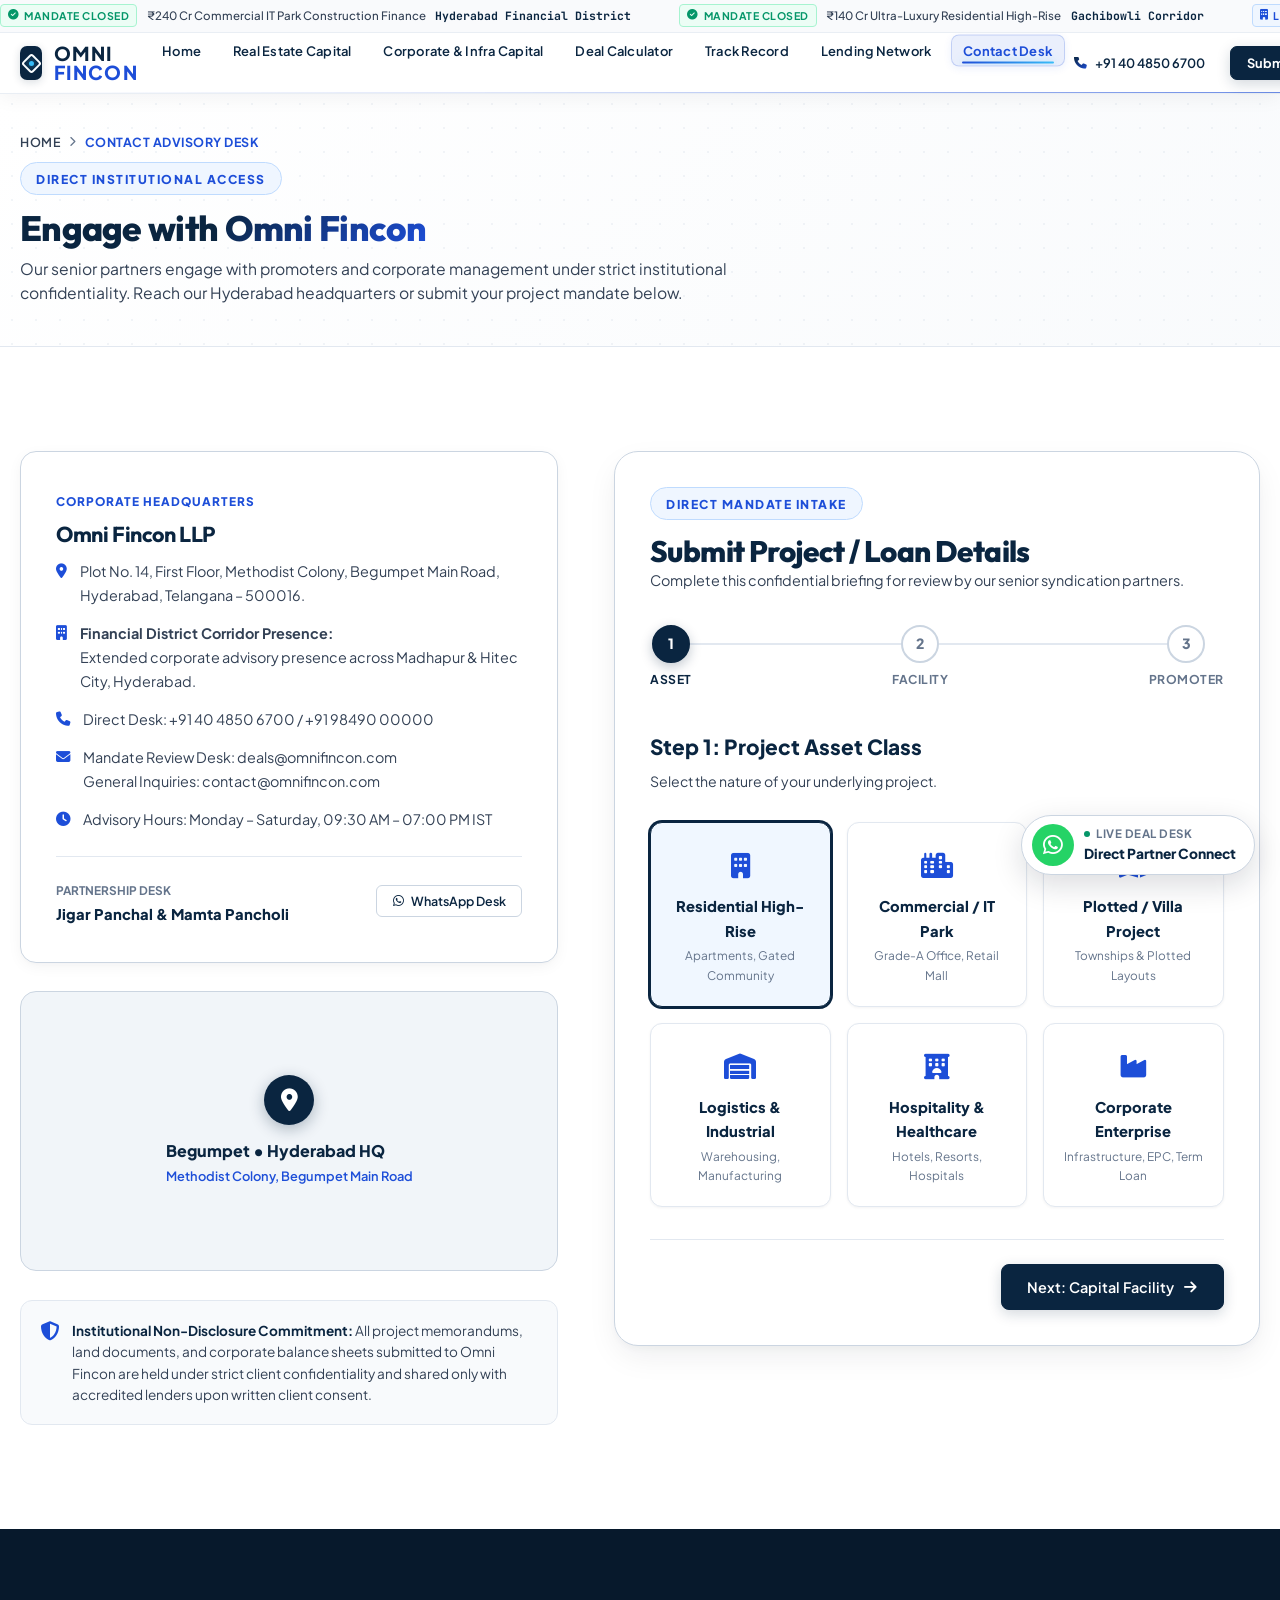
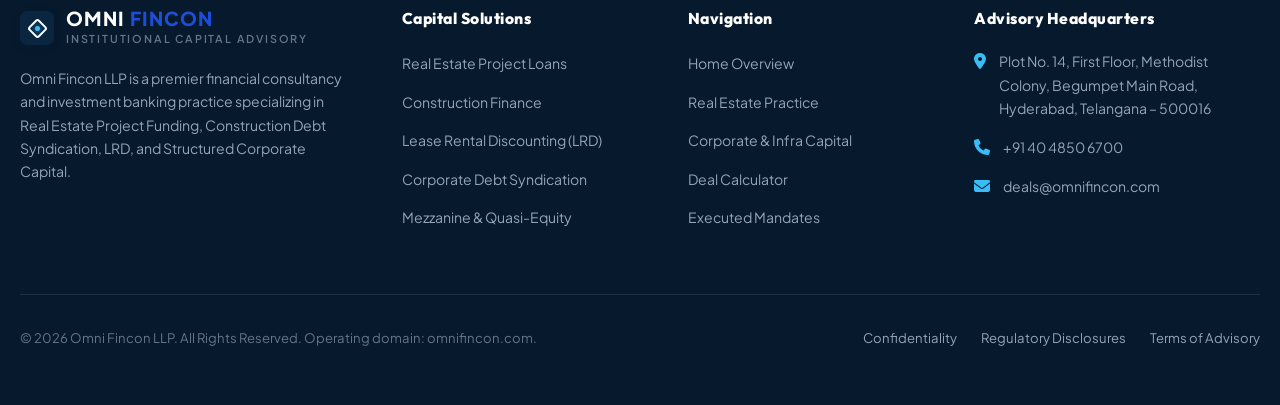
<file: contact.html>
<!DOCTYPE html>
<html lang="en">
<head>
  <meta charset="UTF-8">
  <meta name="viewport" content="width=device-width, initial-scale=1.0">
  <title>Contact Advisory Desk & Headquarters | Omni Fincon</title>
  <meta name="description" content="Connect with Omni Fincon LLP. Corporate headquarters in Begumpet and Madhapur, Hyderabad. Submit your confidential real estate or debt syndication mandate.">

  <!-- Google Fonts -->
  <link rel="preconnect" href="https://fonts.googleapis.com">
  <link rel="preconnect" href="https://fonts.gstatic.com" crossorigin>
  <link href="https://fonts.googleapis.com/css2?family=JetBrains+Mono:wght@400;600;700&family=Outfit:wght@400;500;600;700;800&family=Playfair+Display:ital,wght@0,600;1,400&family=Plus+Jakarta+Sans:wght@300;400;500;600;700&display=swap" rel="stylesheet">

  <!-- FontAwesome Icons -->
  <link rel="stylesheet" href="https://cdnjs.cloudflare.com/ajax/libs/font-awesome/6.5.1/css/all.min.css">
  <link rel="stylesheet" href="style.css">
</head>
<body>

  <!-- Fixed Master Header Wrapper (Sticky Ticker + Dynamic Nav Header) -->
  <div class="header-master-wrapper">
    <!-- Live Market & Transaction Ticker -->
    <div class="ticker-bar" aria-label="Live Market and Mandate Activity Ticker">
      <div class="ticker-inner">
        <!-- Live Mandate Cycle Set 1 -->
        <div class="ticker-item">
          <span class="ticker-tag green"><i class="fa-solid fa-circle-check"></i> MANDATE CLOSED</span>
          <span>₹240 Cr Commercial IT Park Construction Finance</span>
          <span class="ticker-val">Hyderabad Financial District</span>
        </div>
        <div class="ticker-item">
          <span class="ticker-tag green"><i class="fa-solid fa-circle-check"></i> MANDATE CLOSED</span>
          <span>₹140 Cr Ultra-Luxury Residential High-Rise</span>
          <span class="ticker-val">Gachibowli Corridor</span>
        </div>
        <div class="ticker-item">
          <span class="ticker-tag"><i class="fa-solid fa-building"></i> LRD SYNDICATION</span>
          <span>₹110 Cr Grade-A Office Lease Rental Discounting</span>
          <span class="ticker-val">Sanctioned @ 8.85%</span>
        </div>
        <div class="ticker-item">
          <span class="ticker-tag green"><i class="fa-solid fa-circle-check"></i> MANDATE CLOSED</span>
          <span>₹85 Cr Mezzanine Growth Capital for Township Developer</span>
          <span class="ticker-val">AIF-Structured</span>
        </div>
        <div class="ticker-item">
          <span class="ticker-tag green"><i class="fa-solid fa-circle-check"></i> MANDATE CLOSED</span>
          <span>₹165 Cr Balance Sheet Refinancing & High-Cost Debt Takeover</span>
          <span class="ticker-val">EPC Infrastructure Conglomerate</span>
        </div>
        <div class="ticker-item">
          <span class="ticker-tag"><i class="fa-solid fa-chart-line"></i> CAPITAL BENCHMARK</span>
          <span>Construction Finance Benchmark Range</span>
          <span class="ticker-val">10.50% - 12.25%</span>
        </div>
        <div class="ticker-item">
          <span class="ticker-tag green"><i class="fa-solid fa-circle-check"></i> MANDATE CLOSED</span>
          <span>₹175 Cr Industrial Logistics Park Debt Facility</span>
          <span class="ticker-val">Shamshabad Aero Hub</span>
        </div>
        <div class="ticker-item">
          <span class="ticker-tag green"><i class="fa-solid fa-circle-check"></i> MANDATE CLOSED</span>
          <span>₹95 Cr Senior Secured Debt for Mixed-Use Development</span>
          <span class="ticker-val">HITEC City Extension</span>
        </div>

        <!-- Live Mandate Cycle Set 2 (Identical mirror sequence for seamless perpetual scroll) -->
        <div class="ticker-item">
          <span class="ticker-tag green"><i class="fa-solid fa-circle-check"></i> MANDATE CLOSED</span>
          <span>₹240 Cr Commercial IT Park Construction Finance</span>
          <span class="ticker-val">Hyderabad Financial District</span>
        </div>
        <div class="ticker-item">
          <span class="ticker-tag green"><i class="fa-solid fa-circle-check"></i> MANDATE CLOSED</span>
          <span>₹140 Cr Ultra-Luxury Residential High-Rise</span>
          <span class="ticker-val">Gachibowli Corridor</span>
        </div>
        <div class="ticker-item">
          <span class="ticker-tag"><i class="fa-solid fa-building"></i> LRD SYNDICATION</span>
          <span>₹110 Cr Grade-A Office Lease Rental Discounting</span>
          <span class="ticker-val">Sanctioned @ 8.85%</span>
        </div>
        <div class="ticker-item">
          <span class="ticker-tag green"><i class="fa-solid fa-circle-check"></i> MANDATE CLOSED</span>
          <span>₹85 Cr Mezzanine Growth Capital for Township Developer</span>
          <span class="ticker-val">AIF-Structured</span>
        </div>
        <div class="ticker-item">
          <span class="ticker-tag green"><i class="fa-solid fa-circle-check"></i> MANDATE CLOSED</span>
          <span>₹165 Cr Balance Sheet Refinancing & High-Cost Debt Takeover</span>
          <span class="ticker-val">EPC Infrastructure Conglomerate</span>
        </div>
        <div class="ticker-item">
          <span class="ticker-tag"><i class="fa-solid fa-chart-line"></i> CAPITAL BENCHMARK</span>
          <span>Construction Finance Benchmark Range</span>
          <span class="ticker-val">10.50% - 12.25%</span>
        </div>
        <div class="ticker-item">
          <span class="ticker-tag green"><i class="fa-solid fa-circle-check"></i> MANDATE CLOSED</span>
          <span>₹175 Cr Industrial Logistics Park Debt Facility</span>
          <span class="ticker-val">Shamshabad Aero Hub</span>
        </div>
        <div class="ticker-item">
          <span class="ticker-tag green"><i class="fa-solid fa-circle-check"></i> MANDATE CLOSED</span>
          <span>₹95 Cr Senior Secured Debt for Mixed-Use Development</span>
          <span class="ticker-val">HITEC City Extension</span>
        </div>
      </div>
    </div>

    <!-- Site Navigation Header -->
    <header class="site-header">
      <div class="container nav-container">
        <!-- Brand Logo -->
        <a href="index.html" class="brand-logo">
          <div class="logo-symbol">
            <div class="brand-symbol-dot"></div>
          </div>
          <div class="brand-text">
            <div class="brand-name">OMNI <span>FINCON</span></div>
          </div>
        </a>

        <!-- Desktop Navigation Menu (Standardized across all pages including Home) -->
        <ul class="nav-menu">
          <li><a href="index.html" class="nav-link">Home</a></li>
          <li><a href="real-estate-finance.html" class="nav-link">Real Estate Capital</a></li>
          <li><a href="investment-banking.html" class="nav-link">Corporate &amp; Infra Capital</a></li>
          <li><a href="index.html#calculator" class="nav-link">Deal Calculator</a></li>
          <li><a href="index.html#track-record" class="nav-link">Track Record</a></li>
          <li><a href="index.html#institutional-network" class="nav-link">Lending Network</a></li>
          <li><a href="contact.html" class="nav-link">Contact Desk</a></li>
        </ul>

        <!-- Nav Action CTAs -->
        <div class="nav-actions">
          <a href="tel:+914048506700" class="phone-quick">
            <i class="fa-solid fa-phone text-gold"></i>
            <span>+91 40 4850 6700</span>
          </a>
          <a href="contact.html#submit-mandate" class="btn btn-gold btn-sm">
            <span>Submit Mandate</span>
            <i class="fa-solid fa-arrow-right"></i>
          </a>
          <button class="mobile-toggle" aria-label="Toggle navigation">
            <i class="fa-solid fa-bars"></i>
          </button>
        </div>
      </div>
    </header>
  </div>

  <!-- Page Hero Banner -->
  <section class="page-hero contact-hero">
    <div class="container">
      <div class="breadcrumbs">
        <a href="index.html">Home</a>
        <i class="fa-solid fa-chevron-right" style="font-size: 0.65rem;"></i>
        <span class="current">Contact Advisory Desk</span>
      </div>

      <span class="section-tag">Direct Institutional Access</span>
      <h1 class="page-title">
        Engage with <span class="text-gradient-gold">Omni Fincon</span>
      </h1>
      <p class="page-intro">
        Our senior partners engage with promoters and corporate management under strict institutional confidentiality. Reach our Hyderabad headquarters or submit your project mandate below.
      </p>
    </div>
  </section>

  <!-- Contact & Mandate Submission Section -->
  <section class="section" id="submit-mandate">
    <div class="container">
      <div class="contact-split-grid">
        <!-- Left: Corporate Offices & Partner Desk -->
        <div class="contact-info-panel">
          <div class="office-hub-box">
            <span class="office-hub-badge">Corporate Headquarters</span>
            <h3>Omni Fincon LLP</h3>
            
            <div class="office-detail-row">
              <i class="fa-solid fa-location-dot"></i>
              <div>
                Plot No. 14, First Floor, Methodist Colony, Begumpet Main Road, Hyderabad, Telangana – 500016.
              </div>
            </div>

            <div class="office-detail-row">
              <i class="fa-solid fa-building"></i>
              <div>
                <strong>Financial District Corridor Presence:</strong><br>
                Extended corporate advisory presence across Madhapur & Hitec City, Hyderabad.
              </div>
            </div>

            <div class="office-detail-row">
              <i class="fa-solid fa-phone"></i>
              <div>
                Direct Desk: +91 40 4850 6700 / +91 98490 00000
              </div>
            </div>

            <div class="office-detail-row">
              <i class="fa-solid fa-envelope"></i>
              <div>
                Mandate Review Desk: deals@omnifincon.com<br>
                General Inquiries: contact@omnifincon.com
              </div>
            </div>

            <div class="office-detail-row">
              <i class="fa-solid fa-clock"></i>
              <div>
                Advisory Hours: Monday – Saturday, 09:30 AM – 07:00 PM IST
              </div>
            </div>

            <div style="margin-top: 1.5rem; padding-top: 1.2rem; border-top: 1px solid var(--border-light); display: flex; justify-content: space-between; align-items: center;">
              <div>
                <span style="font-size: 0.74rem; color: var(--text-muted); text-transform: uppercase; font-weight: 700;">Partnership Desk</span>
                <div style="font-size: 0.92rem; font-weight: 800; color: var(--brand-navy);">Jigar Panchal & Mamta Pancholi</div>
              </div>
              <a href="https://wa.me/919849000000" target="_blank" class="btn btn-outline-gold btn-sm">
                <i class="fa-brands fa-whatsapp"></i> WhatsApp Desk
              </a>
            </div>
          </div>

          <!-- Stylized Dark Map Visualizer -->
          <div class="map-canvas-box">
            <div class="map-pin-pulse">
              <div class="map-pin-icon">
                <i class="fa-solid fa-location-dot"></i>
              </div>
              <div style="font-size: 1rem; font-weight: 800; color: var(--brand-navy); margin-bottom: 2px;">Begumpet • Hyderabad HQ</div>
              <div style="font-size: 0.8rem; color: var(--brand-blue); font-weight: 600;">Methodist Colony, Begumpet Main Road</div>
            </div>
          </div>

          <!-- Confidentiality Guarantee -->
          <div style="background: var(--bg-surface-alt); border: 1px solid var(--border-light); border-radius: 12px; padding: 1.2rem; display: flex; gap: 0.8rem; align-items: flex-start;">
            <i class="fa-solid fa-shield-halved" style="color: var(--brand-blue); font-size: 1.2rem; margin-top: 2px;"></i>
            <div style="font-size: 0.85rem; color: var(--text-secondary); line-height: 1.55;">
              <strong style="color: var(--brand-navy);">Institutional Non-Disclosure Commitment:</strong> All project memorandums, land documents, and corporate balance sheets submitted to Omni Fincon are held under strict client confidentiality and shared only with accredited lenders upon written client consent.
            </div>
          </div>
        </div>

        <!-- Right: Mandate Intake Form -->
        <div>
          <div class="mandate-form-container" style="padding: 2.2rem; box-shadow: var(--shadow-lg);">
            <div class="section-header" style="text-align: left; margin-bottom: 2rem;">
              <span class="section-tag">Direct Mandate Intake</span>
              <h2 style="font-size: 1.85rem; font-weight: 800; color: var(--brand-navy);">Submit Project / Loan Details</h2>
              <p style="font-size: 0.9rem; color: var(--text-secondary);">
                Complete this confidential briefing for review by our senior syndication partners.
              </p>
            </div>

            <!-- Wizard Steps Header -->
            <div class="wizard-steps-header">
              <div class="step-indicator active" data-step-indicator="1">
                <div class="step-circle">1</div>
                <div class="step-label">Asset</div>
              </div>
              <div class="step-indicator" data-step-indicator="2">
                <div class="step-circle">2</div>
                <div class="step-label">Facility</div>
              </div>
              <div class="step-indicator" data-step-indicator="3">
                <div class="step-circle">3</div>
                <div class="step-label">Promoter</div>
              </div>
            </div>

            <!-- Step 1 -->
            <div class="wizard-panel active" data-step="1">
              <div class="form-group-title">Step 1: Project Asset Class</div>
              <div class="form-group-desc">Select the nature of your underlying project.</div>

              <div class="form-selection-grid">
                <div class="select-card selected" data-value="residential">
                  <div class="select-card-icon"><i class="fa-solid fa-building"></i></div>
                  <div class="select-card-name">Residential High-Rise</div>
                  <div class="select-card-sub">Apartments, Gated Community</div>
                </div>
                <div class="select-card" data-value="commercial">
                  <div class="select-card-icon"><i class="fa-solid fa-city"></i></div>
                  <div class="select-card-name">Commercial / IT Park</div>
                  <div class="select-card-sub">Grade-A Office, Retail Mall</div>
                </div>
                <div class="select-card" data-value="plotted">
                  <div class="select-card-icon"><i class="fa-solid fa-map-location-dot"></i></div>
                  <div class="select-card-name">Plotted / Villa Project</div>
                  <div class="select-card-sub">Townships & Plotted Layouts</div>
                </div>
                <div class="select-card" data-value="logistics">
                  <div class="select-card-icon"><i class="fa-solid fa-warehouse"></i></div>
                  <div class="select-card-name">Logistics & Industrial</div>
                  <div class="select-card-sub">Warehousing, Manufacturing</div>
                </div>
                <div class="select-card" data-value="hospitality">
                  <div class="select-card-icon"><i class="fa-solid fa-hotel"></i></div>
                  <div class="select-card-name">Hospitality & Healthcare</div>
                  <div class="select-card-sub">Hotels, Resorts, Hospitals</div>
                </div>
                <div class="select-card" data-value="corporate">
                  <div class="select-card-icon"><i class="fa-solid fa-industry"></i></div>
                  <div class="select-card-name">Corporate Enterprise</div>
                  <div class="select-card-sub">Infrastructure, EPC, Term Loan</div>
                </div>
              </div>

              <div class="wizard-nav-btns" style="justify-content: flex-end;">
                <button class="btn btn-gold btn-wizard-next">
                  <span>Next: Capital Facility</span>
                  <i class="fa-solid fa-arrow-right"></i>
                </button>
              </div>
            </div>

            <!-- Step 2 -->
            <div class="wizard-panel" data-step="2">
              <div class="form-group-title">Step 2: Desired Capital Facility</div>
              <div class="form-group-desc">Specify loan requirements and current approval stage.</div>

              <div class="form-row-2">
                <div class="form-field">
                  <label>Financing Structure Needed *</label>
                  <select class="form-select" id="mandate-facility-type">
                    <option value="cf">Construction Finance / Project Loan</option>
                    <option value="lrd">Lease Rental Discounting (LRD)</option>
                    <option value="mezz">Mezzanine / Structured Debt</option>
                    <option value="land">Land Equity / Plotted Acquisition</option>
                    <option value="takeover">High-Cost Debt Refinancing / Takeover</option>
                    <option value="pe">Private Equity / Joint Venture (JV)</option>
                  </select>
                </div>
                <div class="form-field">
                  <label>Approval & Execution Stage *</label>
                  <select class="form-select" id="mandate-stage">
                    <option value="rera">RERA Approved & Ready to Launch</option>
                    <option value="under_construction">Active Construction (Plinth / Slab level)</option>
                    <option value="approvals">Municipal Sanctions in Progress</option>
                    <option value="ready">Completed / Occupancy Certificate (OC) Stage</option>
                    <option value="land">Land Acquisition Stage</option>
                  </select>
                </div>
              </div>

              <div class="form-row-2">
                <div class="form-field">
                  <label>Estimated Project Cost (Crores INR) *</label>
                  <input type="number" class="form-input" id="mandate-project-cost" placeholder="e.g. 150">
                </div>
                <div class="form-field">
                  <label>Desired Debt Amount (Crores INR) *</label>
                  <input type="number" class="form-input" id="mandate-capital-req" placeholder="e.g. 90">
                </div>
              </div>

              <div class="wizard-nav-btns">
                <button class="btn btn-glass btn-wizard-prev">
                  <i class="fa-solid fa-arrow-left"></i> <span>Back</span>
                </button>
                <button class="btn btn-gold btn-wizard-next">
                  <span>Next: Promoter Details</span>
                  <i class="fa-solid fa-arrow-right"></i>
                </button>
              </div>
            </div>

            <!-- Step 3 -->
            <div class="wizard-panel" data-step="3">
              <div class="form-group-title">Step 3: Promoter & Entity Verification</div>
              <div class="form-group-desc">Direct details for senior partner communication.</div>

              <div class="form-row-2">
                <div class="form-field">
                  <label>Promoter / Director Name *</label>
                  <input type="text" class="form-input" id="mandate-promoter-name" placeholder="Full Name" required>
                </div>
                <div class="form-field">
                  <label>Development Entity Name *</label>
                  <input type="text" class="form-input" id="mandate-entity-name" placeholder="Company Name" required>
                </div>
              </div>

              <div class="form-row-2">
                <div class="form-field">
                  <label>Official Email Address *</label>
                  <input type="email" class="form-input" id="mandate-email" placeholder="name@company.com" required>
                </div>
                <div class="form-field">
                  <label>Direct Mobile / WhatsApp Contact *</label>
                  <input type="tel" class="form-input" id="mandate-phone" placeholder="+91 98765 43210" required>
                </div>
              </div>

              <div class="form-row-2">
                <div class="form-field">
                  <label>Project Location / City *</label>
                  <input type="text" class="form-input" id="mandate-city" placeholder="e.g. Hyderabad (Kokapet / Neopolis)">
                </div>
                <div class="form-field">
                  <label>Target Turnaround Timeline</label>
                  <select class="form-select" id="mandate-urgency">
                    <option value="immediate">Urgent (Within 30 Days)</option>
                    <option value="standard">Standard (30 - 60 Days)</option>
                    <option value="planning">Forward Planning (Next Quarter)</option>
                  </select>
                </div>
              </div>

              <div class="form-field">
                <label>Brief Project Notes / Specific Structuring Needs (Optional)</label>
                <textarea class="form-textarea" id="mandate-notes" placeholder="Mention total land extent, built-up area (BUA), projected top-line revenue, or existing bank liabilities..."></textarea>
              </div>

              <div class="wizard-nav-btns">
                <button class="btn btn-glass btn-wizard-prev">
                  <i class="fa-solid fa-arrow-left"></i> <span>Back</span>
                </button>
                <button class="btn btn-gold" id="wizard-submit-btn">
                  <i class="fa-solid fa-shield-halved"></i>
                  <span>Submit Mandate Confidentially</span>
                </button>
              </div>
            </div>
          </div>
        </div>
      </div>
    </div>
  </section>

  <!-- Site Footer -->
  <footer class="site-footer" data-header-theme="dark">
    <div class="container">
      <div class="footer-grid">
        <div class="footer-brand">
          <div class="brand-logo" style="margin-bottom: 1rem;">
            <div class="logo-symbol">
              <div class="brand-symbol-dot"></div>
            </div>
            <div class="brand-text">
              <div class="brand-name">OMNI <span>FINCON</span></div>
              <div class="brand-tagline">Institutional Capital Advisory</div>
            </div>
          </div>
          <p>
            Omni Fincon LLP is a premier financial consultancy and investment banking practice specializing in Real Estate Project Funding, Construction Debt Syndication, LRD, and Structured Corporate Capital.
          </p>
        </div>

        <div class="footer-col">
          <h4>Capital Solutions</h4>
          <ul class="footer-links">
            <li><a href="real-estate-finance.html">Real Estate Project Loans</a></li>
            <li><a href="real-estate-finance.html">Construction Finance</a></li>
            <li><a href="real-estate-finance.html">Lease Rental Discounting (LRD)</a></li>
            <li><a href="investment-banking.html">Corporate Debt Syndication</a></li>
            <li><a href="investment-banking.html">Mezzanine & Quasi-Equity</a></li>
          </ul>
        </div>

        <div class="footer-col">
          <h4>Navigation</h4>
          <ul class="footer-links">
            <li><a href="index.html">Home Overview</a></li>
            <li><a href="real-estate-finance.html">Real Estate Practice</a></li>
            <li><a href="investment-banking.html">Corporate &amp; Infra Capital</a></li>
            <li><a href="index.html#calculator">Deal Calculator</a></li>
            <li><a href="index.html#track-record">Executed Mandates</a></li>
          </ul>
        </div>

        <div class="footer-col">
          <h4>Advisory Headquarters</h4>
          <div class="footer-contact-item">
            <i class="fa-solid fa-location-dot"></i>
            <span>Plot No. 14, First Floor, Methodist Colony, Begumpet Main Road, Hyderabad, Telangana – 500016</span>
          </div>
          <div class="footer-contact-item">
            <i class="fa-solid fa-phone"></i>
            <span>+91 40 4850 6700</span>
          </div>
          <div class="footer-contact-item">
            <i class="fa-solid fa-envelope"></i>
            <span>deals@omnifincon.com</span>
          </div>
        </div>
      </div>

      <div class="footer-bottom">
        <div>© 2026 Omni Fincon LLP. All Rights Reserved. Operating domain: <a href="https://omnifincon.com" style="color: var(--gold-light);">omnifincon.com</a>.</div>
        <div class="footer-bottom-links">
          <a href="#">Confidentiality</a>
          <a href="#">Regulatory Disclosures</a>
          <a href="#">Terms of Advisory</a>
        </div>
      </div>
    </div>
  </footer>

  <!-- Floating WhatsApp Concierge -->
  <a href="https://wa.me/919849000000?text=Hello%20Omni%20Fincon%2C%20I%20would%20like%20to%20discuss%20a%20project%20financing%20mandate." target="_blank" class="floating-concierge" aria-label="Direct WhatsApp Concierge">
    <div class="concierge-avatar">
      <i class="fa-brands fa-whatsapp"></i>
    </div>
    <div class="concierge-text">
      <div class="concierge-title"><span></span> Live Deal Desk</div>
      <div class="concierge-subtitle">Direct Partner Connect</div>
    </div>
  </a>

  <!-- Script -->
  <script src="script.js"></script>
</body>
</html>
</file>
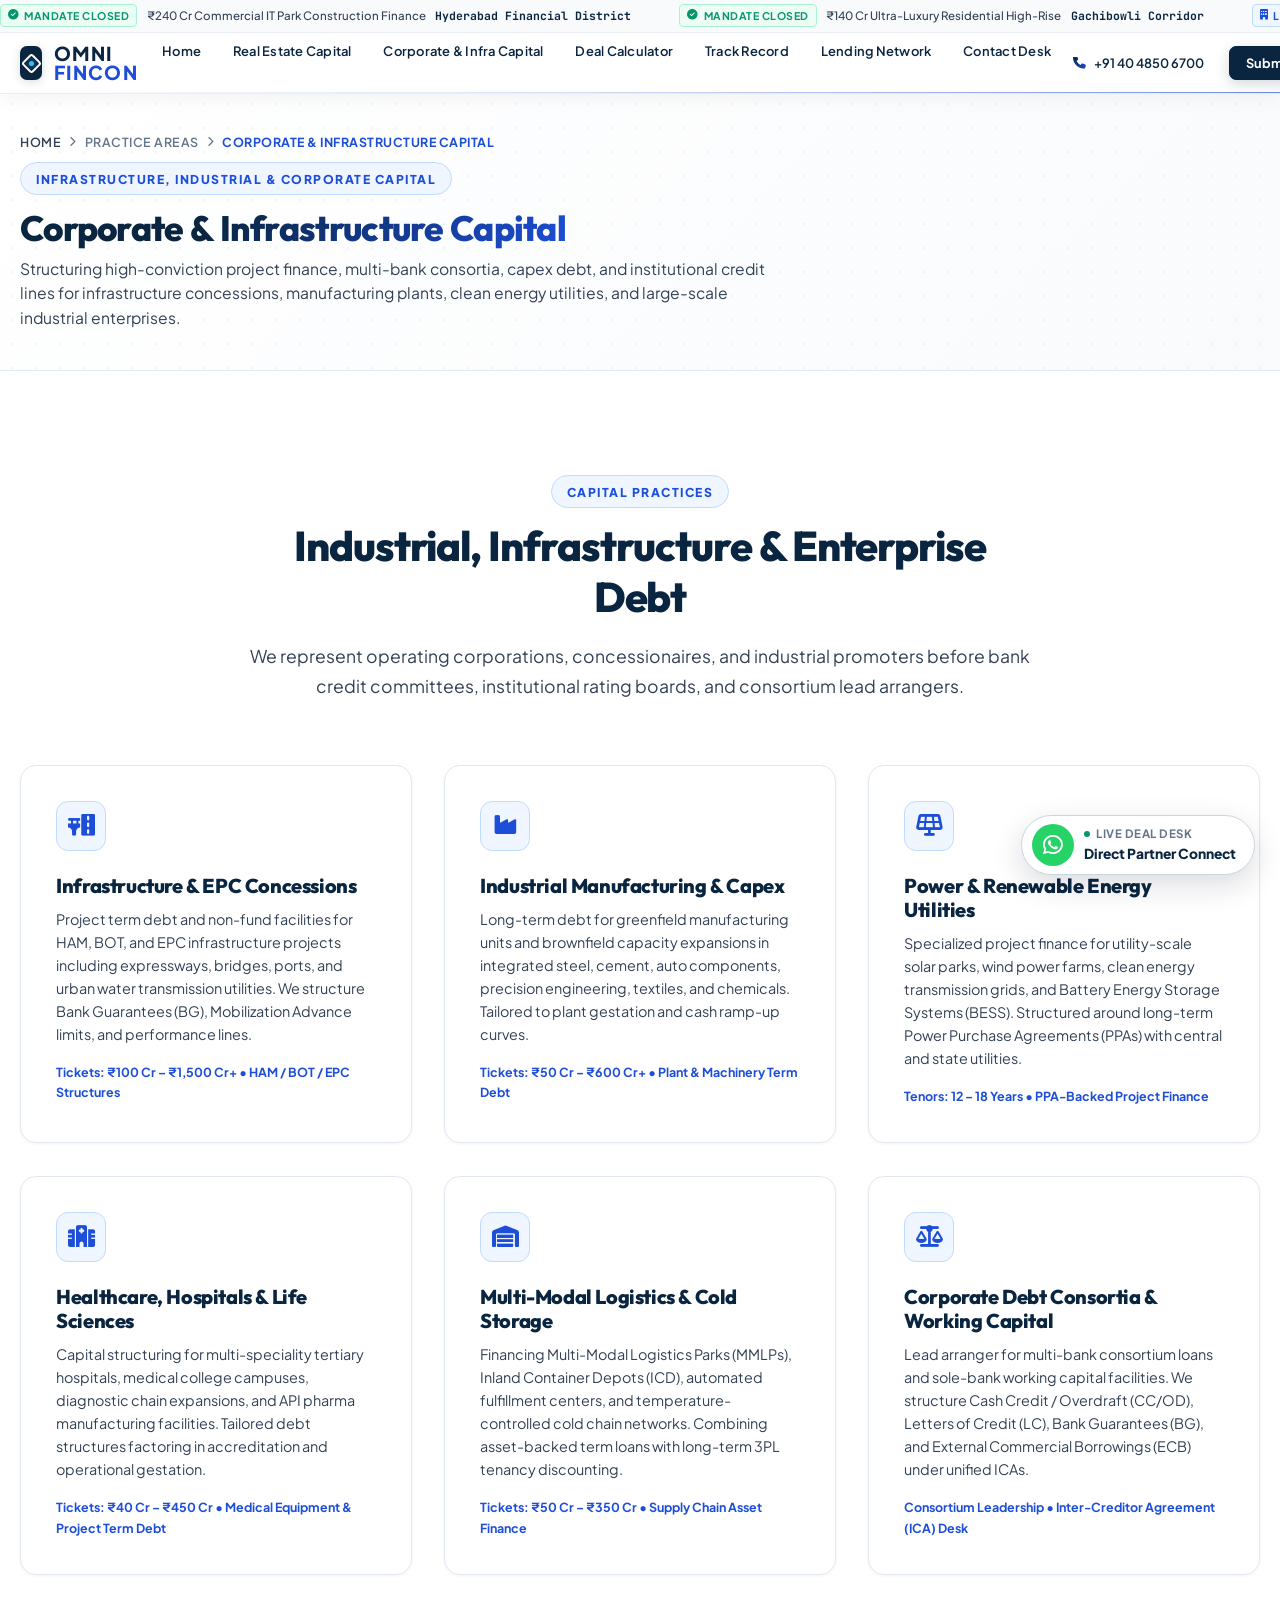
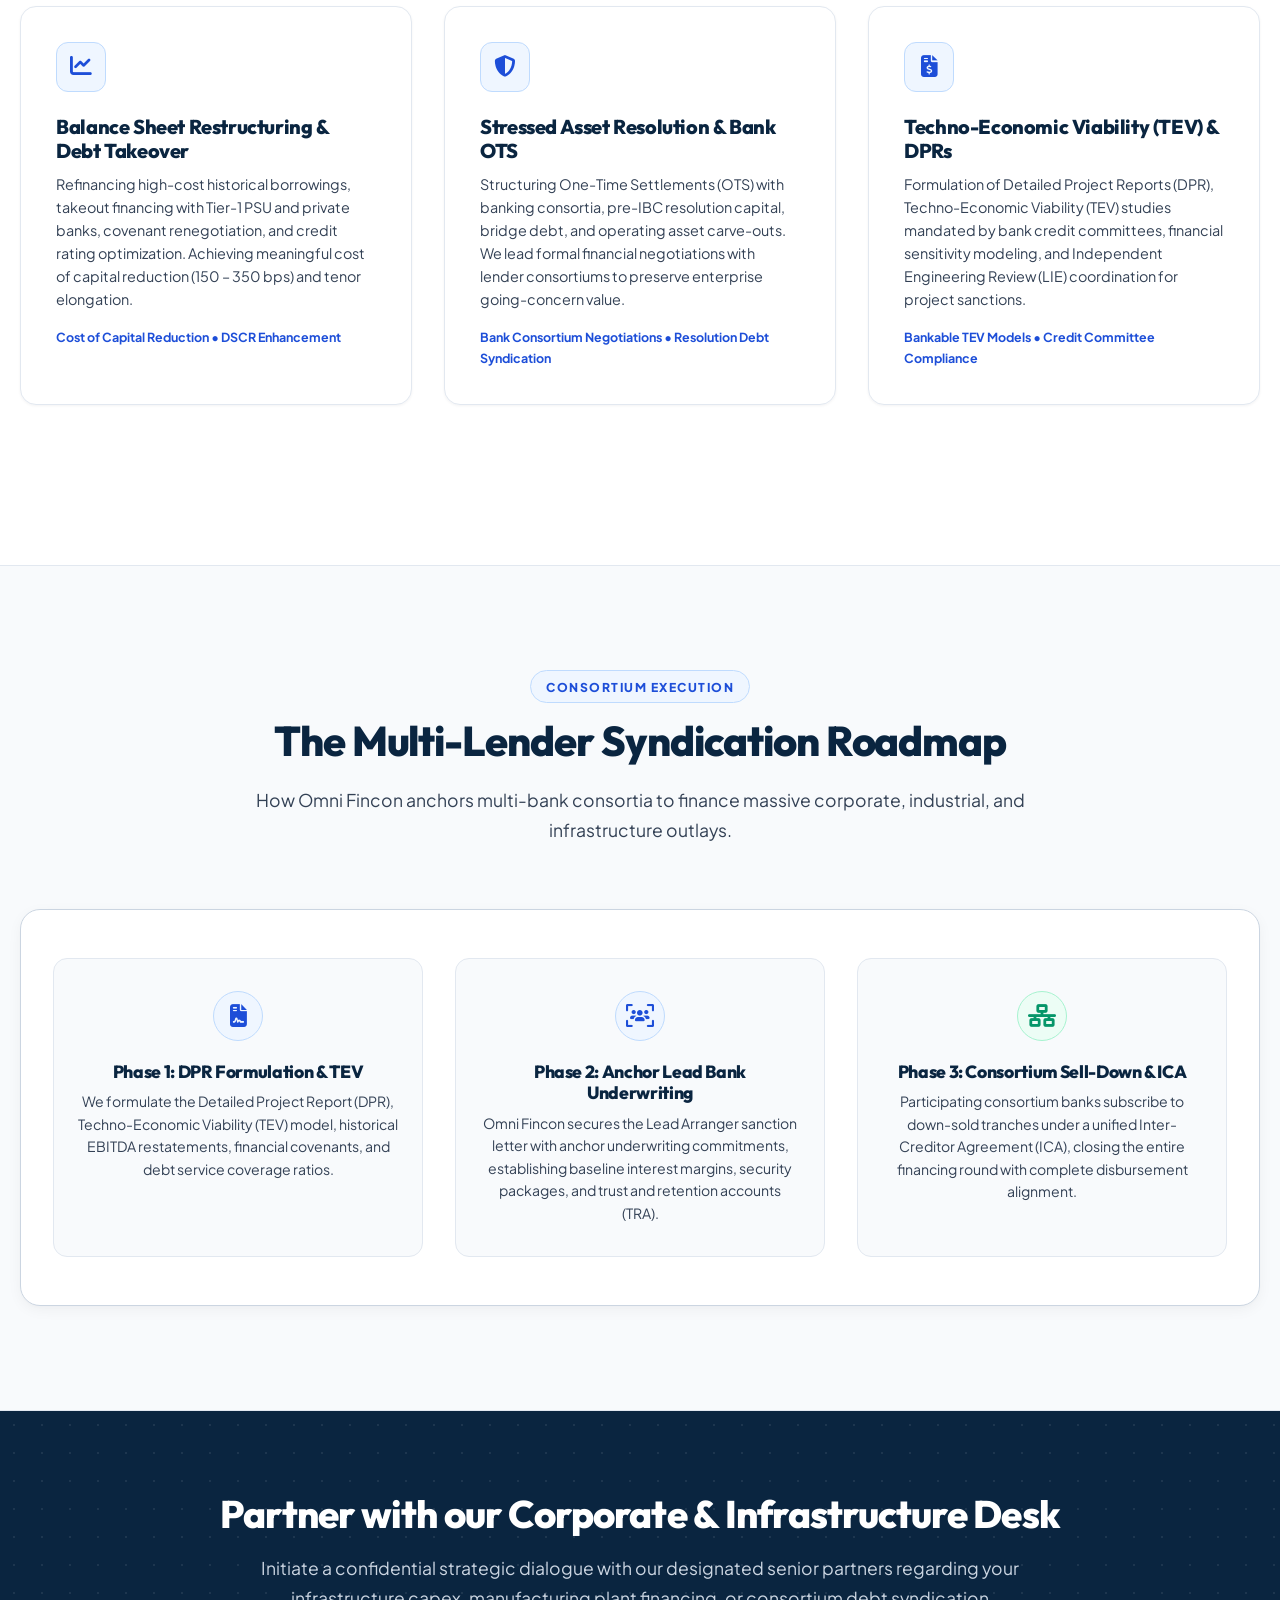
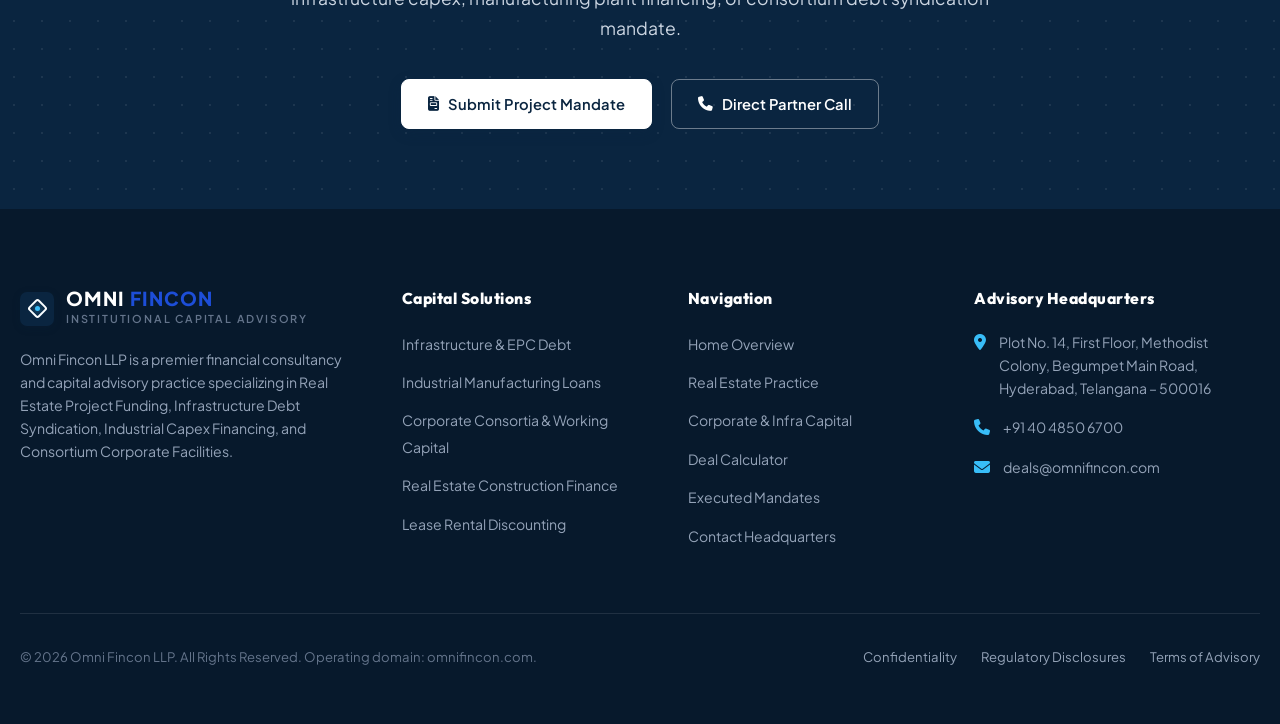
<file: corporate-finance.html>
<!DOCTYPE html>
<html lang="en">
<head>
  <meta charset="UTF-8">
  <meta name="viewport" content="width=device-width, initial-scale=1.0">
  <title>Corporate & Infrastructure Capital • Debt Syndication | Omni Fincon</title>
  <meta name="description" content="Omni Fincon syndicates large-ticket corporate debt, multi-bank consortium facilities, and project capital for Infrastructure, Industrial Manufacturing, Clean Energy, Healthcare, and Logistics Enterprises.">
  <meta name="keywords" content="Corporate Debt Syndication, Infrastructure Project Finance India, Industrial Capex Funding, Consortium Banking, EPC Project Loans, Renewable Energy Financing, Hospital Project Funding, Omni Fincon">

  <!-- Google Fonts -->
  <link rel="preconnect" href="https://fonts.googleapis.com">
  <link rel="preconnect" href="https://fonts.gstatic.com" crossorigin>
  <link href="https://fonts.googleapis.com/css2?family=JetBrains+Mono:wght@400;600;700&family=Outfit:wght@400;500;600;700;800&family=Playfair+Display:ital,wght@0,600;1,400&family=Plus+Jakarta+Sans:wght@300;400;500;600;700&display=swap" rel="stylesheet">

  <!-- FontAwesome Icons -->
  <link rel="stylesheet" href="https://cdnjs.cloudflare.com/ajax/libs/font-awesome/6.5.1/css/all.min.css">
  <link rel="stylesheet" href="style.css">
</head>
<body>

  <!-- Fixed Master Header Wrapper (Sticky Ticker + Dynamic Nav Header) -->
  <div class="header-master-wrapper">
    <!-- Live Market & Transaction Ticker -->
    <div class="ticker-bar" aria-label="Live Market and Mandate Activity Ticker">
      <div class="ticker-inner">
        <!-- Live Mandate Cycle Set 1 -->
        <div class="ticker-item">
          <span class="ticker-tag green"><i class="fa-solid fa-circle-check"></i> MANDATE CLOSED</span>
          <span>₹240 Cr Commercial IT Park Construction Finance</span>
          <span class="ticker-val">Hyderabad Financial District</span>
        </div>
        <div class="ticker-item">
          <span class="ticker-tag green"><i class="fa-solid fa-circle-check"></i> MANDATE CLOSED</span>
          <span>₹140 Cr Ultra-Luxury Residential High-Rise</span>
          <span class="ticker-val">Gachibowli Corridor</span>
        </div>
        <div class="ticker-item">
          <span class="ticker-tag"><i class="fa-solid fa-building"></i> LRD SYNDICATION</span>
          <span>₹110 Cr Grade-A Office Lease Rental Discounting</span>
          <span class="ticker-val">Sanctioned @ 8.85%</span>
        </div>
        <div class="ticker-item">
          <span class="ticker-tag green"><i class="fa-solid fa-circle-check"></i> MANDATE CLOSED</span>
          <span>₹85 Cr Mezzanine Growth Capital for Township Developer</span>
          <span class="ticker-val">AIF-Structured</span>
        </div>
        <div class="ticker-item">
          <span class="ticker-tag green"><i class="fa-solid fa-circle-check"></i> MANDATE CLOSED</span>
          <span>₹165 Cr Balance Sheet Refinancing & High-Cost Debt Takeover</span>
          <span class="ticker-val">EPC Infrastructure Conglomerate</span>
        </div>
        <div class="ticker-item">
          <span class="ticker-tag"><i class="fa-solid fa-chart-line"></i> CAPITAL BENCHMARK</span>
          <span>Construction Finance Benchmark Range</span>
          <span class="ticker-val">10.50% - 12.25%</span>
        </div>
        <div class="ticker-item">
          <span class="ticker-tag green"><i class="fa-solid fa-circle-check"></i> MANDATE CLOSED</span>
          <span>₹175 Cr Industrial Logistics Park Debt Facility</span>
          <span class="ticker-val">Shamshabad Aero Hub</span>
        </div>
        <div class="ticker-item">
          <span class="ticker-tag green"><i class="fa-solid fa-circle-check"></i> MANDATE CLOSED</span>
          <span>₹95 Cr Senior Secured Debt for Mixed-Use Development</span>
          <span class="ticker-val">HITEC City Extension</span>
        </div>

        <!-- Live Mandate Cycle Set 2 (Identical mirror sequence for seamless perpetual scroll) -->
        <div class="ticker-item">
          <span class="ticker-tag green"><i class="fa-solid fa-circle-check"></i> MANDATE CLOSED</span>
          <span>₹240 Cr Commercial IT Park Construction Finance</span>
          <span class="ticker-val">Hyderabad Financial District</span>
        </div>
        <div class="ticker-item">
          <span class="ticker-tag green"><i class="fa-solid fa-circle-check"></i> MANDATE CLOSED</span>
          <span>₹140 Cr Ultra-Luxury Residential High-Rise</span>
          <span class="ticker-val">Gachibowli Corridor</span>
        </div>
        <div class="ticker-item">
          <span class="ticker-tag"><i class="fa-solid fa-building"></i> LRD SYNDICATION</span>
          <span>₹110 Cr Grade-A Office Lease Rental Discounting</span>
          <span class="ticker-val">Sanctioned @ 8.85%</span>
        </div>
        <div class="ticker-item">
          <span class="ticker-tag green"><i class="fa-solid fa-circle-check"></i> MANDATE CLOSED</span>
          <span>₹85 Cr Mezzanine Growth Capital for Township Developer</span>
          <span class="ticker-val">AIF-Structured</span>
        </div>
        <div class="ticker-item">
          <span class="ticker-tag green"><i class="fa-solid fa-circle-check"></i> MANDATE CLOSED</span>
          <span>₹165 Cr Balance Sheet Refinancing & High-Cost Debt Takeover</span>
          <span class="ticker-val">EPC Infrastructure Conglomerate</span>
        </div>
        <div class="ticker-item">
          <span class="ticker-tag"><i class="fa-solid fa-chart-line"></i> CAPITAL BENCHMARK</span>
          <span>Construction Finance Benchmark Range</span>
          <span class="ticker-val">10.50% - 12.25%</span>
        </div>
        <div class="ticker-item">
          <span class="ticker-tag green"><i class="fa-solid fa-circle-check"></i> MANDATE CLOSED</span>
          <span>₹175 Cr Industrial Logistics Park Debt Facility</span>
          <span class="ticker-val">Shamshabad Aero Hub</span>
        </div>
        <div class="ticker-item">
          <span class="ticker-tag green"><i class="fa-solid fa-circle-check"></i> MANDATE CLOSED</span>
          <span>₹95 Cr Senior Secured Debt for Mixed-Use Development</span>
          <span class="ticker-val">HITEC City Extension</span>
        </div>
      </div>
    </div>

    <!-- Site Navigation Header -->
    <header class="site-header">
      <div class="container nav-container">
        <!-- Brand Logo -->
        <a href="index.html" class="brand-logo">
          <div class="logo-symbol">
            <div class="brand-symbol-dot"></div>
          </div>
          <div class="brand-text">
            <div class="brand-name">OMNI <span>FINCON</span></div>
          </div>
        </a>

        <!-- Desktop Navigation Menu (Standardized across all pages including Home) -->
        <ul class="nav-menu">
          <li><a href="index.html" class="nav-link">Home</a></li>
          <li><a href="real-estate-finance.html" class="nav-link">Real Estate Capital</a></li>
          <li><a href="investment-banking.html" class="nav-link">Corporate &amp; Infra Capital</a></li>
          <li><a href="index.html#calculator" class="nav-link">Deal Calculator</a></li>
          <li><a href="index.html#track-record" class="nav-link">Track Record</a></li>
          <li><a href="index.html#institutional-network" class="nav-link">Lending Network</a></li>
          <li><a href="contact.html" class="nav-link">Contact Desk</a></li>
        </ul>

        <!-- Nav Action CTAs -->
        <div class="nav-actions">
          <a href="tel:+914048506700" class="phone-quick">
            <i class="fa-solid fa-phone text-gold"></i>
            <span>+91 40 4850 6700</span>
          </a>
          <a href="contact.html#submit-mandate" class="btn btn-gold btn-sm">
            <span>Submit Mandate</span>
            <i class="fa-solid fa-arrow-right"></i>
          </a>
          <button class="mobile-toggle" aria-label="Toggle navigation">
            <i class="fa-solid fa-bars"></i>
          </button>
        </div>
      </div>
    </header>
  </div>

  <!-- Page Hero Banner -->
  <section class="page-hero ib-hero">
    <div class="container">
      <div class="breadcrumbs">
        <a href="index.html">Home</a>
        <i class="fa-solid fa-chevron-right" style="font-size: 0.65rem;"></i>
        <span>Practice Areas</span>
        <i class="fa-solid fa-chevron-right" style="font-size: 0.65rem;"></i>
        <span class="current">Corporate &amp; Infrastructure Capital</span>
      </div>

      <span class="section-tag">Infrastructure, Industrial &amp; Corporate Capital</span>
      <h1 class="page-title">
        Corporate &amp; <span class="text-gradient-gold">Infrastructure Capital</span>
      </h1>
      <p class="page-intro">
        Structuring high-conviction project finance, multi-bank consortia, capex debt, and institutional credit lines for infrastructure concessions, manufacturing plants, clean energy utilities, and large-scale industrial enterprises.
      </p>
    </div>
  </section>

  <!-- Practice Detail Section -->
  <section class="section">
    <div class="container">
      <div class="section-header">
        <span class="section-tag">Capital Practices</span>
        <h2 class="section-title">Industrial, Infrastructure &amp; Enterprise Debt</h2>
        <p class="section-subtitle">
          We represent operating corporations, concessionaires, and industrial promoters before bank credit committees, institutional rating boards, and consortium lead arrangers.
        </p>
      </div>

      <div class="spec-grid-3">
        <!-- 1 -->
        <div class="spec-card">
          <div class="spec-card-icon">
            <i class="fa-solid fa-road-bridge"></i>
          </div>
          <h3>Infrastructure &amp; EPC Concessions</h3>
          <p>
            Project term debt and non-fund facilities for HAM, BOT, and EPC infrastructure projects including expressways, bridges, ports, and urban water transmission utilities. We structure Bank Guarantees (BG), Mobilization Advance limits, and performance lines.
          </p>
          <div style="margin-top: 1rem; font-size: 0.78rem; color: var(--brand-blue); font-weight: 700;">
            Tickets: ₹100 Cr – ₹1,500 Cr+ • HAM / BOT / EPC Structures
          </div>
        </div>

        <!-- 2 -->
        <div class="spec-card">
          <div class="spec-card-icon">
            <i class="fa-solid fa-industry"></i>
          </div>
          <h3>Industrial Manufacturing &amp; Capex</h3>
          <p>
            Long-term debt for greenfield manufacturing units and brownfield capacity expansions in integrated steel, cement, auto components, precision engineering, textiles, and chemicals. Tailored to plant gestation and cash ramp-up curves.
          </p>
          <div style="margin-top: 1rem; font-size: 0.78rem; color: var(--brand-blue); font-weight: 700;">
            Tickets: ₹50 Cr – ₹600 Cr+ • Plant &amp; Machinery Term Debt
          </div>
        </div>

        <!-- 3 -->
        <div class="spec-card">
          <div class="spec-card-icon">
            <i class="fa-solid fa-solar-panel"></i>
          </div>
          <h3>Power &amp; Renewable Energy Utilities</h3>
          <p>
            Specialized project finance for utility-scale solar parks, wind power farms, clean energy transmission grids, and Battery Energy Storage Systems (BESS). Structured around long-term Power Purchase Agreements (PPAs) with central and state utilities.
          </p>
          <div style="margin-top: 1rem; font-size: 0.78rem; color: var(--brand-blue); font-weight: 700;">
            Tenors: 12 – 18 Years • PPA-Backed Project Finance
          </div>
        </div>

        <!-- 4 -->
        <div class="spec-card">
          <div class="spec-card-icon">
            <i class="fa-solid fa-hospital"></i>
          </div>
          <h3>Healthcare, Hospitals &amp; Life Sciences</h3>
          <p>
            Capital structuring for multi-speciality tertiary hospitals, medical college campuses, diagnostic chain expansions, and API pharma manufacturing facilities. Tailored debt structures factoring in accreditation and operational gestation.
          </p>
          <div style="margin-top: 1rem; font-size: 0.78rem; color: var(--brand-blue); font-weight: 700;">
            Tickets: ₹40 Cr – ₹450 Cr • Medical Equipment &amp; Project Term Debt
          </div>
        </div>

        <!-- 5 -->
        <div class="spec-card">
          <div class="spec-card-icon">
            <i class="fa-solid fa-warehouse"></i>
          </div>
          <h3>Multi-Modal Logistics &amp; Cold Storage</h3>
          <p>
            Financing Multi-Modal Logistics Parks (MMLPs), Inland Container Depots (ICD), automated fulfillment centers, and temperature-controlled cold chain networks. Combining asset-backed term loans with long-term 3PL tenancy discounting.
          </p>
          <div style="margin-top: 1rem; font-size: 0.78rem; color: var(--brand-blue); font-weight: 700;">
            Tickets: ₹50 Cr – ₹350 Cr • Supply Chain Asset Finance
          </div>
        </div>

        <!-- 6 -->
        <div class="spec-card">
          <div class="spec-card-icon">
            <i class="fa-solid fa-scale-balanced"></i>
          </div>
          <h3>Corporate Debt Consortia &amp; Working Capital</h3>
          <p>
            Lead arranger for multi-bank consortium loans and sole-bank working capital facilities. We structure Cash Credit / Overdraft (CC/OD), Letters of Credit (LC), Bank Guarantees (BG), and External Commercial Borrowings (ECB) under unified ICAs.
          </p>
          <div style="margin-top: 1rem; font-size: 0.78rem; color: var(--brand-blue); font-weight: 700;">
            Consortium Leadership • Inter-Creditor Agreement (ICA) Desk
          </div>
        </div>

        <!-- 7 -->
        <div class="spec-card">
          <div class="spec-card-icon">
            <i class="fa-solid fa-chart-line"></i>
          </div>
          <h3>Balance Sheet Restructuring &amp; Debt Takeover</h3>
          <p>
            Refinancing high-cost historical borrowings, takeout financing with Tier-1 PSU and private banks, covenant renegotiation, and credit rating optimization. Achieving meaningful cost of capital reduction (150 – 350 bps) and tenor elongation.
          </p>
          <div style="margin-top: 1rem; font-size: 0.78rem; color: var(--brand-blue); font-weight: 700;">
            Cost of Capital Reduction • DSCR Enhancement
          </div>
        </div>

        <!-- 8 -->
        <div class="spec-card">
          <div class="spec-card-icon">
            <i class="fa-solid fa-shield-halved"></i>
          </div>
          <h3>Stressed Asset Resolution &amp; Bank OTS</h3>
          <p>
            Structuring One-Time Settlements (OTS) with banking consortia, pre-IBC resolution capital, bridge debt, and operating asset carve-outs. We lead formal financial negotiations with lender consortiums to preserve enterprise going-concern value.
          </p>
          <div style="margin-top: 1rem; font-size: 0.78rem; color: var(--brand-blue); font-weight: 700;">
            Bank Consortium Negotiations • Resolution Debt Syndication
          </div>
        </div>

        <!-- 9 -->
        <div class="spec-card">
          <div class="spec-card-icon">
            <i class="fa-solid fa-file-invoice-dollar"></i>
          </div>
          <h3>Techno-Economic Viability (TEV) &amp; DPRs</h3>
          <p>
            Formulation of Detailed Project Reports (DPR), Techno-Economic Viability (TEV) studies mandated by bank credit committees, financial sensitivity modeling, and Independent Engineering Review (LIE) coordination for project sanctions.
          </p>
          <div style="margin-top: 1rem; font-size: 0.78rem; color: var(--brand-blue); font-weight: 700;">
            Bankable TEV Models • Credit Committee Compliance
          </div>
        </div>
      </div>
    </div>
  </section>

  <!-- Syndication Architecture Showcase -->
  <section class="section section-darker">
    <div class="container">
      <div class="section-header">
        <span class="section-tag">Consortium Execution</span>
        <h2 class="section-title">The Multi-Lender Syndication Roadmap</h2>
        <p class="section-subtitle">
          How Omni Fincon anchors multi-bank consortia to finance massive corporate, industrial, and infrastructure outlays.
        </p>
      </div>

      <div style="background: #ffffff; border: 1px solid var(--border-medium); border-radius: 20px; padding: 3rem 2rem; box-shadow: var(--shadow-md);">
        <div style="display: grid; grid-template-columns: repeat(3, 1fr); gap: 2rem; text-align: center;">
          <div style="background: var(--bg-surface-alt); border: 1px solid var(--border-light); border-radius: 14px; padding: 2rem 1.5rem;">
            <div style="width: 50px; height: 50px; border-radius: 50%; background: var(--brand-blue-light); border: 1px solid var(--brand-blue-border); display: flex; align-items: center; justify-content: center; color: var(--brand-blue); margin: 0 auto 1.2rem; font-size: 1.4rem;">
              <i class="fa-solid fa-file-contract"></i>
            </div>
            <h4 style="font-size: 1.1rem; color: var(--brand-navy); margin-bottom: 0.5rem; font-weight: 800;">Phase 1: DPR Formulation &amp; TEV</h4>
            <p style="font-size: 0.88rem; color: var(--text-secondary); line-height: 1.6;">
              We formulate the Detailed Project Report (DPR), Techno-Economic Viability (TEV) model, historical EBITDA restatements, financial covenants, and debt service coverage ratios.
            </p>
          </div>

          <div style="background: var(--bg-surface-alt); border: 1px solid var(--border-light); border-radius: 14px; padding: 2rem 1.5rem;">
            <div style="width: 50px; height: 50px; border-radius: 50%; background: var(--brand-blue-light); border: 1px solid var(--brand-blue-border); display: flex; align-items: center; justify-content: center; color: var(--brand-blue); margin: 0 auto 1.2rem; font-size: 1.4rem;">
              <i class="fa-solid fa-users-viewfinder"></i>
            </div>
            <h4 style="font-size: 1.1rem; color: var(--brand-navy); margin-bottom: 0.5rem; font-weight: 800;">Phase 2: Anchor Lead Bank Underwriting</h4>
            <p style="font-size: 0.88rem; color: var(--text-secondary); line-height: 1.6;">
              Omni Fincon secures the Lead Arranger sanction letter with anchor underwriting commitments, establishing baseline interest margins, security packages, and trust and retention accounts (TRA).
            </p>
          </div>

          <div style="background: var(--bg-surface-alt); border: 1px solid var(--border-light); border-radius: 14px; padding: 2rem 1.5rem;">
            <div style="width: 50px; height: 50px; border-radius: 50%; background: var(--emerald-light); border: 1px solid var(--emerald-border); display: flex; align-items: center; justify-content: center; color: var(--emerald-primary); margin: 0 auto 1.2rem; font-size: 1.4rem;">
              <i class="fa-solid fa-network-wired"></i>
            </div>
            <h4 style="font-size: 1.1rem; color: var(--brand-navy); margin-bottom: 0.5rem; font-weight: 800;">Phase 3: Consortium Sell-Down &amp; ICA</h4>
            <p style="font-size: 0.88rem; color: var(--text-secondary); line-height: 1.6;">
              Participating consortium banks subscribe to down-sold tranches under a unified Inter-Creditor Agreement (ICA), closing the entire financing round with complete disbursement alignment.
            </p>
          </div>
        </div>
      </div>
    </div>
  </section>

  <!-- CTA Banner -->
  <section class="cta-banner-section" data-header-theme="dark">
    <div class="container">
      <h2>
        Partner with our Corporate &amp; Infrastructure Desk
      </h2>
      <p>
        Initiate a confidential strategic dialogue with our designated senior partners regarding your infrastructure capex, manufacturing plant financing, or consortium debt syndication mandate.
      </p>
      <div style="display: flex; justify-content: center; gap: 1.2rem; flex-wrap: wrap;">
        <a href="contact.html#submit-mandate" class="btn btn-gold btn-lg">
          <i class="fa-solid fa-file-invoice"></i> Submit Project Mandate
        </a>
        <a href="contact.html" class="btn btn-outline-gold btn-lg">
          <i class="fa-solid fa-phone"></i> Direct Partner Call
        </a>
      </div>
    </div>
  </section>

  <!-- Site Footer -->
  <footer class="site-footer" data-header-theme="dark">
    <div class="container">
      <div class="footer-grid">
        <div class="footer-brand">
          <div class="brand-logo" style="margin-bottom: 1rem;">
            <div class="logo-symbol">
              <div class="brand-symbol-dot"></div>
            </div>
            <div class="brand-text">
              <div class="brand-name">OMNI <span>FINCON</span></div>
              <div class="brand-tagline">Institutional Capital Advisory</div>
            </div>
          </div>
          <p>
            Omni Fincon LLP is a premier financial consultancy and capital advisory practice specializing in Real Estate Project Funding, Infrastructure Debt Syndication, Industrial Capex Financing, and Consortium Corporate Facilities.
          </p>
        </div>

        <div class="footer-col">
          <h4>Capital Solutions</h4>
          <ul class="footer-links">
            <li><a href="investment-banking.html">Infrastructure &amp; EPC Debt</a></li>
            <li><a href="investment-banking.html">Industrial Manufacturing Loans</a></li>
            <li><a href="investment-banking.html">Corporate Consortia &amp; Working Capital</a></li>
            <li><a href="real-estate-finance.html">Real Estate Construction Finance</a></li>
            <li><a href="real-estate-finance.html">Lease Rental Discounting</a></li>
          </ul>
        </div>

        <div class="footer-col">
          <h4>Navigation</h4>
          <ul class="footer-links">
            <li><a href="index.html">Home Overview</a></li>
            <li><a href="real-estate-finance.html">Real Estate Practice</a></li>
            <li><a href="investment-banking.html">Corporate &amp; Infra Capital</a></li>
            <li><a href="index.html#calculator">Deal Calculator</a></li>
            <li><a href="index.html#track-record">Executed Mandates</a></li>
            <li><a href="contact.html">Contact Headquarters</a></li>
          </ul>
        </div>

        <div class="footer-col">
          <h4>Advisory Headquarters</h4>
          <div class="footer-contact-item">
            <i class="fa-solid fa-location-dot"></i>
            <span>Plot No. 14, First Floor, Methodist Colony, Begumpet Main Road, Hyderabad, Telangana – 500016</span>
          </div>
          <div class="footer-contact-item">
            <i class="fa-solid fa-phone"></i>
            <span>+91 40 4850 6700</span>
          </div>
          <div class="footer-contact-item">
            <i class="fa-solid fa-envelope"></i>
            <span>deals@omnifincon.com</span>
          </div>
        </div>
      </div>

      <div class="footer-bottom">
        <div>© 2026 Omni Fincon LLP. All Rights Reserved. Operating domain: <a href="https://omnifincon.com" style="color: var(--gold-light);">omnifincon.com</a>.</div>
        <div class="footer-bottom-links">
          <a href="#">Confidentiality</a>
          <a href="#">Regulatory Disclosures</a>
          <a href="#">Terms of Advisory</a>
        </div>
      </div>
    </div>
  </footer>

  <!-- Floating WhatsApp Concierge -->
  <a href="https://wa.me/919849000000?text=Hello%20Omni%20Fincon%2C%20I%20would%20like%20to%20discuss%20a%20corporate%20and%20infrastructure%20financing%20mandate." target="_blank" class="floating-concierge" aria-label="Direct WhatsApp Concierge">
    <div class="concierge-avatar">
      <i class="fa-brands fa-whatsapp"></i>
    </div>
    <div class="concierge-text">
      <div class="concierge-title"><span></span> Live Deal Desk</div>
      <div class="concierge-subtitle">Direct Partner Connect</div>
    </div>
  </a>

  <!-- Script -->
  <script src="script.js"></script>
</body>
</html>
</file>
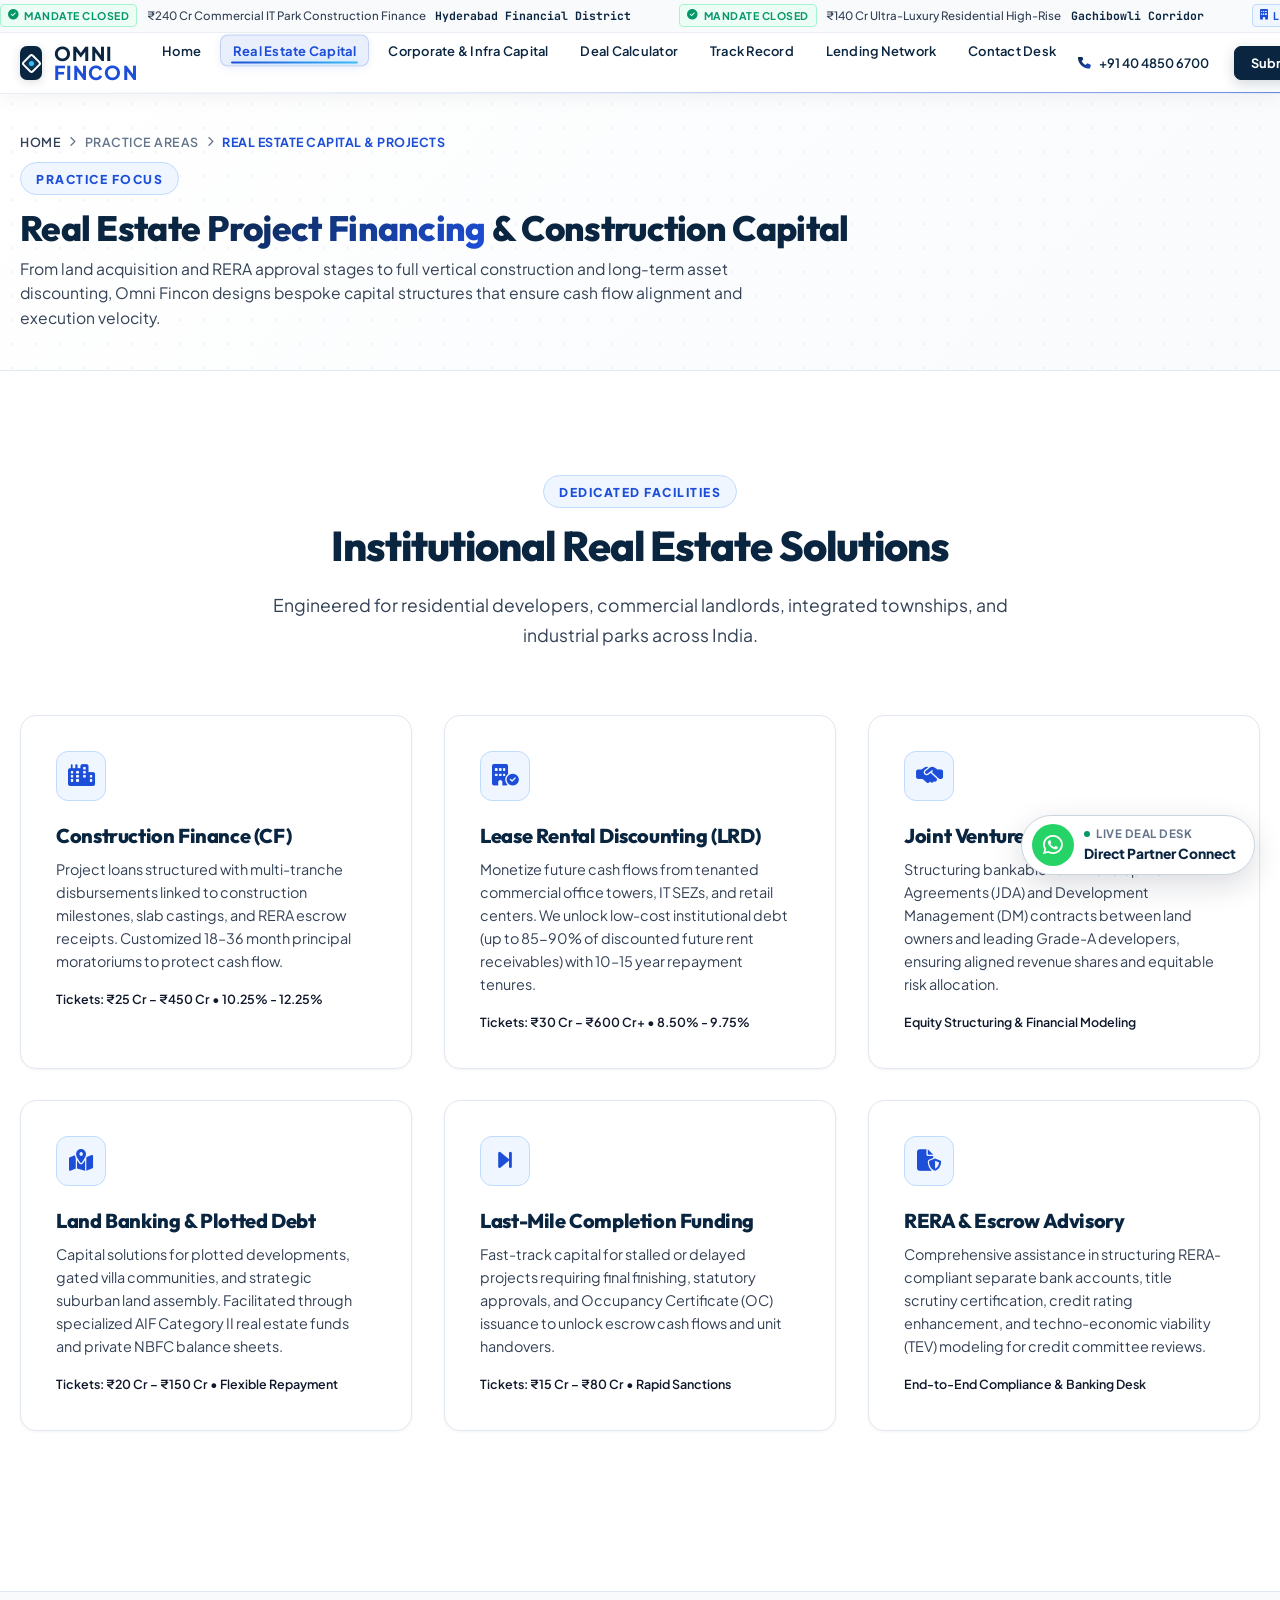
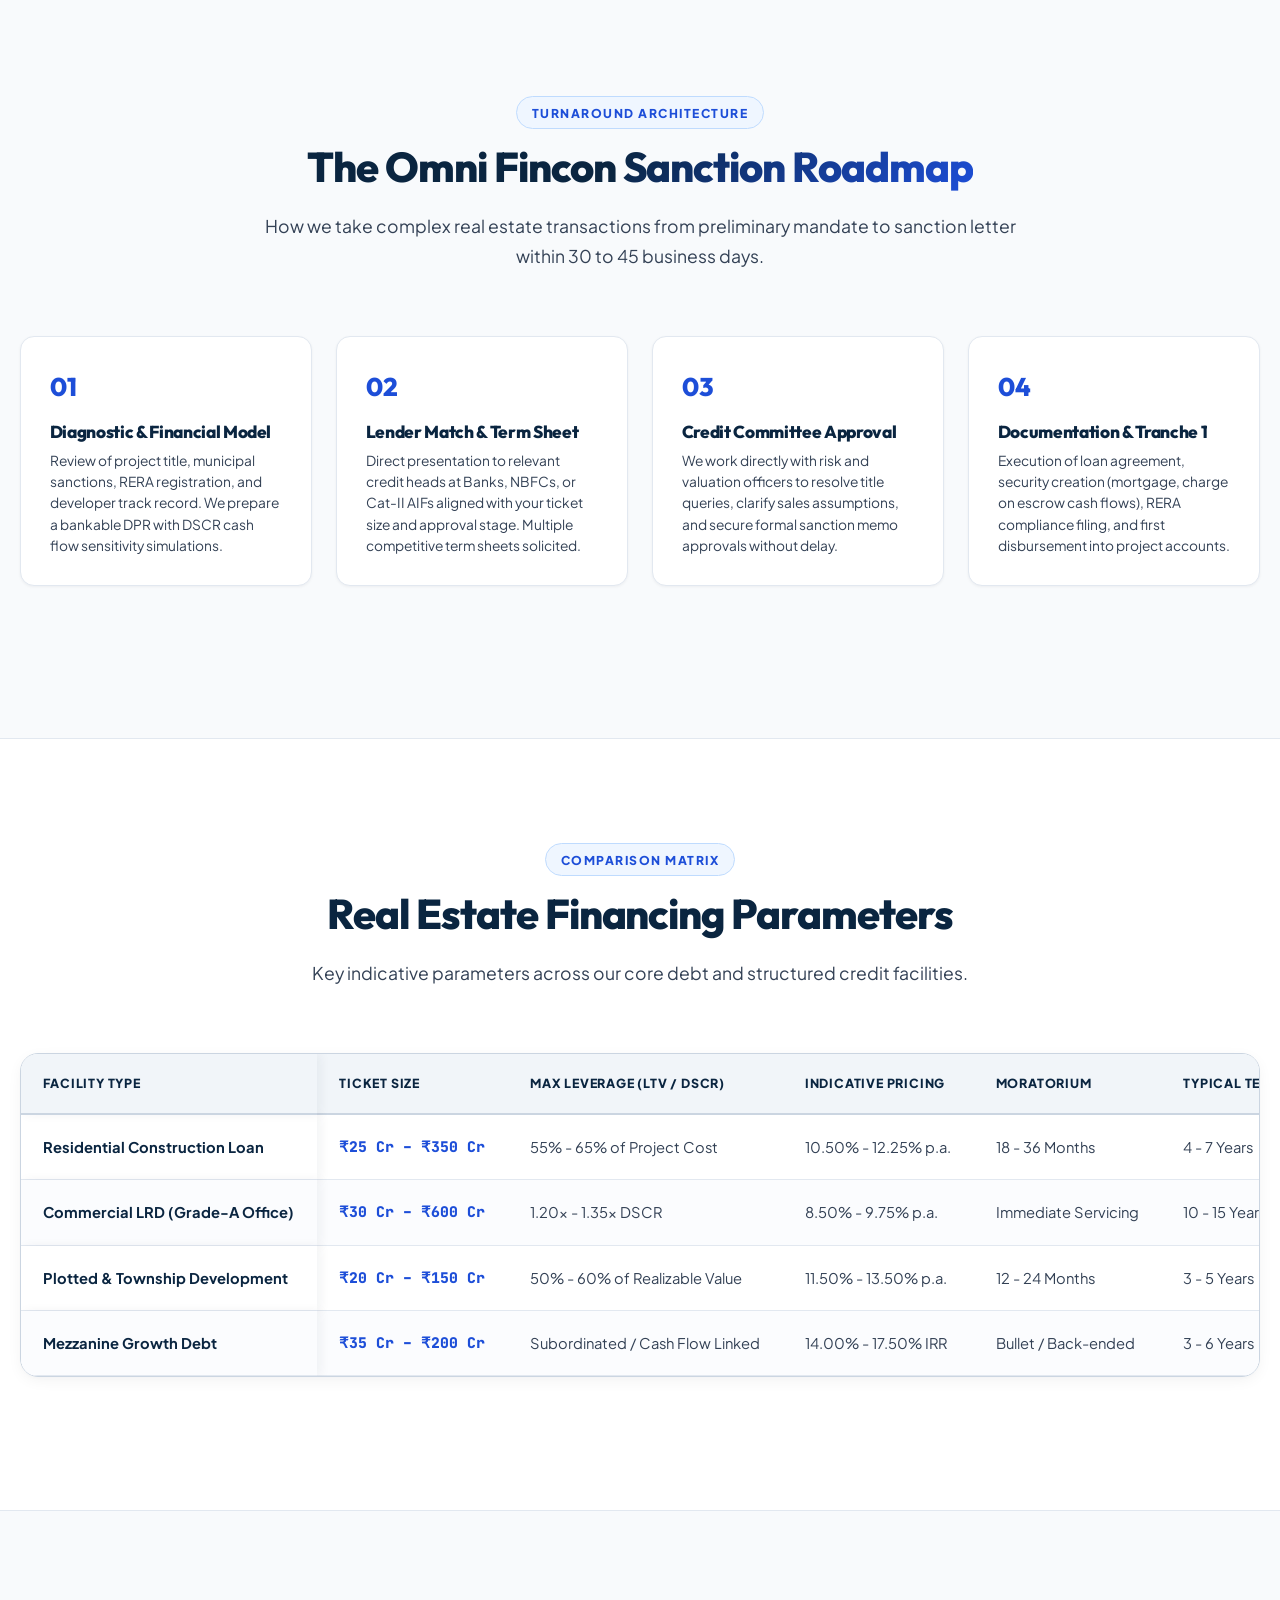
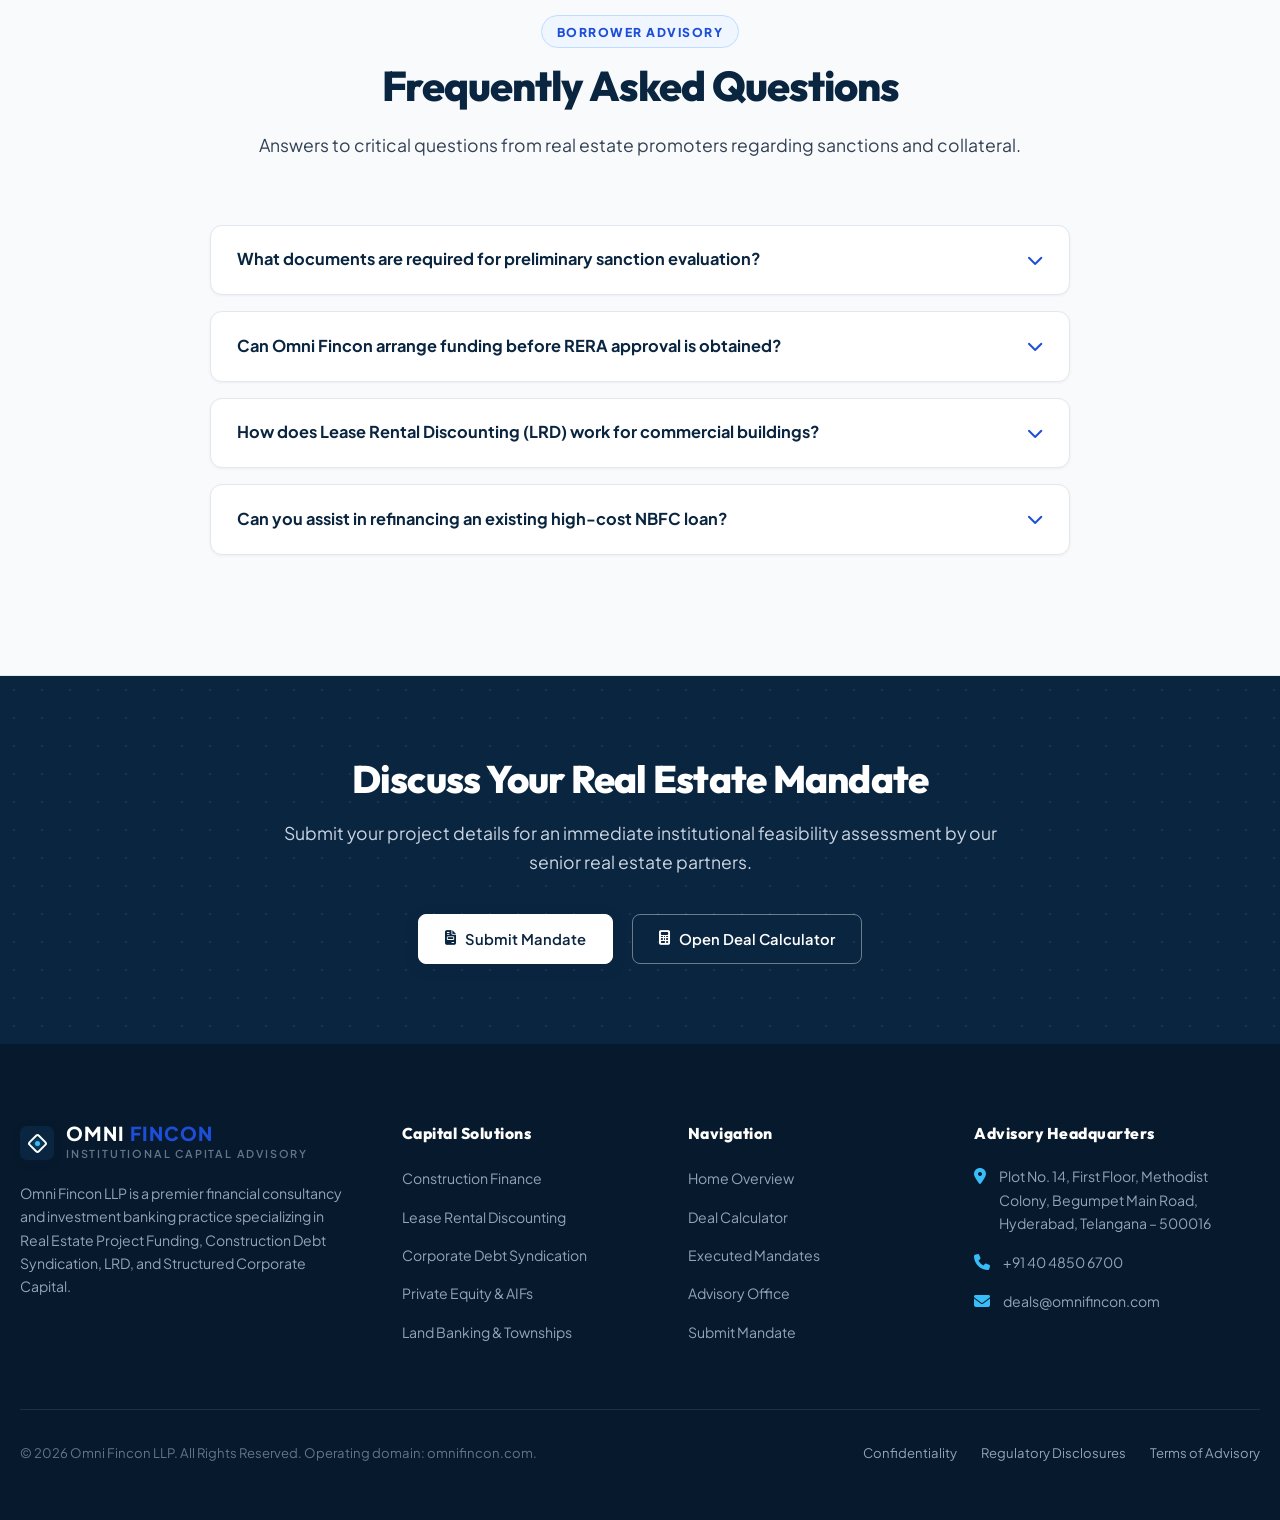
<file: real-estate-finance.html>
<!DOCTYPE html>
<html lang="en">
<head>
  <meta charset="UTF-8">
  <meta name="viewport" content="width=device-width, initial-scale=1.0">
  <title>Real Estate Project Financing & Construction Debt | Omni Fincon</title>
  <meta name="description" content="Omni Fincon provides institutional real estate financing, construction loans, Lease Rental Discounting (LRD), and JV structuring for residential, commercial, and township developers.">

  <!-- Google Fonts -->
  <link rel="preconnect" href="https://fonts.googleapis.com">
  <link rel="preconnect" href="https://fonts.gstatic.com" crossorigin>
  <link href="https://fonts.googleapis.com/css2?family=JetBrains+Mono:wght@400;600;700&family=Outfit:wght@400;500;600;700;800&family=Playfair+Display:ital,wght@0,600;1,400&family=Plus+Jakarta+Sans:wght@300;400;500;600;700&display=swap" rel="stylesheet">

  <!-- FontAwesome Icons -->
  <link rel="stylesheet" href="https://cdnjs.cloudflare.com/ajax/libs/font-awesome/6.5.1/css/all.min.css">
  <link rel="stylesheet" href="style.css">
</head>
<body>

  <!-- Fixed Master Header Wrapper (Sticky Ticker + Dynamic Nav Header) -->
  <div class="header-master-wrapper">
    <!-- Live Market & Transaction Ticker -->
    <div class="ticker-bar" aria-label="Live Market and Mandate Activity Ticker">
      <div class="ticker-inner">
        <!-- Live Mandate Cycle Set 1 -->
        <div class="ticker-item">
          <span class="ticker-tag green"><i class="fa-solid fa-circle-check"></i> MANDATE CLOSED</span>
          <span>₹240 Cr Commercial IT Park Construction Finance</span>
          <span class="ticker-val">Hyderabad Financial District</span>
        </div>
        <div class="ticker-item">
          <span class="ticker-tag green"><i class="fa-solid fa-circle-check"></i> MANDATE CLOSED</span>
          <span>₹140 Cr Ultra-Luxury Residential High-Rise</span>
          <span class="ticker-val">Gachibowli Corridor</span>
        </div>
        <div class="ticker-item">
          <span class="ticker-tag"><i class="fa-solid fa-building"></i> LRD SYNDICATION</span>
          <span>₹110 Cr Grade-A Office Lease Rental Discounting</span>
          <span class="ticker-val">Sanctioned @ 8.85%</span>
        </div>
        <div class="ticker-item">
          <span class="ticker-tag green"><i class="fa-solid fa-circle-check"></i> MANDATE CLOSED</span>
          <span>₹85 Cr Mezzanine Growth Capital for Township Developer</span>
          <span class="ticker-val">AIF-Structured</span>
        </div>
        <div class="ticker-item">
          <span class="ticker-tag green"><i class="fa-solid fa-circle-check"></i> MANDATE CLOSED</span>
          <span>₹165 Cr Balance Sheet Refinancing & High-Cost Debt Takeover</span>
          <span class="ticker-val">EPC Infrastructure Conglomerate</span>
        </div>
        <div class="ticker-item">
          <span class="ticker-tag"><i class="fa-solid fa-chart-line"></i> CAPITAL BENCHMARK</span>
          <span>Construction Finance Benchmark Range</span>
          <span class="ticker-val">10.50% - 12.25%</span>
        </div>
        <div class="ticker-item">
          <span class="ticker-tag green"><i class="fa-solid fa-circle-check"></i> MANDATE CLOSED</span>
          <span>₹175 Cr Industrial Logistics Park Debt Facility</span>
          <span class="ticker-val">Shamshabad Aero Hub</span>
        </div>
        <div class="ticker-item">
          <span class="ticker-tag green"><i class="fa-solid fa-circle-check"></i> MANDATE CLOSED</span>
          <span>₹95 Cr Senior Secured Debt for Mixed-Use Development</span>
          <span class="ticker-val">HITEC City Extension</span>
        </div>

        <!-- Live Mandate Cycle Set 2 (Identical mirror sequence for seamless perpetual scroll) -->
        <div class="ticker-item">
          <span class="ticker-tag green"><i class="fa-solid fa-circle-check"></i> MANDATE CLOSED</span>
          <span>₹240 Cr Commercial IT Park Construction Finance</span>
          <span class="ticker-val">Hyderabad Financial District</span>
        </div>
        <div class="ticker-item">
          <span class="ticker-tag green"><i class="fa-solid fa-circle-check"></i> MANDATE CLOSED</span>
          <span>₹140 Cr Ultra-Luxury Residential High-Rise</span>
          <span class="ticker-val">Gachibowli Corridor</span>
        </div>
        <div class="ticker-item">
          <span class="ticker-tag"><i class="fa-solid fa-building"></i> LRD SYNDICATION</span>
          <span>₹110 Cr Grade-A Office Lease Rental Discounting</span>
          <span class="ticker-val">Sanctioned @ 8.85%</span>
        </div>
        <div class="ticker-item">
          <span class="ticker-tag green"><i class="fa-solid fa-circle-check"></i> MANDATE CLOSED</span>
          <span>₹85 Cr Mezzanine Growth Capital for Township Developer</span>
          <span class="ticker-val">AIF-Structured</span>
        </div>
        <div class="ticker-item">
          <span class="ticker-tag green"><i class="fa-solid fa-circle-check"></i> MANDATE CLOSED</span>
          <span>₹165 Cr Balance Sheet Refinancing & High-Cost Debt Takeover</span>
          <span class="ticker-val">EPC Infrastructure Conglomerate</span>
        </div>
        <div class="ticker-item">
          <span class="ticker-tag"><i class="fa-solid fa-chart-line"></i> CAPITAL BENCHMARK</span>
          <span>Construction Finance Benchmark Range</span>
          <span class="ticker-val">10.50% - 12.25%</span>
        </div>
        <div class="ticker-item">
          <span class="ticker-tag green"><i class="fa-solid fa-circle-check"></i> MANDATE CLOSED</span>
          <span>₹175 Cr Industrial Logistics Park Debt Facility</span>
          <span class="ticker-val">Shamshabad Aero Hub</span>
        </div>
        <div class="ticker-item">
          <span class="ticker-tag green"><i class="fa-solid fa-circle-check"></i> MANDATE CLOSED</span>
          <span>₹95 Cr Senior Secured Debt for Mixed-Use Development</span>
          <span class="ticker-val">HITEC City Extension</span>
        </div>
      </div>
    </div>

    <!-- Site Navigation Header -->
    <header class="site-header">
      <div class="container nav-container">
        <!-- Brand Logo -->
        <a href="index.html" class="brand-logo">
          <div class="logo-symbol">
            <div class="brand-symbol-dot"></div>
          </div>
          <div class="brand-text">
            <div class="brand-name">OMNI <span>FINCON</span></div>
          </div>
        </a>

        <!-- Desktop Navigation Menu (Standardized across all pages including Home) -->
        <ul class="nav-menu">
          <li><a href="index.html" class="nav-link">Home</a></li>
          <li><a href="real-estate-finance.html" class="nav-link">Real Estate Capital</a></li>
          <li><a href="investment-banking.html" class="nav-link">Corporate &amp; Infra Capital</a></li>
          <li><a href="index.html#calculator" class="nav-link">Deal Calculator</a></li>
          <li><a href="index.html#track-record" class="nav-link">Track Record</a></li>
          <li><a href="index.html#institutional-network" class="nav-link">Lending Network</a></li>
          <li><a href="contact.html" class="nav-link">Contact Desk</a></li>
        </ul>

        <!-- Nav Action CTAs -->
        <div class="nav-actions">
          <a href="tel:+914048506700" class="phone-quick">
            <i class="fa-solid fa-phone text-gold"></i>
            <span>+91 40 4850 6700</span>
          </a>
          <a href="contact.html#submit-mandate" class="btn btn-gold btn-sm">
            <span>Submit Mandate</span>
            <i class="fa-solid fa-arrow-right"></i>
          </a>
          <button class="mobile-toggle" aria-label="Toggle navigation">
            <i class="fa-solid fa-bars"></i>
          </button>
        </div>
      </div>
    </header>
  </div>

  <!-- Page Hero Banner -->
  <section class="page-hero re-hero">
    <div class="container">
      <div class="breadcrumbs">
        <a href="index.html">Home</a>
        <i class="fa-solid fa-chevron-right" style="font-size: 0.65rem;"></i>
        <span>Practice Areas</span>
        <i class="fa-solid fa-chevron-right" style="font-size: 0.65rem;"></i>
        <span class="current">Real Estate Capital & Projects</span>
      </div>

      <span class="section-tag">Practice Focus</span>
      <h1 class="page-title">
        Real Estate <span class="text-gradient-gold">Project Financing</span> & Construction Capital
      </h1>
      <p class="page-intro">
        From land acquisition and RERA approval stages to full vertical construction and long-term asset discounting, Omni Fincon designs bespoke capital structures that ensure cash flow alignment and execution velocity.
      </p>
    </div>
  </section>

  <!-- Practice Detail Section -->
  <section class="section">
    <div class="container">
      <div class="section-header">
        <span class="section-tag">Dedicated Facilities</span>
        <h2 class="section-title">Institutional Real Estate Solutions</h2>
        <p class="section-subtitle">
          Engineered for residential developers, commercial landlords, integrated townships, and industrial parks across India.
        </p>
      </div>

      <!-- 6 Key Offerings Grid -->
      <div class="spec-grid-3">
        <!-- 1 -->
        <div class="spec-card">
          <div class="spec-card-icon">
            <i class="fa-solid fa-city"></i>
          </div>
          <h3>Construction Finance (CF)</h3>
          <p>
            Project loans structured with multi-tranche disbursements linked to construction milestones, slab castings, and RERA escrow receipts. Customized 18–36 month principal moratoriums to protect cash flow.
          </p>
          <div style="margin-top: 1rem; font-size: 0.78rem; color: var(--gold-light); font-weight: 600;">
            Tickets: ₹25 Cr – ₹450 Cr • 10.25% - 12.25%
          </div>
        </div>

        <!-- 2 -->
        <div class="spec-card">
          <div class="spec-card-icon">
            <i class="fa-solid fa-building-circle-check"></i>
          </div>
          <h3>Lease Rental Discounting (LRD)</h3>
          <p>
            Monetize future cash flows from tenanted commercial office towers, IT SEZs, and retail centers. We unlock low-cost institutional debt (up to 85-90% of discounted future rent receivables) with 10–15 year repayment tenures.
          </p>
          <div style="margin-top: 1rem; font-size: 0.78rem; color: var(--gold-light); font-weight: 600;">
            Tickets: ₹30 Cr – ₹600 Cr+ • 8.50% - 9.75%
          </div>
        </div>

        <!-- 3 -->
        <div class="spec-card">
          <div class="spec-card-icon">
            <i class="fa-solid fa-handshake-simple"></i>
          </div>
          <h3>Joint Venture (JV) & DM Structuring</h3>
          <p>
            Structuring bankable Joint Development Agreements (JDA) and Development Management (DM) contracts between land owners and leading Grade-A developers, ensuring aligned revenue shares and equitable risk allocation.
          </p>
          <div style="margin-top: 1rem; font-size: 0.78rem; color: var(--gold-light); font-weight: 600;">
            Equity Structuring & Financial Modeling
          </div>
        </div>

        <!-- 4 -->
        <div class="spec-card">
          <div class="spec-card-icon">
            <i class="fa-solid fa-map-location-dot"></i>
          </div>
          <h3>Land Banking & Plotted Debt</h3>
          <p>
            Capital solutions for plotted developments, gated villa communities, and strategic suburban land assembly. Facilitated through specialized AIF Category II real estate funds and private NBFC balance sheets.
          </p>
          <div style="margin-top: 1rem; font-size: 0.78rem; color: var(--gold-light); font-weight: 600;">
            Tickets: ₹20 Cr – ₹150 Cr • Flexible Repayment
          </div>
        </div>

        <!-- 5 -->
        <div class="spec-card">
          <div class="spec-card-icon">
            <i class="fa-solid fa-forward-step"></i>
          </div>
          <h3>Last-Mile Completion Funding</h3>
          <p>
            Fast-track capital for stalled or delayed projects requiring final finishing, statutory approvals, and Occupancy Certificate (OC) issuance to unlock escrow cash flows and unit handovers.
          </p>
          <div style="margin-top: 1rem; font-size: 0.78rem; color: var(--gold-light); font-weight: 600;">
            Tickets: ₹15 Cr – ₹80 Cr • Rapid Sanctions
          </div>
        </div>

        <!-- 6 -->
        <div class="spec-card">
          <div class="spec-card-icon">
            <i class="fa-solid fa-file-shield"></i>
          </div>
          <h3>RERA & Escrow Advisory</h3>
          <p>
            Comprehensive assistance in structuring RERA-compliant separate bank accounts, title scrutiny certification, credit rating enhancement, and techno-economic viability (TEV) modeling for credit committee reviews.
          </p>
          <div style="margin-top: 1rem; font-size: 0.78rem; color: var(--gold-light); font-weight: 600;">
            End-to-End Compliance & Banking Desk
          </div>
        </div>
      </div>
    </div>
  </section>

  <!-- Loan Lifecycle Section -->
  <section class="section section-darker">
    <div class="container">
      <div class="section-header">
        <span class="section-tag">Turnaround Architecture</span>
        <h2 class="section-title">The Omni Fincon <span class="text-gradient-gold">Sanction Roadmap</span></h2>
        <p class="section-subtitle">
          How we take complex real estate transactions from preliminary mandate to sanction letter within 30 to 45 business days.
        </p>
      </div>

      <div class="lifecycle-grid">
        <div class="lifecycle-step">
          <div class="step-num-badge">01</div>
          <h4>Diagnostic & Financial Model</h4>
          <p>Review of project title, municipal sanctions, RERA registration, and developer track record. We prepare a bankable DPR with DSCR cash flow sensitivity simulations.</p>
        </div>
        <div class="lifecycle-step">
          <div class="step-num-badge">02</div>
          <h4>Lender Match & Term Sheet</h4>
          <p>Direct presentation to relevant credit heads at Banks, NBFCs, or Cat-II AIFs aligned with your ticket size and approval stage. Multiple competitive term sheets solicited.</p>
        </div>
        <div class="lifecycle-step">
          <div class="step-num-badge">03</div>
          <h4>Credit Committee Approval</h4>
          <p>We work directly with risk and valuation officers to resolve title queries, clarify sales assumptions, and secure formal sanction memo approvals without delay.</p>
        </div>
        <div class="lifecycle-step">
          <div class="step-num-badge">04</div>
          <h4>Documentation & Tranche 1</h4>
          <p>Execution of loan agreement, security creation (mortgage, charge on escrow cash flows), RERA compliance filing, and first disbursement into project accounts.</p>
        </div>
      </div>
    </div>
  </section>

  <!-- Indicative Facility Comparison Table -->
  <section class="section">
    <div class="container">
      <div class="section-header">
        <span class="section-tag">Comparison Matrix</span>
        <h2 class="section-title">Real Estate Financing Parameters</h2>
        <p class="section-subtitle">Key indicative parameters across our core debt and structured credit facilities.</p>
      </div>

      <div class="table-scroll-hint">
        <i class="fa-solid fa-arrows-left-right"></i>
        <span>Swipe horizontally to view full parameters</span>
      </div>

      <div class="corporate-table-wrap">
        <table class="corporate-table">
          <thead>
            <tr>
              <th>Facility Type</th>
              <th>Ticket Size</th>
              <th>Max Leverage (LTV / DSCR)</th>
              <th>Indicative Pricing</th>
              <th>Moratorium</th>
              <th>Typical Tenor</th>
            </tr>
          </thead>
          <tbody>
            <tr>
              <td class="facility-name">Residential Construction Loan</td>
              <td class="ticket-val">₹25 Cr – ₹350 Cr</td>
              <td>55% - 65% of Project Cost</td>
              <td>10.50% - 12.25% p.a.</td>
              <td>18 - 36 Months</td>
              <td>4 - 7 Years</td>
            </tr>
            <tr>
              <td class="facility-name">Commercial LRD (Grade-A Office)</td>
              <td class="ticket-val">₹30 Cr – ₹600 Cr</td>
              <td>1.20x - 1.35x DSCR</td>
              <td>8.50% - 9.75% p.a.</td>
              <td>Immediate Servicing</td>
              <td>10 - 15 Years</td>
            </tr>
            <tr>
              <td class="facility-name">Plotted & Township Development</td>
              <td class="ticket-val">₹20 Cr – ₹150 Cr</td>
              <td>50% - 60% of Realizable Value</td>
              <td>11.50% - 13.50% p.a.</td>
              <td>12 - 24 Months</td>
              <td>3 - 5 Years</td>
            </tr>
            <tr>
              <td class="facility-name">Mezzanine Growth Debt</td>
              <td class="ticket-val">₹35 Cr – ₹200 Cr</td>
              <td>Subordinated / Cash Flow Linked</td>
              <td>14.00% - 17.50% IRR</td>
              <td>Bullet / Back-ended</td>
              <td>3 - 6 Years</td>
            </tr>
          </tbody>
        </table>
      </div>
    </div>
  </section>

  <!-- Developer FAQ Accordion -->
  <section class="section section-darker">
    <div class="container">
      <div class="section-header">
        <span class="section-tag">Borrower Advisory</span>
        <h2 class="section-title">Frequently Asked Questions</h2>
        <p class="section-subtitle">Answers to critical questions from real estate promoters regarding sanctions and collateral.</p>
      </div>

      <div class="faq-section-wrap">
        <div class="faq-item">
          <div class="faq-question">
            <span>What documents are required for preliminary sanction evaluation?</span>
            <i class="fa-solid fa-chevron-down faq-toggle-icon"></i>
          </div>
          <div class="faq-answer">
            For initial term sheet modeling, our desk requires: (1) Land title search report & sanction orders, (2) Detailed architect project report detailing built-up area (BUA) and saleable area, (3) RERA registration copy (or sanction timeline), and (4) Developer entity 3-year audited financials with existing bank exposure statements.
          </div>
        </div>

        <div class="faq-item">
          <div class="faq-question">
            <span>Can Omni Fincon arrange funding before RERA approval is obtained?</span>
            <i class="fa-solid fa-chevron-down faq-toggle-icon"></i>
          </div>
          <div class="faq-answer">
            Yes. Through our specialized Category II Alternative Investment Funds (AIF) and private NBFC partners, we structure pre-RERA land advances and approval debt facilities that convert into standard senior construction finance once final statutory sanctions are issued.
          </div>
        </div>

        <div class="faq-item">
          <div class="faq-question">
            <span>How does Lease Rental Discounting (LRD) work for commercial buildings?</span>
            <i class="fa-solid fa-chevron-down faq-toggle-icon"></i>
          </div>
          <div class="faq-answer">
            LRD allows building owners to borrow against future contracted rent payments from verified corporate tenants (e.g. IT firms, MNCs, retail anchors). The lender discounts future lease receipts over 9 to 15 years, requiring an escrow mechanism where tenant rents are credited directly to the lending institution.
          </div>
        </div>

        <div class="faq-item">
          <div class="faq-question">
            <span>Can you assist in refinancing an existing high-cost NBFC loan?</span>
            <i class="fa-solid fa-chevron-down faq-toggle-icon"></i>
          </div>
          <div class="faq-answer">
            Absolutely. High-cost debt takeover and balance sheet refinancing is a primary specialty. When your project hits construction milestones and sales velocity increases, we bring in tier-1 private or public sector banks to refinance existing NBFC debt at rates 200–350 bps lower, dramatically reducing interest burden.
          </div>
        </div>
      </div>
    </div>
  </section>

  <!-- CTA Banner -->
  <section class="cta-banner-section" data-header-theme="dark">
    <div class="container">
      <h2>
        Discuss Your Real Estate Mandate
      </h2>
      <p>
        Submit your project details for an immediate institutional feasibility assessment by our senior real estate partners.
      </p>
      <div style="display: flex; justify-content: center; gap: 1.2rem; flex-wrap: wrap;">
        <a href="contact.html#submit-mandate" class="btn btn-gold btn-lg">
          <i class="fa-solid fa-file-invoice"></i> Submit Mandate
        </a>
        <a href="index.html#calculator" class="btn btn-outline-gold btn-lg">
          <i class="fa-solid fa-calculator"></i> Open Deal Calculator
        </a>
      </div>
    </div>
  </section>

  <!-- Site Footer -->
  <footer class="site-footer" data-header-theme="dark">
    <div class="container">
      <div class="footer-grid">
        <div class="footer-brand">
          <div class="brand-logo" style="margin-bottom: 1rem;">
            <div class="logo-symbol">
              <div class="brand-symbol-dot"></div>
            </div>
            <div class="brand-text">
              <div class="brand-name">OMNI <span>FINCON</span></div>
              <div class="brand-tagline">Institutional Capital Advisory</div>
            </div>
          </div>
          <p>
            Omni Fincon LLP is a premier financial consultancy and investment banking practice specializing in Real Estate Project Funding, Construction Debt Syndication, LRD, and Structured Corporate Capital.
          </p>
        </div>

        <div class="footer-col">
          <h4>Capital Solutions</h4>
          <ul class="footer-links">
            <li><a href="real-estate-finance.html">Construction Finance</a></li>
            <li><a href="real-estate-finance.html">Lease Rental Discounting</a></li>
            <li><a href="investment-banking.html">Corporate Debt Syndication</a></li>
            <li><a href="investment-banking.html">Private Equity & AIFs</a></li>
            <li><a href="real-estate-finance.html">Land Banking & Townships</a></li>
          </ul>
        </div>

        <div class="footer-col">
          <h4>Navigation</h4>
          <ul class="footer-links">
            <li><a href="index.html">Home Overview</a></li>
            <li><a href="index.html#calculator">Deal Calculator</a></li>
            <li><a href="index.html#track-record">Executed Mandates</a></li>
            <li><a href="contact.html">Advisory Office</a></li>
            <li><a href="contact.html#submit-mandate">Submit Mandate</a></li>
          </ul>
        </div>

        <div class="footer-col">
          <h4>Advisory Headquarters</h4>
          <div class="footer-contact-item">
            <i class="fa-solid fa-location-dot"></i>
            <span>Plot No. 14, First Floor, Methodist Colony, Begumpet Main Road, Hyderabad, Telangana – 500016</span>
          </div>
          <div class="footer-contact-item">
            <i class="fa-solid fa-phone"></i>
            <span>+91 40 4850 6700</span>
          </div>
          <div class="footer-contact-item">
            <i class="fa-solid fa-envelope"></i>
            <span>deals@omnifincon.com</span>
          </div>
        </div>
      </div>

      <div class="footer-bottom">
        <div>© 2026 Omni Fincon LLP. All Rights Reserved. Operating domain: <a href="https://omnifincon.com" style="color: var(--gold-light);">omnifincon.com</a>.</div>
        <div class="footer-bottom-links">
          <a href="#">Confidentiality</a>
          <a href="#">Regulatory Disclosures</a>
          <a href="#">Terms of Advisory</a>
        </div>
      </div>
    </div>
  </footer>

  <!-- Floating WhatsApp Concierge -->
  <a href="https://wa.me/919849000000?text=Hello%20Omni%20Fincon%2C%20I%20would%20like%20to%20discuss%20a%20real%20estate%20project%20financing%20mandate." target="_blank" class="floating-concierge" aria-label="Direct WhatsApp Concierge">
    <div class="concierge-avatar">
      <i class="fa-brands fa-whatsapp"></i>
    </div>
    <div class="concierge-text">
      <div class="concierge-title"><span></span> Live Deal Desk</div>
      <div class="concierge-subtitle">Direct Partner Connect</div>
    </div>
  </a>

  <!-- Script -->
  <script src="script.js"></script>
</body>
</html>
</file>
<file: style.css>
/* ==========================================================================
   OMNI FINCON - Institutional Capital & Real Estate Investment Banking
   Executive Light Corporate Design System
   Palette: Sovereign Navy Blue, Sapphire, Crisp White, Slate & Emerald
   ========================================================================== */

:root {
  /* Canvas & Background Surfaces */
  --bg-page: #ffffff;
  --bg-surface: #ffffff;
  --bg-surface-alt: #f8fafc;
  --bg-surface-tint: #f1f5f9;
  --bg-surface-subtle: #edf2f7;
  --bg-glass: rgba(255, 255, 255, 0.95);
  
  /* Primary Sovereign Navy & Sapphire Brand Accents (NO GOLD, NO DARK) */
  --brand-navy: #0a2540;
  --brand-navy-deep: #07192c;
  --brand-navy-light: #16365c;
  --brand-blue: #1d4ed8;
  --brand-blue-accent: #2563eb;
  --brand-blue-light: #eff6ff;
  --brand-blue-border: #bfdbfe;
  
  /* Positive / Deal Milestone Accents */
  --emerald-primary: #059669;
  --emerald-light: #ecfdf5;
  --emerald-border: #a7f3d0;
  
  /* Typography Colors */
  --text-primary: #0f172a;
  --text-secondary: #334155;
  --text-muted: #64748b;
  --text-light: #94a3b8;
  --text-brand: #0a2540;
  --text-blue: #1d4ed8;
  
  /* Hairline Borders & Dividers */
  --border-light: #e2e8f0;
  --border-medium: #cbd5e1;
  --border-brand: #93c5fd;
  
  /* Elevation Shadows (Webflow / Stripe / McKinsey Grade) */
  --shadow-sm: 0 1px 3px rgba(15, 23, 42, 0.05);
  --shadow-md: 0 4px 16px -2px rgba(15, 23, 42, 0.06), 0 2px 4px rgba(15, 23, 42, 0.02);
  --shadow-lg: 0 12px 32px -4px rgba(15, 23, 42, 0.08), 0 4px 8px rgba(15, 23, 42, 0.03);
  --shadow-hover: 0 20px 40px -8px rgba(15, 23, 42, 0.12), 0 4px 10px rgba(15, 23, 42, 0.04);
  
  /* Transitions */
  --transition-fast: 0.18s cubic-bezier(0.4, 0, 0.2, 1);
  --transition-smooth: 0.3s cubic-bezier(0.16, 1, 0.3, 1);
  
  /* Fonts */
  --font-heading: 'Outfit', -apple-system, BlinkMacSystemFont, 'Segoe UI', Roboto, sans-serif;
  --font-serif: 'Playfair Display', Georgia, serif;
  --font-body: 'Plus Jakarta Sans', -apple-system, BlinkMacSystemFont, 'Segoe UI', Roboto, sans-serif;
  --font-mono: 'JetBrains Mono', 'SF Mono', monospace;

  /* Executive Investment Banking Cursors (Compact Precision) */
  --cursor-ib-default: url("data:image/svg+xml,%3Csvg%20xmlns%3D%22http%3A%2F%2Fwww.w3.org%2F2000%2Fsvg%22%20width%3D%2218%22%20height%3D%2218%22%20viewBox%3D%220%200%2018%2018%22%3E%3Cdefs%3E%3Cfilter%20id%3D%22c-shadow%22%20x%3D%22-30%25%22%20y%3D%22-30%25%22%20width%3D%22160%25%22%20height%3D%22160%25%22%3E%3CfeDropShadow%20dx%3D%220.5%22%20dy%3D%221%22%20stdDeviation%3D%220.8%22%20flood-color%3D%22%230a2540%22%20flood-opacity%3D%220.35%22%2F%3E%3C%2Ffilter%3E%3C%2Fdefs%3E%3Cpath%20d%3D%22M1%201%20L6.5%2015.5%20L9.2%2010.2%20L14.5%2010.2%20Z%22%20fill%3D%22%23ffffff%22%20stroke%3D%22%23ffffff%22%20stroke-width%3D%222.2%22%20stroke-linejoin%3D%22round%22%20filter%3D%22url(%23c-shadow)%22%2F%3E%3Cpath%20d%3D%22M1%201%20L6.5%2015.5%20L9.2%2010.2%20Z%22%20fill%3D%22%230a2540%22%2F%3E%3Cpath%20d%3D%22M1%201%20L9.2%2010.2%20L14.5%2010.2%20Z%22%20fill%3D%22%231d4ed8%22%2F%3E%3Ccircle%20cx%3D%221.2%22%20cy%3D%221.2%22%20r%3D%220.7%22%20fill%3D%22%2338bdf8%22%2F%3E%3C%2Fsvg%3E") 1 1, default;
  --cursor-ib-pointer: url("data:image/svg+xml,%3Csvg%20xmlns%3D%22http%3A%2F%2Fwww.w3.org%2F2000%2Fsvg%22%20width%3D%2220%22%20height%3D%2220%22%20viewBox%3D%220%200%2020%2020%22%3E%3Cdefs%3E%3Cfilter%20id%3D%22cp-shadow%22%20x%3D%22-30%25%22%20y%3D%22-30%25%22%20width%3D%22160%25%22%20height%3D%22160%25%22%3E%3CfeDropShadow%20dx%3D%220.8%22%20dy%3D%221.2%22%20stdDeviation%3D%221%22%20flood-color%3D%22%231d4ed8%22%20flood-opacity%3D%220.4%22%2F%3E%3C%2Ffilter%3E%3C%2Fdefs%3E%3Cpath%20d%3D%22M1%201%20L7.5%2017.5%20L10.5%2011.8%20L16.8%2011.8%20Z%22%20fill%3D%22%23ffffff%22%20stroke%3D%22%23ffffff%22%20stroke-width%3D%222.4%22%20stroke-linejoin%3D%22round%22%20filter%3D%22url(%23cp-shadow)%22%2F%3E%3Cpath%20d%3D%22M1%201%20L7.5%2017.5%20L10.5%2011.8%20Z%22%20fill%3D%22%230a2540%22%2F%3E%3Cpath%20d%3D%22M1%201%20L10.5%2011.8%20L16.8%2011.8%20Z%22%20fill%3D%22%231d4ed8%22%2F%3E%3Ccircle%20cx%3D%2214%22%20cy%3D%225.5%22%20r%3D%223.2%22%20fill%3D%22%2310b981%22%20stroke%3D%22%23ffffff%22%20stroke-width%3D%221.2%22%2F%3E%3Ccircle%20cx%3D%2214%22%20cy%3D%225.5%22%20r%3D%221.2%22%20fill%3D%22%23ffffff%22%2F%3E%3Ccircle%20cx%3D%221.2%22%20cy%3D%221.2%22%20r%3D%220.8%22%20fill%3D%22%2360a5fa%22%2F%3E%3C%2Fsvg%3E") 1 1, default;
}

/* Global Reset */
*, *::before, *::after {
  margin: 0;
  padding: 0;
  box-sizing: border-box;
}

html {
  scroll-behavior: smooth;
  font-size: 16px;
  background-color: var(--bg-page);
  cursor: var(--cursor-ib-default);
}

section[id],
div[id] {
  scroll-margin-top: 105px;
}

body {
  font-family: var(--font-body);
  color: var(--text-primary);
  background-color: var(--bg-page);
  line-height: 1.65;
  overflow-x: hidden;
  -webkit-font-smoothing: antialiased;
  -moz-osx-font-smoothing: grayscale;
  cursor: var(--cursor-ib-default);
  padding-top: 92px;
}

/* Interactive Elements Precision Pointer (Replaces Browser Hand Cursor) */
a,
button,
input[type="button"],
input[type="submit"],
input[type="reset"],
input[type="range"],
select,
label,
.btn,
.nav-link,
.brand-logo,
.calc-type-btn,
.deal-filter-btn,
.card-link-btn,
.faq-question,
.tombstone-card,
.service-card,
.select-card,
.practice-tab-btn,
.wire-tab-btn,
.mobile-toggle,
.modal-close-btn,
.phone-quick,
.floating-concierge,
[role="button"],
[tabindex="0"] {
  cursor: var(--cursor-ib-pointer) !important;
}

/* Form text fields keep standard text caret */
input[type="text"],
input[type="email"],
input[type="tel"],
input[type="number"],
input[type="search"],
textarea {
  cursor: text;
}

/* Luxury Custom Investment Banking Precision Reticle Follower (Compact) */
.ib-cursor-follower {
  position: fixed;
  top: 0;
  left: 0;
  width: 24px;
  height: 24px;
  border-radius: 50%;
  border: 1.5px solid rgba(29, 78, 216, 0.45);
  background: rgba(29, 78, 216, 0.04);
  pointer-events: none;
  z-index: 999999;
  transform: translate(-50%, -50%);
  transition: width 0.25s cubic-bezier(0.16, 1, 0.3, 1),
              height 0.25s cubic-bezier(0.16, 1, 0.3, 1),
              background 0.25s ease,
              border-color 0.25s ease,
              box-shadow 0.25s ease,
              opacity 0.3s ease;
  opacity: 0;
  backdrop-filter: blur(2px);
  -webkit-backdrop-filter: blur(2px);
  box-shadow: 0 0 10px rgba(29, 78, 216, 0.15);
}

.ib-cursor-follower.is-hovering {
  width: 38px;
  height: 38px;
  border-color: rgba(5, 150, 105, 0.65);
  background: rgba(5, 150, 105, 0.08);
  box-shadow: 0 0 16px rgba(5, 150, 105, 0.25);
}

.ib-cursor-follower.is-clicking {
  transform: translate(-50%, -50%) scale(0.82);
}

@media (hover: none) and (pointer: coarse) {
  .ib-cursor-follower {
    display: none !important;
  }
}

/* Container */
.container {
  width: 100%;
  max-width: 1280px;
  margin: 0 auto;
  padding: 0 2rem;
  position: relative;
  z-index: 1;
}

/* Typography Utilities */
h1, h2, h3, h4, h5, h6 {
  font-family: var(--font-heading);
  color: var(--brand-navy);
  font-weight: 700;
  line-height: 1.22;
  letter-spacing: -0.02em;
}

.serif-accent {
  font-family: var(--font-serif);
  font-style: italic;
  font-weight: 400;
}

.text-brand {
  color: var(--brand-navy);
}

.text-blue {
  color: var(--brand-blue);
}

.text-gradient-gold, .text-gold {
  /* Redefined as Executive Deep Navy to Sapphire Gradient */
  background: linear-gradient(135deg, #0a2540 0%, #1d4ed8 100%);
  -webkit-background-clip: text;
  -webkit-text-fill-color: transparent;
  display: inline-block;
}

.text-cyan {
  color: var(--brand-blue);
}

.text-muted {
  color: var(--text-secondary);
}

p {
  color: var(--text-secondary);
  font-size: 1rem;
}

a {
  color: inherit;
  text-decoration: none;
  transition: var(--transition-fast);
}

/* ==========================================================================
   Fixed Header Master Wrapper (Sticky Container for Ticker + Navigation Header)
   Keeps the Live Ticker permanently visible across all scrolls, pages & sections
   ========================================================================== */
.header-master-wrapper {
  position: fixed !important;
  top: 0 !important;
  left: 0 !important;
  right: 0 !important;
  width: 100% !important;
  z-index: 99999 !important;
  display: flex;
  flex-direction: column;
}

/* Top Live Transaction & Market Ticker (Semi-Transparent Executive Frosted Glass) */
.ticker-bar {
  background: rgba(248, 250, 252, 0.85);
  backdrop-filter: blur(14px) saturate(180%);
  -webkit-backdrop-filter: blur(14px) saturate(180%);
  border-bottom: 1px solid rgba(226, 232, 240, 0.7);
  padding: 0.28rem 0;
  font-size: 0.72rem;
  overflow: hidden;
  white-space: nowrap;
  position: relative;
  z-index: 101;
  transition: background 0.35s cubic-bezier(0.16, 1, 0.3, 1),
              border-color 0.35s cubic-bezier(0.16, 1, 0.3, 1),
              color 0.35s cubic-bezier(0.16, 1, 0.3, 1);
}

/* Scrolled Light Theme on Ticker */
.header-master-wrapper.scrolled .ticker-bar {
  background: rgba(248, 250, 252, 0.88);
  border-bottom-color: var(--border-medium);
}

/* Dark Theme on Deep Navy Backgrounds (CTA Section & Footer) */
.header-master-wrapper.theme-dark .ticker-bar {
  background: rgba(7, 26, 47, 0.86);
  border-bottom-color: rgba(255, 255, 255, 0.12);
}

.header-master-wrapper.theme-dark .ticker-item {
  color: #cbd5e1;
}

.header-master-wrapper.theme-dark .ticker-val {
  color: #ffffff;
}

.header-master-wrapper.theme-dark .ticker-tag {
  background: rgba(30, 58, 138, 0.7);
  color: #93c5fd;
  border-color: rgba(147, 197, 253, 0.35);
}

.header-master-wrapper.theme-dark .ticker-tag.green {
  background: rgba(6, 78, 59, 0.7);
  color: #6ee7b7;
  border-color: rgba(110, 231, 183, 0.35);
}

.ticker-inner {
  display: inline-flex !important;
  width: max-content !important;
  white-space: nowrap !important;
  animation: tickerScroll 36s linear infinite !important;
  -webkit-animation: tickerScroll 36s linear infinite !important;
  gap: 0;
  align-items: center;
  will-change: transform;
}

@keyframes tickerScroll {
  0% {
    transform: translateX(0);
    -webkit-transform: translateX(0);
  }
  100% {
    transform: translateX(-50%);
    -webkit-transform: translateX(-50%);
  }
}

@-webkit-keyframes tickerScroll {
  0% {
    -webkit-transform: translateX(0);
  }
  100% {
    -webkit-transform: translateX(-50%);
  }
}

.ticker-item {
  display: inline-flex;
  align-items: center;
  gap: 0.6rem;
  color: var(--text-secondary);
  font-weight: 500;
  flex-shrink: 0;
  margin-right: 3rem;
}

.ticker-tag {
  background: var(--brand-blue-light);
  color: var(--brand-blue);
  border: 1px solid var(--brand-blue-border);
  padding: 2px 7px;
  border-radius: 4px;
  font-weight: 700;
  font-size: 0.66rem;
  letter-spacing: 0.5px;
  display: inline-flex;
  align-items: center;
  gap: 0.3rem;
}

.ticker-tag.green {
  background: var(--emerald-light);
  color: var(--emerald-primary);
  border: 1px solid var(--emerald-border);
}

.ticker-val {
  color: var(--brand-navy);
  font-weight: 700;
  font-family: var(--font-mono);
}

/* Site Navigation Header (Semi-Transparent Frosted Glass Bar) */
.site-header {
  position: relative;
  width: 100%;
  z-index: 100;
  background: rgba(255, 255, 255, 0.82);
  backdrop-filter: blur(16px) saturate(180%);
  -webkit-backdrop-filter: blur(16px) saturate(180%);
  border-bottom: 1px solid rgba(226, 232, 240, 0.75);
  box-shadow: 0 4px 20px rgba(15, 23, 42, 0.05);
  overflow: visible;
  transition: background 0.35s cubic-bezier(0.16, 1, 0.3, 1),
              backdrop-filter 0.35s cubic-bezier(0.16, 1, 0.3, 1),
              box-shadow 0.35s cubic-bezier(0.16, 1, 0.3, 1),
              border-color 0.35s cubic-bezier(0.16, 1, 0.3, 1);
}

/* Scrolled elevation */
.header-master-wrapper.scrolled .site-header {
  background: rgba(255, 255, 255, 0.86);
  box-shadow: 0 6px 24px rgba(15, 23, 42, 0.08);
}

/* Dark Theme on Deep Navy Backgrounds (CTA Banner & Footer) */
.header-master-wrapper.theme-dark .site-header {
  background: rgba(10, 37, 64, 0.85);
  border-bottom-color: rgba(255, 255, 255, 0.12);
  box-shadow: 0 8px 32px rgba(0, 0, 0, 0.35);
}

.header-master-wrapper.theme-dark .brand-name {
  color: #ffffff;
}

.header-master-wrapper.theme-dark .brand-name span {
  color: #38bdf8;
}

.header-master-wrapper.theme-dark .logo-symbol {
  background: #1d4ed8;
  box-shadow: 0 2px 10px rgba(29, 78, 216, 0.4);
}

.header-master-wrapper.theme-dark .logo-symbol::before {
  border-color: #ffffff;
}

.header-master-wrapper.theme-dark .nav-link {
  color: #f1f5f9;
}

.header-master-wrapper.theme-dark .nav-link:hover {
  color: #38bdf8;
  background: rgba(255, 255, 255, 0.12);
  border-color: rgba(255, 255, 255, 0.22);
  transform: translateY(-1.5px);
  box-shadow: 0 4px 14px rgba(56, 189, 248, 0.2), inset 0 1px 0 rgba(255, 255, 255, 0.2);
}

.header-master-wrapper.theme-dark .nav-link:active {
  transform: translateY(0.5px) scale(0.97);
}

.header-master-wrapper.theme-dark .nav-link.active {
  color: #38bdf8;
  background: rgba(56, 189, 248, 0.16);
  border-color: rgba(56, 189, 248, 0.35);
  box-shadow: 0 2px 10px rgba(56, 189, 248, 0.25);
}

.header-master-wrapper.theme-dark .nav-link::after {
  background: linear-gradient(90deg, #38bdf8, #93c5fd, #38bdf8);
  box-shadow: 0 0 10px rgba(56, 189, 248, 0.85);
}

.header-master-wrapper.theme-dark .phone-quick {
  color: #ffffff;
}

.header-master-wrapper.theme-dark .phone-quick:hover {
  color: #38bdf8;
  background: rgba(255, 255, 255, 0.1);
  border-color: rgba(255, 255, 255, 0.2);
  transform: translateY(-1.5px);
  box-shadow: 0 4px 14px rgba(56, 189, 248, 0.15);
}

.header-master-wrapper.theme-dark .phone-quick i {
  color: #38bdf8;
}

.header-master-wrapper.theme-dark .btn-gold {
  background: #ffffff;
  color: var(--brand-navy);
  border-color: #ffffff;
  box-shadow: 0 4px 14px rgba(0, 0, 0, 0.25);
}

.header-master-wrapper.theme-dark .btn-gold:hover {
  background: var(--brand-blue-light);
  color: var(--brand-blue);
  border-color: #ffffff;
  transform: translateY(-2px);
  box-shadow: 0 6px 20px rgba(255, 255, 255, 0.3);
}

.header-master-wrapper.theme-dark .btn-gold:active {
  transform: translateY(0.5px) scale(0.97);
}

.header-master-wrapper.theme-dark .mobile-toggle {
  color: #ffffff;
}

.header-master-wrapper.theme-dark .site-header::after {
  background: linear-gradient(
    90deg,
    transparent 0%,
    rgba(56, 189, 248, 0.25) 25%,
    rgba(56, 189, 248, 0.8) 50%,
    rgba(147, 197, 253, 0.8) 65%,
    transparent 100%
  );
}

/* Dynamic Smooth Transitions for All Header Components */
.site-header,
.site-header .brand-name,
.site-header .brand-name span,
.site-header .logo-symbol,
.site-header .nav-link,
.site-header .phone-quick,
.site-header .phone-quick i,
.site-header .btn-gold,
.site-header .mobile-toggle {
  transition: all 0.35s cubic-bezier(0.16, 1, 0.3, 1);
}

/* Header Animated Edge Beam (Sweeps from One Side to Another) */
.site-header::after {
  content: '';
  position: absolute;
  bottom: 0;
  left: 0;
  right: 0;
  width: 100%;
  height: 1.5px;
  background: linear-gradient(
    90deg,
    transparent 0%,
    rgba(29, 78, 216, 0.15) 20%,
    rgba(29, 78, 216, 0.65) 50%,
    rgba(56, 189, 248, 0.65) 70%,
    transparent 100%
  );
  background-size: 200% 100%;
  animation: beamSweep 4s linear infinite;
  pointer-events: none;
}

@keyframes beamSweep {
  0% {
    background-position: 200% 0;
  }
  100% {
    background-position: -200% 0;
  }
}

/* Container & Stable Header Alignment */
.nav-container {
  display: flex;
  justify-content: space-between;
  align-items: center;
  height: 60px;
  position: relative;
}

@media (min-width: 993px) {
  .nav-container {
    display: grid !important;
    grid-template-columns: 1fr auto 1fr !important;
    align-items: center !important;
    height: 60px !important;
  }

  .brand-logo {
    justify-self: start !important;
  }

  .nav-menu {
    justify-self: center !important;
    margin: 0 auto !important;
  }

  .nav-actions {
    justify-self: end !important;
  }
}

.header-master-wrapper.scrolled .nav-container {
  height: 60px;
}

/* Brand Logo (Executive Navy & Blue Insignia with Micro-Interaction) */
.brand-logo {
  display: flex;
  align-items: center;
  gap: 0.75rem;
  flex-shrink: 0;
  transition: transform 0.3s cubic-bezier(0.16, 1, 0.3, 1);
}

.brand-logo:hover {
  transform: translateY(-1px);
}

.logo-symbol {
  width: 34px;
  height: 34px;
  background: var(--brand-navy);
  border-radius: 7px;
  display: flex;
  align-items: center;
  justify-content: center;
  position: relative;
  box-shadow: 0 2px 8px rgba(10, 37, 64, 0.16);
  transition: all 0.4s cubic-bezier(0.16, 1, 0.3, 1);
}

.brand-logo:hover .logo-symbol {
  transform: scale(1.08);
  box-shadow: 0 4px 18px rgba(29, 78, 216, 0.35);
}

.logo-symbol::before {
  content: '';
  width: 15px;
  height: 15px;
  border: 2px solid #ffffff;
  border-radius: 3px;
  transform: rotate(45deg);
  transition: transform 0.6s cubic-bezier(0.34, 1.56, 0.64, 1);
}

.brand-logo:hover .logo-symbol::before {
  transform: rotate(225deg);
}

.brand-symbol-dot {
  position: absolute;
  width: 5px;
  height: 5px;
  background: #38bdf8;
  border-radius: 50%;
  box-shadow: 0 0 6px rgba(56, 189, 248, 0.8);
  animation: radarPing 2.5s infinite;
}

.brand-text {
  display: flex;
  flex-direction: column;
}

.brand-name {
  font-size: 1.2rem;
  font-weight: 800;
  letter-spacing: 1.1px;
  color: var(--brand-navy);
  line-height: 1;
  transition: color 0.3s ease;
}

.brand-name span {
  color: var(--brand-blue);
  transition: color 0.3s ease, text-shadow 0.3s ease;
}

.brand-logo:hover .brand-name span {
  text-shadow: 0 0 10px rgba(29, 78, 216, 0.3);
}

.brand-tagline {
  font-size: 0.68rem;
  letter-spacing: 1.8px;
  text-transform: uppercase;
  color: var(--text-muted);
  font-weight: 600;
  margin-top: 2px;
}

/* Navigation Links (Refined Micro-Animations & Dynamic Hover Pill) */
.nav-menu {
  display: flex;
  list-style: none;
  gap: 0.42rem;
  align-items: center;
  justify-content: center;
  position: relative;
  margin: 0 auto;
}

.nav-link {
  font-size: 0.81rem;
  font-weight: 600;
  letter-spacing: 0.25px;
  color: var(--brand-navy);
  position: relative;
  padding: 0.38rem 0.72rem;
  border-radius: 8px;
  transition: all 0.28s cubic-bezier(0.16, 1, 0.3, 1);
  display: inline-flex;
  align-items: center;
  justify-content: center;
  height: 32px;
  line-height: 1;
  white-space: nowrap;
  border: 1px solid transparent;
  overflow: hidden;
}

.nav-link:hover {
  color: var(--brand-blue);
  background: rgba(29, 78, 216, 0.08);
  border-color: rgba(29, 78, 216, 0.14);
  transform: translateY(-1.5px);
  box-shadow: 0 3px 12px rgba(29, 78, 216, 0.09), inset 0 1px 0 rgba(255, 255, 255, 0.8);
}

.nav-link:active {
  transform: translateY(0.5px) scale(0.97);
  transition: transform 0.08s ease;
}

.nav-link.active {
  color: var(--brand-blue);
  background: rgba(29, 78, 216, 0.09);
  font-weight: 700;
  border-color: rgba(29, 78, 216, 0.2);
  box-shadow: 0 2px 8px rgba(29, 78, 216, 0.08);
  transform: translateY(-0.5px);
}

.nav-link::after {
  content: '';
  position: absolute;
  bottom: 2px;
  left: 10px;
  right: 10px;
  height: 2px;
  background: linear-gradient(90deg, #1d4ed8, #38bdf8, #1d4ed8);
  background-size: 200% 100%;
  transform: scaleX(0);
  transform-origin: center;
  transition: transform 0.32s cubic-bezier(0.34, 1.56, 0.64, 1);
  border-radius: 99px;
  box-shadow: 0 0 8px rgba(56, 189, 248, 0.55);
}

.nav-link:hover::after,
.nav-link.active::after {
  transform: scaleX(1);
  animation: gradientFlow 3s ease infinite;
}

/* Interactive Click Ripple inside Nav Links */
.nav-click-ripple {
  position: absolute;
  width: 10px;
  height: 10px;
  background: rgba(29, 78, 216, 0.25);
  border-radius: 50%;
  transform: translate(-50%, -50%) scale(0);
  animation: ripplePop 0.5s cubic-bezier(0.16, 1, 0.3, 1) forwards;
  pointer-events: none;
}

.header-master-wrapper.theme-dark .nav-click-ripple {
  background: rgba(56, 189, 248, 0.4);
}

/* Nav Actions Container */
.nav-actions {
  display: flex;
  align-items: center;
  gap: 1rem;
  flex-shrink: 0;
}

.phone-quick {
  display: inline-flex;
  align-items: center;
  gap: 0.45rem;
  font-size: 0.80rem;
  font-weight: 600;
  color: var(--brand-navy);
  font-family: var(--font-body);
  height: 32px;
  padding: 0 0.55rem;
  border-radius: 7px;
  white-space: nowrap;
  transition: all 0.25s cubic-bezier(0.16, 1, 0.3, 1);
  border: 1px solid transparent;
}

.phone-quick:hover {
  color: var(--brand-blue);
  background: rgba(29, 78, 216, 0.06);
  border-color: rgba(29, 78, 216, 0.12);
  transform: translateY(-1.5px);
  box-shadow: 0 3px 10px rgba(29, 78, 216, 0.08);
}

.phone-quick:hover i {
  animation: phoneRing 0.6s cubic-bezier(0.36, 0.07, 0.19, 0.97) both;
}

.phone-quick i {
  color: var(--brand-blue);
  transition: transform 0.25s ease;
}

/* Nav Action CTA Button Micro-Interactions */
.nav-actions .btn-sm {
  padding: 0.45rem 1rem;
  font-size: 0.80rem;
  font-weight: 700;
  height: 34px;
  border-radius: 7px;
  position: relative;
  overflow: hidden;
  transition: all 0.28s cubic-bezier(0.16, 1, 0.3, 1);
}

.nav-actions .btn-sm:hover {
  transform: translateY(-2px);
  box-shadow: 0 6px 18px rgba(29, 78, 216, 0.25);
}

.nav-actions .btn-sm:active {
  transform: translateY(0.5px) scale(0.97);
}

.nav-actions .btn-sm i {
  transition: transform 0.25s cubic-bezier(0.16, 1, 0.3, 1);
}

.nav-actions .btn-sm:hover i {
  transform: translateX(4px);
}

/* Micro-Interaction Keyframes */
@keyframes gradientFlow {
  0% { background-position: 0% 50%; }
  50% { background-position: 100% 50%; }
  100% { background-position: 0% 50%; }
}

@keyframes phoneRing {
  0%, 100% { transform: rotate(0deg); }
  15% { transform: rotate(-14deg); }
  30% { transform: rotate(12deg); }
  45% { transform: rotate(-8deg); }
  60% { transform: rotate(6deg); }
  75% { transform: rotate(-3deg); }
  90% { transform: rotate(1deg); }
}

@keyframes radarPing {
  0% { transform: scale(1); opacity: 1; }
  50% { transform: scale(1.6); opacity: 0.4; }
  100% { transform: scale(1); opacity: 1; }
}

@keyframes ripplePop {
  0% { transform: translate(-50%, -50%) scale(0); opacity: 0.8; }
  100% { transform: translate(-50%, -50%) scale(15); opacity: 0; }
}

/* Buttons (Executive Corporate Styling) */
.btn {
  display: inline-flex;
  align-items: center;
  justify-content: center;
  gap: 0.6rem;
  padding: 0.8rem 1.6rem;
  font-size: 0.9rem;
  font-weight: 600;
  border-radius: 8px;
  cursor: var(--cursor-ib-pointer);
  transition: var(--transition-smooth);
  border: 1px solid transparent;
  text-decoration: none;
  font-family: var(--font-body);
}

.btn-gold, .btn-primary {
  background: var(--brand-navy);
  color: #ffffff;
  border-color: var(--brand-navy);
  box-shadow: 0 4px 14px rgba(10, 37, 64, 0.18);
  position: relative;
  overflow: hidden;
}

.btn-gold::after, .btn-primary::after {
  content: '';
  position: absolute;
  top: -50%;
  left: -70%;
  width: 45%;
  height: 200%;
  background: linear-gradient(
    to right,
    rgba(255, 255, 255, 0) 0%,
    rgba(255, 255, 255, 0.22) 50%,
    rgba(255, 255, 255, 0) 100%
  );
  transform: rotate(25deg);
  pointer-events: none;
  opacity: 0;
  transition: opacity 0.3s;
}

.btn-gold:hover::after, .btn-primary:hover::after {
  opacity: 1;
  animation: buttonSheen 0.85s ease;
}

.btn-gold:hover, .btn-primary:hover {
  background: var(--brand-blue);
  border-color: var(--brand-blue);
  color: #ffffff;
  transform: translateY(-2px);
  box-shadow: 0 8px 20px rgba(29, 78, 216, 0.25);
}

.btn-outline-gold, .btn-secondary {
  background: #ffffff;
  border: 1px solid var(--border-medium);
  color: var(--brand-navy);
}

.btn-outline-gold:hover, .btn-secondary:hover {
  background: var(--brand-blue-light);
  border-color: var(--brand-blue);
  color: var(--brand-blue);
  transform: translateY(-2px);
}

.btn-glass {
  background: var(--bg-surface-tint);
  border: 1px solid var(--border-light);
  color: var(--brand-navy);
}

.btn-glass:hover {
  background: #ffffff;
  border-color: var(--border-medium);
  transform: translateY(-2px);
}

.btn-sm {
  padding: 0 0.95rem;
  height: 32px;
  font-size: 0.78rem;
  font-weight: 600;
  border-radius: 6px;
  display: inline-flex;
  align-items: center;
  gap: 0.45rem;
  white-space: nowrap;
}

.btn-md {
  padding: 0.65rem 1.35rem;
  font-size: 0.88rem;
  border-radius: 8px;
}

.btn-lg {
  padding: 0.75rem 1.6rem;
  font-size: 0.92rem;
  border-radius: 8px;
}

.btn-block {
  width: 100%;
  display: flex;
  justify-content: center;
  align-items: center;
  text-align: center;
}

.mobile-toggle {
  display: none;
  background: none;
  border: none;
  color: var(--brand-navy);
  font-size: 1.5rem;
  cursor: var(--cursor-ib-pointer);
}

/* ==========================================================================
   Hero Section (Compact Executive Corporate Layout)
   ========================================================================== */
.hero-section {
  position: relative;
  margin-top: 0;
  padding-top: 2.5rem;
  padding-bottom: 2.5rem;
  background-color: #f8fafc;
  background-image:
    linear-gradient(135deg, rgba(255, 255, 255, 0.94) 0%, rgba(248, 250, 252, 0.90) 50%, rgba(241, 245, 249, 0.86) 100%),
    url('https://images.unsplash.com/photo-1486406146926-c627a92ad1ab?auto=format&fit=crop&w=1920&q=80');
  background-size: cover;
  background-position: center center;
  background-repeat: no-repeat;
  border-bottom: 1px solid var(--border-light);
  overflow: hidden;
}

.hero-section::before {
  content: '';
  position: absolute;
  inset: 0;
  background-image: radial-gradient(#cbd5e1 0.75px, transparent 0.75px);
  background-size: 24px 24px;
  opacity: 0.35;
  pointer-events: none;
}

.hero-grid {
  display: grid;
  grid-template-columns: 1.15fr 0.85fr;
  gap: 2rem;
  align-items: center;
  position: relative;
  z-index: 2;
}

.hero-badge-wrap {
  margin-bottom: 0.55rem;
}

.hero-badge {
  display: inline-flex;
  align-items: center;
  gap: 0.45rem;
  padding: 0.28rem 0.75rem;
  border-radius: 20px;
  background: var(--brand-blue-light);
  border: 1px solid var(--brand-blue-border);
  font-size: 0.72rem;
  font-weight: 700;
  color: var(--brand-blue);
  letter-spacing: 0.4px;
  text-transform: uppercase;
}

.badge-dot {
  width: 7px;
  height: 7px;
  background: var(--emerald-primary);
  border-radius: 50%;
  animation: pulseLive 2s infinite ease-in-out;
}

.hero-title {
  font-size: 2.2rem;
  font-weight: 800;
  line-height: 1.16;
  letter-spacing: -0.025em;
  color: var(--brand-navy);
  margin-bottom: 0.65rem;
}

.hero-description {
  font-size: 0.96rem;
  line-height: 1.55;
  color: var(--text-secondary);
  margin-bottom: 1.25rem;
  max-width: 540px;
}

.hero-cta-group {
  display: flex;
  gap: 0.85rem;
  flex-wrap: wrap;
  margin-bottom: 1.25rem;
}

/* Hero Trust Strip */
.hero-trust-list {
  display: flex;
  gap: 1.4rem;
  align-items: center;
  border-top: 1px solid var(--border-light);
  padding-top: 0.85rem;
}

.trust-item {
  display: flex;
  align-items: center;
  gap: 0.45rem;
  font-size: 0.82rem;
  font-weight: 600;
  color: var(--text-secondary);
}

.trust-icon {
  color: var(--brand-blue);
  font-size: 0.92rem;
}

/* Hero Right: Live Advisory Cockpit (Clean Crisp Card) */
.hero-card-wrapper {
  position: relative;
}

.hero-card-backdrop {
  display: none; /* Removed dark blur glow */
}

.hero-live-cockpit {
  position: relative;
  background: #ffffff;
  border: 1px solid var(--border-medium);
  border-radius: 14px;
  padding: 1.25rem 1.35rem;
  box-shadow: var(--shadow-md);
}

.cockpit-header {
  display: flex;
  justify-content: space-between;
  align-items: center;
  margin-bottom: 0.85rem;
  padding-bottom: 0.65rem;
  border-bottom: 1px solid var(--border-light);
}

.cockpit-title-h4 {
  font-size: 0.98rem;
  font-weight: 800;
  color: var(--brand-navy);
}

.cockpit-subtitle {
  font-size: 0.72rem;
  color: var(--text-muted);
  font-weight: 500;
}

.live-indicator {
  display: flex;
  align-items: center;
  gap: 5px;
  font-size: 0.68rem;
  color: var(--emerald-primary);
  font-weight: 700;
  text-transform: uppercase;
  background: var(--emerald-light);
  border: 1px solid var(--emerald-border);
  padding: 2px 7px;
  border-radius: 20px;
}

/* Cockpit Stat Grid */
.cockpit-stats-grid {
  display: grid;
  grid-template-columns: 1fr 1fr;
  gap: 0.6rem;
  margin-bottom: 0.85rem;
}

.stat-pill {
  background: var(--bg-surface-alt);
  border: 1px solid var(--border-light);
  border-radius: 8px;
  padding: 0.6rem 0.8rem;
  transition: var(--transition-fast);
}

.stat-pill:hover {
  border-color: var(--brand-blue-border);
  background: var(--brand-blue-light);
  transform: translateY(-2px);
}

.stat-label {
  font-size: 0.66rem;
  color: var(--text-muted);
  text-transform: uppercase;
  letter-spacing: 0.5px;
  font-weight: 700;
  margin-bottom: 0.15rem;
}

.stat-number {
  font-family: var(--font-heading);
  font-size: 1.28rem;
  font-weight: 800;
  color: var(--brand-navy);
  line-height: 1.1;
}

.stat-number.gold {
  color: var(--brand-blue);
}

.stat-sub {
  font-size: 0.68rem;
  color: var(--emerald-primary);
  font-weight: 600;
  margin-top: 1px;
}

/* Recent Syndication Feed Box */
.cockpit-feed-title {
  font-size: 0.72rem;
  text-transform: uppercase;
  color: var(--text-muted);
  font-weight: 700;
  letter-spacing: 0.7px;
  margin-bottom: 0.5rem;
  display: flex;
  justify-content: space-between;
}

.feed-deal-box {
  background: var(--bg-surface-tint);
  border: 1px solid var(--border-light);
  border-radius: 10px;
  padding: 0.65rem 0.85rem;
  display: flex;
  align-items: center;
  justify-content: space-between;
}

.feed-deal-left {
  display: flex;
  align-items: center;
  gap: 0.75rem;
}

.feed-icon {
  width: 34px;
  height: 34px;
  background: #ffffff;
  border: 1px solid var(--border-light);
  border-radius: 8px;
  display: flex;
  align-items: center;
  justify-content: center;
  color: var(--brand-blue);
  font-size: 0.95rem;
  box-shadow: var(--shadow-sm);
}

.feed-deal-name {
  font-size: 0.82rem;
  font-weight: 700;
  color: var(--brand-navy);
}

.feed-deal-meta {
  font-size: 0.7rem;
  color: var(--text-muted);
}

.feed-deal-amount {
  font-family: var(--font-mono);
  font-size: 0.98rem;
  font-weight: 800;
  color: var(--brand-blue);
  text-align: right;
}

/* ==========================================================================
   Core Pillars Strip
   ========================================================================== */
.pillar-strip-section {
  padding: 3rem 0;
  border-bottom: 1px solid var(--border-light);
  background: #ffffff;
}

.pillar-grid {
  display: grid;
  grid-template-columns: repeat(4, 1fr);
  gap: 2rem;
}

.pillar-item {
  display: flex;
  align-items: flex-start;
  gap: 1rem;
}

.pillar-icon-box {
  width: 48px;
  height: 48px;
  flex-shrink: 0;
  background: var(--brand-blue-light);
  border: 1px solid var(--brand-blue-border);
  border-radius: 12px;
  display: flex;
  align-items: center;
  justify-content: center;
  color: var(--brand-blue);
  font-size: 1.3rem;
}

.pillar-item h4 {
  font-size: 1rem;
  font-weight: 700;
  color: var(--brand-navy);
  margin-bottom: 0.3rem;
}

.pillar-item p {
  font-size: 0.85rem;
  line-height: 1.5;
  color: var(--text-secondary);
}

/* ==========================================================================
   Section Headers
   ========================================================================== */
.section {
  padding: 6.5rem 0;
  position: relative;
  background: #ffffff;
}

.section-darker {
  background: var(--bg-surface-alt);
  border-top: 1px solid var(--border-light);
  border-bottom: 1px solid var(--border-light);
}

.section-header {
  text-align: center;
  max-width: 780px;
  margin: 0 auto 4rem;
}

.section-tag {
  display: inline-block;
  font-size: 0.76rem;
  font-weight: 800;
  text-transform: uppercase;
  letter-spacing: 1.5px;
  color: var(--brand-blue);
  margin-bottom: 0.8rem;
  padding: 0.35rem 0.95rem;
  border-radius: 20px;
  background: var(--brand-blue-light);
  border: 1px solid var(--brand-blue-border);
}

.section-title {
  font-size: 2.6rem;
  font-weight: 800;
  letter-spacing: -0.025em;
  color: var(--brand-navy);
  margin-bottom: 1.2rem;
}

.section-subtitle {
  font-size: 1.1rem;
  line-height: 1.7;
  color: var(--text-secondary);
}

/* ==========================================================================
   Signature Interactive Practice Switcher (Clean Light Styling)
   ========================================================================== */
.practice-tabs-container {
  margin: 2rem 0 3.5rem;
}

.practice-tabs-nav {
  display: flex;
  justify-content: center;
  gap: 0.8rem;
  background: var(--bg-surface-tint);
  border: 1px solid var(--border-light);
  border-radius: 50px;
  padding: 6px;
  max-width: 900px;
  margin: 0 auto 3rem;
  flex-wrap: wrap;
}

.practice-tab-btn {
  background: none;
  border: none;
  color: var(--text-secondary);
  font-family: var(--font-body);
  font-size: 0.9rem;
  font-weight: 600;
  padding: 0.75rem 1.5rem;
  border-radius: 40px;
  cursor: var(--cursor-ib-pointer);
  transition: var(--transition-fast);
  display: flex;
  align-items: center;
  gap: 0.5rem;
}

.practice-tab-btn:hover {
  color: var(--brand-navy);
}

.practice-tab-btn.active {
  background: var(--brand-navy);
  color: #ffffff;
  font-weight: 700;
  box-shadow: 0 4px 12px rgba(10, 37, 64, 0.2);
}

.practice-panel {
  display: none;
  animation: fadeIn 0.35s ease;
}

.practice-panel.active {
  display: grid;
  grid-template-columns: 1.15fr 0.85fr;
  gap: 3.5rem;
  align-items: center;
}

.practice-content-side {
  text-align: left;
}

.practice-lead-badge {
  display: inline-block;
  font-size: 0.74rem;
  font-weight: 800;
  text-transform: uppercase;
  letter-spacing: 1.2px;
  color: var(--brand-blue);
  margin-bottom: 0.8rem;
}

.practice-title-h3 {
  font-size: 2.1rem;
  font-weight: 800;
  color: var(--brand-navy);
  line-height: 1.2;
  margin-bottom: 1.1rem;
}

.practice-desc-p {
  font-size: 1.02rem;
  line-height: 1.7;
  color: var(--text-secondary);
  margin-bottom: 1.8rem;
}

.practice-metrics-row {
  display: grid;
  grid-template-columns: repeat(3, 1fr);
  gap: 1.2rem;
  margin-bottom: 2rem;
  border-top: 1px solid var(--border-light);
  border-bottom: 1px solid var(--border-light);
  padding: 1.4rem 0;
}

.practice-metric-item .val {
  font-family: var(--font-heading);
  font-size: 1.45rem;
  font-weight: 800;
  color: var(--brand-blue);
  line-height: 1.1;
  margin-bottom: 4px;
}

.practice-metric-item .lbl {
  font-size: 0.74rem;
  color: var(--text-muted);
  text-transform: uppercase;
  letter-spacing: 0.5px;
  font-weight: 700;
}

.practice-visual-side {
  position: relative;
  background: #ffffff;
  border: 1px solid var(--border-medium);
  border-radius: 20px;
  overflow: hidden;
  box-shadow: var(--shadow-lg);
  padding: 2.2rem;
}

.practice-visual-header {
  display: flex;
  justify-content: space-between;
  align-items: flex-start;
  margin-bottom: 1.4rem;
  border-bottom: 1px solid var(--border-light);
  padding-bottom: 1rem;
}

.practice-visual-img-box {
  width: 100%;
  height: 210px;
  border-radius: 12px;
  overflow: hidden;
  margin-bottom: 1.4rem;
  border: 1px solid var(--border-light);
}

.practice-visual-img-box img {
  width: 100%;
  height: 100%;
  object-fit: cover;
  transition: transform 0.4s ease;
}

.practice-visual-side:hover .practice-visual-img-box img {
  transform: scale(1.03);
}

/* ==========================================================================
   Services Grid (Clean White Cards)
   ========================================================================== */
.service-cards-grid {
  display: grid;
  grid-template-columns: repeat(3, 1fr);
  gap: 2rem;
}

.service-card {
  background: #ffffff;
  border: 1px solid var(--border-light);
  border-radius: 18px;
  padding: 2.4rem;
  position: relative;
  display: flex;
  flex-direction: column;
  transition: var(--transition-smooth);
  box-shadow: var(--shadow-sm);
}

.service-card:hover {
  transform: translateY(-6px);
  border-color: var(--brand-blue-border);
  box-shadow: var(--shadow-hover);
}

.service-card.highlight {
  border-color: var(--brand-blue-border);
  background: linear-gradient(180deg, #ffffff 0%, var(--brand-blue-light) 100%);
}

.card-badge-top {
  position: absolute;
  top: 1.5rem;
  right: 1.5rem;
  font-size: 0.72rem;
  font-weight: 700;
  text-transform: uppercase;
  letter-spacing: 0.8px;
  background: var(--brand-blue-light);
  color: var(--brand-blue);
  padding: 4px 10px;
  border-radius: 12px;
  border: 1px solid var(--brand-blue-border);
}

.service-icon-box {
  width: 58px;
  height: 58px;
  background: var(--brand-blue-light);
  border: 1px solid var(--brand-blue-border);
  border-radius: 14px;
  display: flex;
  align-items: center;
  justify-content: center;
  color: var(--brand-blue);
  font-size: 1.6rem;
  margin-bottom: 1.8rem;
  transition: var(--transition-fast);
}

.service-card:hover .service-icon-box {
  background: var(--brand-navy);
  color: #ffffff;
}

.service-card h3 {
  font-size: 1.45rem;
  font-weight: 700;
  margin-bottom: 0.8rem;
  color: var(--brand-navy);
}

.service-card p {
  font-size: 0.94rem;
  line-height: 1.65;
  color: var(--text-secondary);
  margin-bottom: 1.8rem;
  flex-grow: 1;
}

.service-offerings-list {
  list-style: none;
  margin-bottom: 2rem;
  display: flex;
  flex-direction: column;
  gap: 0.75rem;
  border-top: 1px solid var(--border-light);
  padding-top: 1.4rem;
}

.service-offerings-list li {
  font-size: 0.88rem;
  color: var(--text-secondary);
  display: flex;
  align-items: flex-start;
  gap: 0.6rem;
  font-weight: 500;
}

.check-icon {
  color: var(--emerald-primary);
  font-size: 0.95rem;
  margin-top: 3px;
  flex-shrink: 0;
}

.service-card-footer {
  margin-top: auto;
  padding-top: 1.2rem;
  border-top: 1px solid var(--border-light);
  display: flex;
  justify-content: space-between;
  align-items: center;
}

.ticket-size-label {
  font-size: 0.74rem;
  color: var(--text-muted);
  text-transform: uppercase;
  letter-spacing: 0.5px;
  font-weight: 700;
}

.ticket-size-val {
  font-family: var(--font-mono);
  font-size: 1rem;
  font-weight: 800;
  color: var(--brand-navy);
}

.card-link-btn {
  font-size: 0.88rem;
  font-weight: 700;
  color: var(--brand-blue);
  display: inline-flex;
  align-items: center;
  gap: 0.4rem;
}

.card-link-btn:hover {
  color: var(--brand-navy);
  transform: translateX(3px);
}

/* Sub-Services Grid */
.sub-services-grid {
  margin-top: 3.5rem;
  display: grid;
  grid-template-columns: repeat(3, 1fr);
  gap: 1.8rem;
}

.sub-service-box {
  background: #ffffff;
  border: 1px solid var(--border-light);
  border-radius: 14px;
  padding: 1.8rem;
  display: flex;
  gap: 1.2rem;
  transition: var(--transition-fast);
  box-shadow: var(--shadow-sm);
}

.sub-service-box:hover {
  border-color: var(--brand-blue-border);
  box-shadow: var(--shadow-md);
  transform: translateY(-2px);
}

.sub-service-icon {
  font-size: 1.5rem;
  color: var(--brand-blue);
}

.sub-service-content h4 {
  font-size: 1.05rem;
  font-weight: 700;
  color: var(--brand-navy);
  margin-bottom: 0.4rem;
}

.sub-service-content p {
  font-size: 0.86rem;
  line-height: 1.55;
  color: var(--text-secondary);
}

/* ==========================================================================
   Sector Specialization Matrix
   ========================================================================== */
.sector-grid-5 {
  display: grid;
  grid-template-columns: repeat(5, 1fr);
  gap: 1.4rem;
  margin: 3.5rem 0 1rem;
}

.sector-card {
  background: #ffffff;
  border: 1px solid var(--border-light);
  border-radius: 16px;
  padding: 1.8rem 1.4rem;
  position: relative;
  transition: var(--transition-smooth);
  display: flex;
  flex-direction: column;
  justify-content: space-between;
  text-align: left;
  box-shadow: var(--shadow-sm);
}

.sector-card:hover {
  border-color: var(--brand-blue);
  transform: translateY(-5px);
  box-shadow: var(--shadow-hover);
}

.sector-icon-box {
  width: 48px;
  height: 48px;
  border-radius: 12px;
  background: var(--brand-blue-light);
  border: 1px solid var(--brand-blue-border);
  display: flex;
  align-items: center;
  justify-content: center;
  color: var(--brand-blue);
  font-size: 1.3rem;
  margin-bottom: 1.2rem;
}

.sector-card:hover .sector-icon-box {
  background: var(--brand-navy);
  color: #ffffff;
}

.sector-card h3 {
  font-size: 1.08rem;
  font-weight: 700;
  color: var(--brand-navy);
  margin-bottom: 0.6rem;
  line-height: 1.3;
}

.sector-card p {
  font-size: 0.84rem;
  color: var(--text-secondary);
  line-height: 1.55;
  margin-bottom: 1.2rem;
}

.sector-tag-pill {
  font-size: 0.72rem;
  color: var(--brand-blue);
  font-weight: 700;
  letter-spacing: 0.5px;
  text-transform: uppercase;
  margin-top: auto;
  border-top: 1px solid var(--border-light);
  padding-top: 0.8rem;
}

/* ==========================================================================
   Interactive Tool: Capital Structuring & Project Loan Calculator
   ========================================================================== */
.calc-section {
  position: relative;
  background: var(--bg-surface-alt);
  border-top: 1px solid var(--border-light);
  border-bottom: 1px solid var(--border-light);
}

.calc-card-container {
  background-color: #ffffff;
  background-image:
    radial-gradient(rgba(10, 37, 64, 0.035) 1px, transparent 1px),
    linear-gradient(#ffffff, #ffffff);
  background-size: 20px 20px, 100% 100%;
  border: 1px solid var(--border-medium);
  border-radius: 24px;
  padding: 3rem;
  box-shadow: var(--shadow-lg);
  display: grid;
  grid-template-columns: 1.15fr 0.85fr;
  gap: 3.5rem;
}

.calc-inputs-pane {
  display: flex;
  flex-direction: column;
  gap: 1.8rem;
}

.calc-type-selector {
  display: grid;
  grid-template-columns: repeat(3, 1fr);
  gap: 0.8rem;
  margin-bottom: 0.5rem;
}

.calc-type-btn {
  background: var(--bg-surface-tint);
  border: 1px solid var(--border-light);
  border-radius: 12px;
  padding: 0.95rem 0.6rem;
  text-align: center;
  color: var(--text-secondary);
  font-size: 0.84rem;
  font-weight: 600;
  cursor: var(--cursor-ib-pointer);
  transition: var(--transition-fast);
}

.calc-type-btn.active, .calc-type-btn:hover {
  border-color: var(--brand-blue);
  background: var(--brand-blue-light);
  color: var(--brand-blue);
  font-weight: 700;
}

.calc-input-group {
  display: flex;
  flex-direction: column;
  gap: 0.6rem;
}

.calc-label-row {
  display: flex;
  justify-content: space-between;
  align-items: center;
  font-size: 0.92rem;
  font-weight: 600;
  color: var(--brand-navy);
}

.calc-val-display {
  font-family: var(--font-mono);
  font-size: 1.2rem;
  font-weight: 800;
  color: var(--brand-blue);
}

/* Range Slider (Crisp Royal Sapphire Fill) */
input[type="range"] {
  width: 100%;
  -webkit-appearance: none;
  appearance: none;
  height: 7px;
  border-radius: 5px;
  background: #e2e8f0;
  outline: none;
}

input[type="range"]::-webkit-slider-thumb {
  -webkit-appearance: none;
  appearance: none;
  width: 22px;
  height: 22px;
  border-radius: 50%;
  background: var(--brand-navy);
  cursor: var(--cursor-ib-pointer);
  box-shadow: 0 2px 6px rgba(10, 37, 64, 0.3);
  border: 2px solid #ffffff;
}

.calc-slider-scale {
  display: flex;
  justify-content: space-between;
  font-size: 0.76rem;
  color: var(--text-muted);
  font-family: var(--font-mono);
  font-weight: 600;
}

/* Calculator Output Pane (Clean White / Tinted Card) */
.calc-output-pane {
  background: var(--bg-surface-alt);
  border: 1px solid var(--border-light);
  border-radius: 18px;
  padding: 2.2rem;
  display: flex;
  flex-direction: column;
  justify-content: space-between;
}

.output-header {
  margin-bottom: 1.5rem;
}

.output-badge {
  font-size: 0.74rem;
  color: var(--brand-blue);
  text-transform: uppercase;
  font-weight: 800;
  letter-spacing: 0.8px;
}

.output-hero-number {
  font-family: var(--font-heading);
  font-size: 2.7rem;
  font-weight: 800;
  color: var(--brand-navy);
  line-height: 1.1;
  margin: 0.4rem 0;
}

.output-hero-number span {
  color: var(--brand-blue);
}

.output-desc {
  font-size: 0.85rem;
  color: var(--text-secondary);
}

/* Capital Stack Visual Bar */
.capital-stack-bar {
  margin: 1.5rem 0;
}

.stack-title {
  font-size: 0.8rem;
  font-weight: 700;
  color: var(--brand-navy);
  margin-bottom: 0.6rem;
  display: flex;
  justify-content: space-between;
}

.stack-progress {
  height: 26px;
  border-radius: 6px;
  display: flex;
  overflow: hidden;
  margin-bottom: 0.8rem;
  background: #cbd5e1;
}

.stack-debt {
  background: var(--brand-navy);
  color: #ffffff;
  font-size: 0.75rem;
  font-weight: 700;
  display: flex;
  align-items: center;
  justify-content: center;
  transition: width 0.3s ease;
}

.stack-equity {
  background: var(--brand-blue);
  color: #ffffff;
  font-size: 0.75rem;
  font-weight: 700;
  display: flex;
  align-items: center;
  justify-content: center;
  transition: width 0.3s ease;
}

.stack-legend {
  display: flex;
  gap: 1.4rem;
  font-size: 0.78rem;
}

.legend-item {
  display: flex;
  align-items: center;
  gap: 0.5rem;
  color: var(--text-secondary);
  font-weight: 600;
}

.legend-color {
  width: 12px;
  height: 12px;
  border-radius: 3px;
}

.calc-breakdown-table {
  display: flex;
  flex-direction: column;
  gap: 0.65rem;
  margin: 1.4rem 0 1.8rem;
  border-top: 1px solid var(--border-light);
  padding-top: 1.2rem;
}

.breakdown-row {
  display: flex;
  justify-content: space-between;
  font-size: 0.88rem;
}

.breakdown-label {
  color: var(--text-secondary);
  font-weight: 500;
}

.breakdown-val {
  font-family: var(--font-mono);
  font-weight: 700;
  color: var(--brand-navy);
}

/* ==========================================================================
   Deal Showcase / Tombstones (Physical Acrylic / Executive Plaque Style)
   ========================================================================== */
.deal-filters {
  display: flex;
  justify-content: center;
  gap: 0.8rem;
  margin-bottom: 3rem;
  flex-wrap: wrap;
}

.deal-filter-btn {
  background: #ffffff;
  border: 1px solid var(--border-medium);
  color: var(--text-secondary);
  padding: 0.6rem 1.5rem;
  border-radius: 30px;
  font-size: 0.88rem;
  font-weight: 600;
  cursor: var(--cursor-ib-pointer);
  transition: var(--transition-fast);
}

.deal-filter-btn.active, .deal-filter-btn:hover {
  background: var(--brand-navy);
  border-color: var(--brand-navy);
  color: #ffffff;
  box-shadow: 0 4px 12px rgba(10, 37, 64, 0.15);
}

.deals-grid {
  display: grid;
  grid-template-columns: repeat(3, 1fr);
  gap: 2rem;
}

.tombstone-card {
  background: #ffffff;
  border: 1px solid var(--border-medium);
  border-radius: 16px;
  overflow: hidden;
  text-align: center;
  position: relative;
  transition: all 0.35s cubic-bezier(0.16, 1, 0.3, 1);
  display: flex;
  flex-direction: column;
  justify-content: space-between;
  box-shadow: var(--shadow-sm);
}

.tombstone-media {
  position: relative;
  width: 100%;
  height: 135px;
  overflow: hidden;
  background: var(--bg-surface-tint);
}

.tombstone-img {
  width: 100%;
  height: 100%;
  object-fit: cover;
  transition: transform 0.6s cubic-bezier(0.16, 1, 0.3, 1);
}

.tombstone-card:hover .tombstone-img {
  transform: scale(1.08);
}

.tombstone-media .tombstone-badge {
  position: absolute;
  top: 10px;
  left: 10px;
  margin-bottom: 0;
  background: rgba(255, 255, 255, 0.95);
  backdrop-filter: blur(8px);
  -webkit-backdrop-filter: blur(8px);
  color: var(--brand-navy);
  font-weight: 700;
  font-size: 0.68rem;
  padding: 4px 10px;
  border-radius: 6px;
  box-shadow: 0 2px 6px rgba(0, 0, 0, 0.08);
  border: 1px solid rgba(226, 232, 240, 0.8);
}

.tombstone-body {
  padding: 1.4rem 1.6rem 1.6rem;
  display: flex;
  flex-direction: column;
  justify-content: space-between;
  flex-grow: 1;
}

.tombstone-card:hover {
  border-color: var(--brand-blue);
  transform: translateY(-5px);
  box-shadow: 0 16px 36px -6px rgba(10, 37, 64, 0.12), 0 0 0 1px var(--brand-blue-border);
}

.tombstone-badge {
  display: inline-block;
  font-size: 0.72rem;
  font-weight: 700;
  text-transform: uppercase;
  letter-spacing: 1px;
  padding: 4px 12px;
  border-radius: 14px;
  background: var(--bg-surface-tint);
  color: var(--text-muted);
  margin-bottom: 1.2rem;
}

.tombstone-amount {
  font-family: var(--font-heading);
  font-size: 2.3rem;
  font-weight: 800;
  color: var(--brand-navy);
  line-height: 1.1;
  margin-bottom: 0.4rem;
}

.tombstone-type {
  font-size: 0.98rem;
  font-weight: 700;
  color: var(--brand-blue);
  margin-bottom: 0.8rem;
}

.tombstone-asset-name {
  font-size: 0.88rem;
  color: var(--text-secondary);
  margin-bottom: 1.4rem;
  line-height: 1.45;
  min-height: 2.9rem;
}

.tombstone-divider {
  width: 44px;
  height: 2px;
  background: var(--brand-blue);
  margin: 0 auto 1.4rem;
  opacity: 0.7;
}

.tombstone-role {
  font-size: 0.74rem;
  color: var(--text-muted);
  text-transform: uppercase;
  letter-spacing: 0.8px;
  margin-bottom: 0.3rem;
  font-weight: 700;
}

.tombstone-advisor {
  font-size: 0.92rem;
  font-weight: 800;
  color: var(--brand-navy);
}

/* ==========================================================================
   Real Estate Visual Architecture Showcase
   ========================================================================== */
.re-split-grid {
  display: grid;
  grid-template-columns: 1fr 1fr;
  gap: 3.5rem;
  align-items: center;
}

.re-feature-box {
  display: flex;
  flex-direction: column;
  gap: 1.5rem;
}

.re-feature-item {
  display: flex;
  gap: 1.2rem;
  padding: 1.2rem;
  border-radius: 12px;
  border: 1px solid transparent;
  transition: var(--transition-fast);
}

.re-feature-item:hover {
  background: var(--bg-surface-alt);
  border-color: var(--border-light);
}

.re-feature-icon {
  width: 46px;
  height: 46px;
  background: var(--brand-blue-light);
  border: 1px solid var(--brand-blue-border);
  border-radius: 10px;
  display: flex;
  align-items: center;
  justify-content: center;
  color: var(--brand-blue);
  font-size: 1.25rem;
  flex-shrink: 0;
}

.re-feature-content h4 {
  font-size: 1.1rem;
  font-weight: 700;
  margin-bottom: 0.3rem;
  color: var(--brand-navy);
}

.re-feature-content p {
  font-size: 0.88rem;
  color: var(--text-secondary);
}

.re-visual-canvas {
  position: relative;
  border-radius: 20px;
  overflow: hidden;
  border: 1px solid var(--border-medium);
  box-shadow: var(--shadow-lg);
  height: 520px;
}

.re-visual-canvas img {
  width: 100%;
  height: 100%;
  object-fit: cover;
  transition: transform 0.6s ease;
}

.re-visual-canvas:hover img {
  transform: scale(1.03);
}

.re-overlay-card {
  position: absolute;
  bottom: 1.8rem;
  left: 1.8rem;
  right: 1.8rem;
  background: rgba(255, 255, 255, 0.96);
  backdrop-filter: blur(14px);
  border: 1px solid var(--border-medium);
  border-radius: 14px;
  padding: 1.4rem;
  box-shadow: var(--shadow-md);
}

.overlay-stats-row {
  display: flex;
  justify-content: space-around;
  text-align: center;
}

.overlay-stat-item .val {
  font-family: var(--font-heading);
  font-size: 1.4rem;
  font-weight: 800;
  color: var(--brand-navy);
}

.overlay-stat-item .lbl {
  font-size: 0.74rem;
  color: var(--text-muted);
  text-transform: uppercase;
  font-weight: 700;
}

/* ==========================================================================
   Institutional Lending Network
   ========================================================================== */
.lender-network-wrap {
  text-align: center;
  background-color: #ffffff;
  background-image:
    radial-gradient(circle at 85% 15%, rgba(29, 78, 216, 0.04) 0%, transparent 45%),
    radial-gradient(circle at 15% 85%, rgba(10, 37, 64, 0.03) 0%, transparent 45%),
    linear-gradient(#ffffff, #ffffff);
  border: 1px solid var(--border-medium);
  border-radius: 20px;
  padding: 3.5rem 2.5rem;
  box-shadow: var(--shadow-md);
  position: relative;
  overflow: hidden;
}

.lender-network-title {
  font-size: 1.25rem;
  font-weight: 800;
  color: var(--brand-navy);
  margin-bottom: 0.4rem;
}

.lender-network-sub {
  font-size: 0.92rem;
  color: var(--text-secondary);
  margin-bottom: 2.4rem;
}

.lender-categories {
  display: grid;
  grid-template-columns: repeat(4, 1fr);
  gap: 1.5rem;
}

.lender-category-card {
  background: var(--bg-surface-alt);
  border: 1px solid var(--border-light);
  border-radius: 14px;
  padding: 1.6rem 1.2rem;
  text-align: left;
}

.cat-header {
  display: flex;
  align-items: center;
  gap: 0.6rem;
  margin-bottom: 1rem;
}

.cat-dot {
  width: 8px;
  height: 8px;
  border-radius: 50%;
  background: var(--brand-blue);
}

.cat-title {
  font-size: 0.94rem;
  font-weight: 800;
  color: var(--brand-navy);
}

.cat-list {
  list-style: none;
  font-size: 0.84rem;
  color: var(--text-secondary);
  display: flex;
  flex-direction: column;
  gap: 0.5rem;
  font-weight: 500;
}

/* ==========================================================================
   Promoter Endorsements & Regulatory Seal
   ========================================================================== */
.endorsement-grid-3 {
  display: grid;
  grid-template-columns: repeat(3, 1fr);
  gap: 2rem;
  margin-top: 3.5rem;
}

.endorsement-card {
  background: #ffffff;
  border: 1px solid var(--border-light);
  border-radius: 18px;
  padding: 2.2rem;
  position: relative;
  display: flex;
  flex-direction: column;
  justify-content: space-between;
  box-shadow: var(--shadow-sm);
}

.endorsement-card:hover {
  border-color: var(--brand-blue-border);
  box-shadow: var(--shadow-md);
}

.endorsement-quote {
  font-size: 0.94rem;
  line-height: 1.7;
  color: var(--text-secondary);
  font-style: italic;
  margin-bottom: 1.8rem;
  position: relative;
  z-index: 1;
}

.endorsement-author {
  display: flex;
  align-items: center;
  gap: 1rem;
  border-top: 1px solid var(--border-light);
  padding-top: 1.2rem;
}

.author-monogram {
  width: 44px;
  height: 44px;
  border-radius: 50%;
  background: var(--brand-navy);
  display: flex;
  align-items: center;
  justify-content: center;
  font-weight: 800;
  color: #ffffff;
  font-size: 0.95rem;
}

.author-info h4 {
  font-size: 0.95rem;
  color: var(--brand-navy);
  font-weight: 800;
}

.author-info p {
  font-size: 0.76rem;
  color: var(--text-muted);
}

.regulatory-strip {
  display: flex;
  justify-content: space-around;
  align-items: center;
  background: var(--bg-surface-alt);
  border: 1px solid var(--border-light);
  border-radius: 14px;
  padding: 1.5rem 2rem;
  margin-top: 3.5rem;
  flex-wrap: wrap;
  gap: 1.5rem;
}

.reg-item {
  display: flex;
  align-items: center;
  gap: 0.8rem;
  font-size: 0.86rem;
  color: var(--brand-navy);
  font-weight: 600;
}

.reg-item i {
  color: var(--brand-blue);
  font-size: 1.15rem;
}

/* ==========================================================================
   Multi-Step Mandate Wizard Form
   ========================================================================== */
.mandate-form-container {
  background: #ffffff;
  border: 1px solid var(--border-medium);
  border-radius: 24px;
  padding: 3rem;
  box-shadow: var(--shadow-lg);
  max-width: 900px;
  margin: 0 auto;
}

.wizard-steps-header {
  display: flex;
  justify-content: space-between;
  margin-bottom: 2.5rem;
  position: relative;
}

.wizard-steps-header::before {
  content: '';
  position: absolute;
  top: 18px;
  left: 30px;
  right: 30px;
  height: 2px;
  background: var(--border-light);
  z-index: 0;
}

.step-indicator {
  position: relative;
  z-index: 1;
  display: flex;
  flex-direction: column;
  align-items: center;
  gap: 0.4rem;
}

.step-circle {
  width: 38px;
  height: 38px;
  border-radius: 50%;
  background: #ffffff;
  border: 2px solid var(--border-medium);
  display: flex;
  align-items: center;
  justify-content: center;
  font-weight: 800;
  font-size: 0.88rem;
  color: var(--text-muted);
  transition: var(--transition-fast);
}

.step-indicator.active .step-circle {
  background: var(--brand-navy);
  border-color: var(--brand-navy);
  color: #ffffff;
  box-shadow: 0 4px 12px rgba(10, 37, 64, 0.25);
}

.step-indicator.completed .step-circle {
  background: var(--emerald-primary);
  border-color: var(--emerald-primary);
  color: #ffffff;
}

.step-label {
  font-size: 0.76rem;
  font-weight: 700;
  color: var(--text-muted);
  text-transform: uppercase;
  letter-spacing: 0.5px;
}

.step-indicator.active .step-label {
  color: var(--brand-navy);
}

.wizard-panel {
  display: none;
}

.wizard-panel.active {
  display: block;
  animation: fadeIn 0.35s ease;
}

@keyframes fadeIn {
  from { opacity: 0; transform: translateY(6px); }
  to { opacity: 1; transform: translateY(0); }
}

.form-group-title {
  font-size: 1.3rem;
  font-weight: 800;
  color: var(--brand-navy);
  margin-bottom: 0.4rem;
}

.form-group-desc {
  font-size: 0.88rem;
  color: var(--text-secondary);
  margin-bottom: 1.8rem;
}

.form-selection-grid {
  display: grid;
  grid-template-columns: repeat(3, 1fr);
  gap: 1rem;
  margin-bottom: 1.8rem;
}

.select-card {
  background: #ffffff;
  border: 1px solid var(--border-light);
  border-radius: 12px;
  padding: 1.3rem 1rem;
  cursor: var(--cursor-ib-pointer);
  transition: var(--transition-fast);
  text-align: center;
  box-shadow: var(--shadow-sm);
}

.select-card:hover {
  border-color: var(--brand-blue-border);
  background: var(--brand-blue-light);
}

.select-card.selected {
  border-color: var(--brand-navy);
  background: #f0f7ff;
  box-shadow: 0 0 0 2px var(--brand-navy);
}

.select-card-icon {
  font-size: 1.6rem;
  color: var(--brand-blue);
  margin-bottom: 0.5rem;
}

.select-card-name {
  font-size: 0.92rem;
  font-weight: 800;
  color: var(--brand-navy);
  margin-bottom: 0.2rem;
}

.select-card-sub {
  font-size: 0.74rem;
  color: var(--text-muted);
}

.form-row-2 {
  display: grid;
  grid-template-columns: 1fr 1fr;
  gap: 1.2rem;
  margin-bottom: 1.2rem;
}

.form-field {
  display: flex;
  flex-direction: column;
  gap: 0.4rem;
  margin-bottom: 1.2rem;
}

.form-field label {
  font-size: 0.84rem;
  font-weight: 700;
  color: var(--brand-navy);
}

.form-input, .form-select, .form-textarea {
  background: #ffffff;
  border: 1px solid var(--border-medium);
  border-radius: 8px;
  padding: 0.85rem 1rem;
  color: var(--text-primary);
  font-size: 0.92rem;
  font-family: inherit;
  transition: var(--transition-fast);
}

.form-input:focus, .form-select:focus, .form-textarea:focus {
  outline: none;
  border-color: var(--brand-blue);
  box-shadow: 0 0 0 3px rgba(37, 99, 235, 0.15);
}

.form-textarea {
  resize: vertical;
  min-height: 100px;
}

.wizard-nav-btns {
  display: flex;
  justify-content: space-between;
  margin-top: 2rem;
  padding-top: 1.5rem;
  border-top: 1px solid var(--border-light);
}

/* ==========================================================================
   Leadership & Corporate Credentials
   ========================================================================== */
.about-credentials-grid {
  display: grid;
  grid-template-columns: 1fr 1fr;
  gap: 3.5rem;
  align-items: center;
}

.credentials-list {
  display: flex;
  flex-direction: column;
  gap: 1.2rem;
  margin-top: 1.8rem;
}

.cred-box {
  background: var(--bg-surface-alt);
  border-left: 3px solid var(--brand-navy);
  padding: 1.2rem 1.5rem;
  border-radius: 0 10px 10px 0;
  border-top: 1px solid var(--border-light);
  border-right: 1px solid var(--border-light);
  border-bottom: 1px solid var(--border-light);
}

.cred-box h4 {
  font-size: 1rem;
  color: var(--brand-navy);
  margin-bottom: 0.3rem;
}

.cred-box p {
  font-size: 0.86rem;
  color: var(--text-secondary);
}

.executive-card {
  background: #ffffff;
  border: 1px solid var(--border-medium);
  border-radius: 20px;
  padding: 2.2rem;
  box-shadow: var(--shadow-lg);
}

.exec-header {
  display: flex;
  align-items: center;
  gap: 1.2rem;
  margin-bottom: 1.4rem;
}

.exec-avatar {
  width: 64px;
  height: 64px;
  border-radius: 50%;
  background: var(--brand-navy);
  display: flex;
  align-items: center;
  justify-content: center;
  color: #ffffff;
  font-size: 1.5rem;
}

.exec-info h3 {
  font-size: 1.25rem;
  color: var(--brand-navy);
}

.exec-role {
  font-size: 0.84rem;
  color: var(--brand-blue);
  font-weight: 700;
}

.exec-quote {
  font-size: 0.95rem;
  font-style: italic;
  color: var(--text-secondary);
  line-height: 1.65;
  border-left: 3px solid var(--brand-blue);
  padding-left: 1rem;
  margin-bottom: 1.4rem;
}

.office-hq-card {
  background: var(--bg-surface-alt);
  border: 1px solid var(--border-light);
  border-radius: 12px;
  padding: 1.2rem;
  margin-top: 1.5rem;
  display: flex;
  align-items: flex-start;
  gap: 0.8rem;
}

.office-hq-card i {
  color: var(--brand-blue);
  font-size: 1.2rem;
  margin-top: 2px;
}

.hq-address-text {
  font-size: 0.85rem;
  color: var(--text-secondary);
  line-height: 1.55;
}

/* ==========================================================================
   Site Footer (Sovereign Midnight Navy Grounding Strip)
   ========================================================================== */
.site-footer {
  background: var(--brand-navy-deep);
  color: #cbd5e1;
  padding: 5rem 0 2rem;
  position: relative;
  z-index: 10;
}

.footer-grid {
  display: grid;
  grid-template-columns: 1.4fr 1fr 1fr 1.2fr;
  gap: 3rem;
  margin-bottom: 4rem;
}

.footer-brand .brand-name {
  color: #ffffff;
}

.footer-brand p {
  font-size: 0.88rem;
  line-height: 1.65;
  color: #94a3b8;
  margin: 1.2rem 0;
}

.footer-socials {
  display: flex;
  gap: 0.8rem;
}

.social-link {
  width: 38px;
  height: 38px;
  border-radius: 8px;
  background: rgba(255, 255, 255, 0.08);
  border: 1px solid rgba(255, 255, 255, 0.12);
  display: flex;
  align-items: center;
  justify-content: center;
  color: #cbd5e1;
  transition: var(--transition-fast);
}

.social-link:hover {
  background: var(--brand-blue);
  border-color: var(--brand-blue);
  color: #ffffff;
  transform: translateY(-2px);
}

.footer-col h4 {
  font-size: 0.98rem;
  font-weight: 800;
  color: #ffffff;
  margin-bottom: 1.4rem;
  letter-spacing: 0.5px;
}

.footer-links {
  list-style: none;
  display: flex;
  flex-direction: column;
  gap: 0.75rem;
}

.footer-links a {
  font-size: 0.88rem;
  color: #94a3b8;
}

.footer-links a:hover {
  color: #ffffff;
  padding-left: 4px;
}

.footer-contact-item {
  display: flex;
  gap: 0.8rem;
  align-items: flex-start;
  margin-bottom: 1rem;
  font-size: 0.88rem;
  color: #94a3b8;
}

.footer-contact-item i {
  color: #38bdf8;
  font-size: 1rem;
  margin-top: 3px;
}

.footer-bottom {
  border-top: 1px solid rgba(255, 255, 255, 0.1);
  padding-top: 2rem;
  display: flex;
  justify-content: space-between;
  align-items: center;
  font-size: 0.82rem;
  color: #64748b;
  flex-wrap: wrap;
  gap: 1rem;
}

.footer-bottom-links {
  display: flex;
  gap: 1.5rem;
}

.footer-bottom-links a {
  color: #94a3b8;
}

.footer-bottom-links a:hover {
  color: #ffffff;
}

/* ==========================================================================
   Floating WhatsApp Concierge
   ========================================================================== */
.floating-concierge {
  position: fixed;
  bottom: 25px;
  right: 25px;
  z-index: 99;
  display: flex;
  align-items: center;
  gap: 10px;
  background: #ffffff;
  border: 1px solid var(--border-medium);
  padding: 8px 18px 8px 10px;
  border-radius: 50px;
  box-shadow: 0 10px 30px rgba(15, 23, 42, 0.15);
  cursor: var(--cursor-ib-pointer);
  transition: var(--transition-smooth);
  text-decoration: none;
  animation: subtleFloat 4.5s ease-in-out infinite;
}

.floating-concierge:hover {
  transform: translateY(-4px) scale(1.02);
  border-color: var(--brand-blue);
  box-shadow: 0 15px 35px rgba(15, 23, 42, 0.22);
}

.concierge-avatar {
  width: 42px;
  height: 42px;
  border-radius: 50%;
  background: #25d366;
  color: #ffffff;
  display: flex;
  align-items: center;
  justify-content: center;
  font-size: 1.4rem;
}

.concierge-text {
  display: flex;
  flex-direction: column;
}

.concierge-title {
  font-size: 0.72rem;
  color: var(--text-muted);
  text-transform: uppercase;
  letter-spacing: 0.5px;
  font-weight: 700;
  display: flex;
  align-items: center;
  gap: 6px;
}

.concierge-title span {
  width: 6px;
  height: 6px;
  background: var(--emerald-primary);
  border-radius: 50%;
  display: inline-block;
}

.concierge-subtitle {
  font-size: 0.86rem;
  font-weight: 800;
  color: var(--brand-navy);
}

/* ==========================================================================
   Sub-Page Banners, Specs & FAQs
   ========================================================================== */
.page-hero {
  position: relative;
  margin-top: 0;
  padding-top: 2.5rem;
  padding-bottom: 2.5rem;
  background-color: var(--bg-surface-tint);
  background: linear-gradient(180deg, var(--bg-surface-tint) 0%, #ffffff 100%);
  border-bottom: 1px solid var(--border-light);
  overflow: hidden;
}

.page-hero.re-hero {
  background-image:
    linear-gradient(135deg, rgba(255, 255, 255, 0.94) 0%, rgba(248, 250, 252, 0.90) 100%),
    url('https://images.unsplash.com/photo-1541888946425-d0fbb18f15f7?auto=format&fit=crop&w=1920&q=80');
  background-size: cover;
  background-position: center 30%;
}

.page-hero.ib-hero {
  background-image:
    linear-gradient(135deg, rgba(255, 255, 255, 0.94) 0%, rgba(248, 250, 252, 0.90) 100%),
    url('https://images.unsplash.com/photo-1497366216548-37526070297c?auto=format&fit=crop&w=1920&q=80');
  background-size: cover;
  background-position: center center;
}

.page-hero.contact-hero {
  background-image:
    linear-gradient(135deg, rgba(255, 255, 255, 0.94) 0%, rgba(248, 250, 252, 0.90) 100%),
    url('https://images.unsplash.com/photo-1497366811353-6870744d04b2?auto=format&fit=crop&w=1920&q=80');
  background-size: cover;
  background-position: center center;
}

.page-hero::before {
  content: '';
  position: absolute;
  inset: 0;
  background-image: radial-gradient(#cbd5e1 0.75px, transparent 0.75px);
  background-size: 24px 24px;
  opacity: 0.25;
  pointer-events: none;
}

.breadcrumbs {
  display: flex;
  align-items: center;
  gap: 0.5rem;
  font-size: 0.78rem;
  color: var(--text-muted);
  margin-bottom: 0.6rem;
  text-transform: uppercase;
  letter-spacing: 0.5px;
  font-weight: 600;
}

.breadcrumbs a {
  color: var(--text-secondary);
}

.breadcrumbs a:hover {
  color: var(--brand-blue);
}

.breadcrumbs span.current {
  color: var(--brand-blue);
  font-weight: 700;
}

.page-title {
  font-size: 2.2rem;
  font-weight: 800;
  line-height: 1.16;
  color: var(--brand-navy);
  margin-bottom: 0.5rem;
}

.page-intro {
  font-size: 0.98rem;
  line-height: 1.55;
  color: var(--text-secondary);
  max-width: 760px;
}

.spec-grid-3 {
  display: grid;
  grid-template-columns: repeat(3, 1fr);
  gap: 2rem;
  margin: 3.5rem 0;
}

.spec-card {
  background: #ffffff;
  border: 1px solid var(--border-light);
  border-radius: 16px;
  padding: 2.2rem;
  position: relative;
  transition: var(--transition-smooth);
  box-shadow: var(--shadow-sm);
}

.spec-card:hover {
  border-color: var(--brand-blue-border);
  transform: translateY(-5px);
  box-shadow: var(--shadow-hover);
}

.spec-card-icon {
  width: 50px;
  height: 50px;
  border-radius: 12px;
  background: var(--brand-blue-light);
  border: 1px solid var(--brand-blue-border);
  display: flex;
  align-items: center;
  justify-content: center;
  color: var(--brand-blue);
  font-size: 1.35rem;
  margin-bottom: 1.4rem;
}

.spec-card h3 {
  font-size: 1.25rem;
  font-weight: 800;
  color: var(--brand-navy);
  margin-bottom: 0.6rem;
}

.spec-card p {
  font-size: 0.9rem;
  color: var(--text-secondary);
  line-height: 1.6;
}

.lifecycle-grid {
  display: grid;
  grid-template-columns: repeat(4, 1fr);
  gap: 1.5rem;
  margin: 3rem 0;
}

.lifecycle-step {
  background: #ffffff;
  border: 1px solid var(--border-light);
  border-radius: 14px;
  padding: 1.8rem;
  box-shadow: var(--shadow-sm);
}

.step-num-badge {
  font-family: var(--font-heading);
  font-size: 1.6rem;
  font-weight: 800;
  color: var(--brand-blue);
  margin-bottom: 0.8rem;
}

.lifecycle-step h4 {
  font-size: 1.08rem;
  font-weight: 800;
  color: var(--brand-navy);
  margin-bottom: 0.5rem;
}

.lifecycle-step p {
  font-size: 0.86rem;
  color: var(--text-secondary);
  line-height: 1.55;
}

/* FAQ Accordion */
.faq-section-wrap {
  max-width: 860px;
  margin: 0 auto;
}

.faq-item {
  background: #ffffff;
  border: 1px solid var(--border-light);
  border-radius: 12px;
  margin-bottom: 1rem;
  overflow: hidden;
  transition: var(--transition-fast);
  box-shadow: var(--shadow-sm);
}

.faq-item:hover {
  border-color: var(--brand-blue-border);
}

.faq-question {
  padding: 1.3rem 1.6rem;
  display: flex;
  justify-content: space-between;
  align-items: center;
  cursor: var(--cursor-ib-pointer);
  font-size: 1.02rem;
  font-weight: 700;
  color: var(--brand-navy);
}

.faq-toggle-icon {
  color: var(--brand-blue);
  transition: transform 0.3s ease;
}

.faq-item.active .faq-toggle-icon {
  transform: rotate(180deg);
}

.faq-answer {
  max-height: 0;
  overflow: hidden;
  transition: max-height 0.35s ease, padding 0.35s ease;
  padding: 0 1.6rem;
  font-size: 0.92rem;
  color: var(--text-secondary);
  line-height: 1.7;
}

.faq-item.active .faq-answer {
  max-height: 300px;
  padding: 0 1.6rem 1.4rem;
}

/* Contact Grid */
.contact-split-grid {
  display: grid;
  grid-template-columns: 1fr 1.2fr;
  gap: 3.5rem;
  align-items: flex-start;
}

.contact-info-panel {
  display: flex;
  flex-direction: column;
  gap: 1.8rem;
}

.office-hub-box {
  background: #ffffff;
  border: 1px solid var(--border-medium);
  border-radius: 16px;
  padding: 2.2rem;
  box-shadow: var(--shadow-md);
}

.office-hub-badge {
  display: inline-block;
  font-size: 0.74rem;
  font-weight: 800;
  text-transform: uppercase;
  color: var(--brand-blue);
  letter-spacing: 1px;
  margin-bottom: 0.6rem;
}

.office-hub-box h3 {
  font-size: 1.35rem;
  color: var(--brand-navy);
  margin-bottom: 0.8rem;
}

.office-detail-row {
  display: flex;
  gap: 0.8rem;
  margin-bottom: 0.9rem;
  font-size: 0.9rem;
  color: var(--text-secondary);
}

.office-detail-row i {
  color: var(--brand-blue);
  margin-top: 4px;
}

.map-canvas-box {
  background: var(--bg-surface-tint);
  border: 1px solid var(--border-medium);
  border-radius: 16px;
  overflow: hidden;
  position: relative;
  height: 280px;
  display: flex;
  align-items: center;
  justify-content: center;
}

.map-pin-icon {
  width: 50px;
  height: 50px;
  background: var(--brand-navy);
  border-radius: 50%;
  display: flex;
  align-items: center;
  justify-content: center;
  color: #ffffff;
  font-size: 1.4rem;
  margin: 0 auto 0.8rem;
  box-shadow: 0 4px 15px rgba(10, 37, 64, 0.3);
}

/* Modals */
.modal-overlay {
  position: fixed;
  inset: 0;
  background: rgba(10, 37, 64, 0.6);
  backdrop-filter: blur(8px);
  z-index: 1000;
  display: none;
  align-items: center;
  justify-content: center;
  padding: 1.5rem;
}

.modal-overlay.active {
  display: flex;
  animation: fadeIn 0.3s ease;
}

.modal-content-box {
  background: #ffffff;
  border: 1px solid var(--border-medium);
  border-radius: 20px;
  padding: 2.5rem;
  max-width: 650px;
  width: 100%;
  position: relative;
  box-shadow: 0 25px 50px -12px rgba(10, 37, 64, 0.25);
  max-height: 90vh;
  overflow-y: auto;
}

.modal-close-btn {
  position: absolute;
  top: 1.2rem;
  right: 1.2rem;
  background: none;
  border: none;
  color: var(--text-muted);
  font-size: 1.5rem;
  cursor: var(--cursor-ib-pointer);
}

.modal-close-btn:hover {
  color: var(--brand-navy);
}

/* ==========================================================================
   Comprehensive Responsive System & Multi-Display Architecture
   - Ultra-Wide & 4K Displays (>= 1440px / 1920px)
   - Large Desktop & Medium Laptops (1025px - 1280px)
   - Tablets in Landscape & Medium Screens (993px - 1024px)
   - Tablets in Portrait (769px - 992px)
   - Mobile Devices & Small Tablets (<= 768px)
   - Compact Mobile Devices (<= 480px, e.g. iPhone SE / Mini)
   - Mobile Landscape Orientation Display Model
   - Touch Input Interaction Model (@media hover: none)
   - High-DPI & Retina Displays (2x, 3x)
   - Safe Area Insets & Notches (iPhone X+, Foldables)
   - Accessibility & Reduced Motion Display Model
   - Institutional Print Display Model (@media print)
   ========================================================================== */

/* --------------------------------------------------------------------------
   1. Ultra-Wide & 4K Displays (>= 1440px / 1920px)
   -------------------------------------------------------------------------- */
@media (min-width: 1440px) {
  .container {
    max-width: 1380px;
  }

  .hero-title {
    font-size: 2.6rem;
  }

  .hero-description {
    font-size: 1.05rem;
    max-width: 580px;
  }

  .calc-card-container {
    padding: 3rem;
  }
}

@media (min-width: 1920px) {
  .container {
    max-width: 1480px;
  }

  .hero-section {
    padding: 9.5rem 0 6rem;
  }

  .hero-title {
    font-size: 2.9rem;
  }
}

/* --------------------------------------------------------------------------
   2. Large Desktop & Medium Laptops (1025px - 1280px)
   -------------------------------------------------------------------------- */
@media (max-width: 1200px) {
  .sector-grid-5 {
    grid-template-columns: repeat(3, 1fr);
  }

  .nav-menu {
    gap: 0.2rem;
    margin: 0 0.4rem;
  }

  .nav-link {
    font-size: 0.76rem;
    padding: 0.32rem 0.48rem;
  }

  .phone-quick {
    font-size: 0.76rem;
    padding: 0 0.4rem;
  }
}

@media (max-width: 1250px) {
  .nav-actions .phone-quick {
    display: none;
  }
}

/* --------------------------------------------------------------------------
   3. Tablets in Landscape & Medium Screens (993px - 1024px)
   -------------------------------------------------------------------------- */
@media (max-width: 1024px) {
  .hero-grid,
  .calc-card-container,
  .about-credentials-grid,
  .re-split-grid,
  .practice-panel.active,
  .contact-split-grid {
    grid-template-columns: 1fr;
    gap: 2.2rem;
  }

  .pillar-grid,
  .lender-categories,
  .service-cards-grid,
  .sub-services-grid,
  .deals-grid,
  .endorsement-grid-3,
  .spec-grid-3,
  .lifecycle-grid {
    grid-template-columns: repeat(2, 1fr);
  }

  .footer-grid {
    grid-template-columns: repeat(2, 1fr);
    gap: 2.5rem;
  }

  .nav-menu {
    gap: 0.15rem;
    margin: 0 0.3rem;
  }

  .nav-link {
    font-size: 0.74rem;
    padding: 0.28rem 0.42rem;
  }

  .hero-card-wrapper {
    max-width: 640px;
    margin: 0 auto;
    width: 100%;
  }

  .calc-output-pane {
    max-width: 640px;
    margin: 0 auto;
    width: 100%;
  }
}

/* --------------------------------------------------------------------------
   4. Tablets in Portrait (769px - 992px)
   -------------------------------------------------------------------------- */
@media (max-width: 992px) {
  .mobile-toggle {
    display: inline-flex;
    align-items: center;
    justify-content: center;
    width: 42px;
    height: 42px;
    border-radius: 8px;
    background: transparent;
    border: 1px solid rgba(10, 37, 64, 0.12);
    color: var(--brand-navy);
    font-size: 1.25rem;
    cursor: var(--cursor-ib-pointer);
    transition: all 0.25s ease;
  }

  .mobile-toggle:hover {
    background: rgba(29, 78, 216, 0.08);
    border-color: var(--brand-blue);
    color: var(--brand-blue);
  }

  .header-master-wrapper.theme-dark .mobile-toggle {
    border-color: rgba(255, 255, 255, 0.25);
    color: #ffffff;
  }

  .header-master-wrapper.theme-dark .mobile-toggle:hover {
    background: rgba(255, 255, 255, 0.12);
    border-color: #ffffff;
  }

  .site-header {
    overflow: visible !important;
  }

  .nav-container {
    display: flex !important;
    justify-content: space-between !important;
    align-items: center !important;
    position: static !important;
  }

  .nav-menu {
    position: absolute;
    top: 100%;
    left: 0;
    right: 0;
    width: 100%;
    background: rgba(255, 255, 255, 0.98);
    backdrop-filter: blur(20px) saturate(180%);
    -webkit-backdrop-filter: blur(20px) saturate(180%);
    flex-direction: column;
    padding: 1.25rem 1.6rem;
    border-bottom: 1px solid var(--border-medium);
    box-shadow: 0 16px 36px rgba(10, 37, 64, 0.14);
    display: none;
    margin: 0;
    gap: 0.5rem;
    align-items: stretch;
    max-height: calc(100vh - 100px);
    overflow-y: auto;
    -webkit-overflow-scrolling: touch;
    z-index: 9999;
  }

  .nav-menu.open {
    display: flex !important;
    animation: drawerDrop 0.28s cubic-bezier(0.16, 1, 0.3, 1) forwards;
  }

  @keyframes drawerDrop {
    from {
      opacity: 0;
      transform: translateY(-10px);
    }
    to {
      opacity: 1;
      transform: translateY(0);
    }
  }

  .nav-menu .nav-link {
    font-size: 0.92rem;
    width: 100%;
    justify-content: flex-start;
    padding: 0.75rem 1rem;
    border-radius: 8px;
    height: auto;
  }

  .nav-menu .nav-link:hover {
    background: var(--brand-blue-light);
    color: var(--brand-blue);
  }

  .header-master-wrapper.theme-dark .nav-menu {
    background: rgba(10, 37, 64, 0.98);
    border-bottom: 1px solid rgba(255, 255, 255, 0.15);
  }

  .header-master-wrapper.theme-dark .nav-menu .nav-link {
    color: #ffffff;
  }

  .header-master-wrapper.theme-dark .nav-menu .nav-link:hover {
    background: rgba(255, 255, 255, 0.1);
    color: #38bdf8;
  }

  .nav-actions .phone-quick {
    display: none;
  }

  .practice-tabs-nav {
    border-radius: 20px;
    gap: 0.5rem;
    padding: 0.4rem;
  }

  .practice-tab-btn {
    padding: 0.65rem 1.15rem;
    font-size: 0.85rem;
  }

  .corporate-table th,
  .corporate-table td {
    padding: 0.95rem 1.05rem;
    font-size: 0.84rem;
  }

  .corporate-table th {
    font-size: 0.72rem;
  }
}

/* --------------------------------------------------------------------------
   5. Mobile Devices & Small Tablets (<= 768px)
   -------------------------------------------------------------------------- */
@media (max-width: 768px) {
  body {
    padding-top: 90px;
  }

  .container {
    padding: 0 1.25rem;
  }

  .hero-section {
    padding: 7.2rem 0 3.5rem;
  }

  .hero-title {
    font-size: 1.85rem;
    line-height: 1.2;
  }

  .hero-description {
    font-size: 0.92rem;
    margin-bottom: 1.2rem;
  }

  .hero-cta-group {
    gap: 0.65rem;
    margin-bottom: 1.2rem;
  }

  .hero-trust-list {
    flex-wrap: wrap;
    gap: 0.75rem 1.25rem;
  }

  .section-header {
    margin-bottom: 2.2rem;
  }

  .section-title {
    font-size: 1.8rem;
  }

  .section-subtitle {
    font-size: 0.92rem;
  }

  /* Stack Grids into 1 Column */
  .service-cards-grid,
  .sub-services-grid,
  .deals-grid,
  .pillar-grid,
  .lender-categories,
  .sector-grid-5,
  .endorsement-grid-3,
  .spec-grid-3,
  .lifecycle-grid {
    grid-template-columns: 1fr;
    gap: 1.5rem;
  }

  .form-selection-grid,
  .form-row-2 {
    grid-template-columns: 1fr;
    gap: 1rem;
  }

  .calc-card-container,
  .mandate-form-container {
    padding: 1.6rem 1.25rem;
    border-radius: 16px;
  }

  .footer-grid {
    grid-template-columns: 1fr;
    gap: 2rem;
  }

  .footer-bottom {
    flex-direction: column;
    gap: 1rem;
    text-align: center;
  }

  .footer-bottom-links {
    justify-content: center;
    flex-wrap: wrap;
    gap: 1rem;
  }

  /* Horizontal Swipe Rail for Filters & Practice Tabs */
  .deal-filters {
    justify-content: flex-start;
    flex-wrap: nowrap;
    overflow-x: auto;
    -webkit-overflow-scrolling: touch;
    padding: 0.3rem 0.2rem 0.9rem;
    margin-bottom: 1.8rem;
    scrollbar-width: none;
    -ms-overflow-style: none;
  }

  .deal-filters::-webkit-scrollbar {
    display: none;
  }

  .deal-filter-btn {
    flex-shrink: 0;
    white-space: nowrap;
    padding: 0.5rem 1.15rem;
    font-size: 0.82rem;
  }

  .practice-tabs-nav {
    justify-content: flex-start;
    flex-wrap: nowrap;
    overflow-x: auto;
    -webkit-overflow-scrolling: touch;
    border-radius: 30px;
    padding: 4px;
    scrollbar-width: none;
    margin-bottom: 2rem;
  }

  .practice-tabs-nav::-webkit-scrollbar {
    display: none;
  }

  .practice-tab-btn {
    flex-shrink: 0;
    white-space: nowrap;
    padding: 0.6rem 1.1rem;
    font-size: 0.82rem;
  }

  /* Calculator Type Selector on Mobile */
  .calc-type-selector {
    grid-template-columns: 1fr;
    gap: 0.5rem;
  }

  .calc-type-btn {
    padding: 0.75rem 0.8rem;
    font-size: 0.82rem;
    text-align: left;
  }

  /* Modal Dialog Ergonomics */
  .modal-container {
    width: 94%;
    max-width: 520px;
    padding: 1.6rem 1.25rem;
    max-height: 88vh;
    overflow-y: auto;
  }

  .cta-banner-section {
    padding: 3.5rem 0;
  }

  .cta-banner-section h2 {
    font-size: 1.85rem;
  }

  .cta-banner-section p {
    font-size: 0.95rem;
  }
}

/* --------------------------------------------------------------------------
   6. Compact Mobile Devices (<= 480px, e.g. iPhone SE, iPhone 12/13/14/15 Mini)
   -------------------------------------------------------------------------- */
@media (max-width: 480px) {
  .container {
    padding: 0 1rem;
  }

  .site-header .brand-name {
    font-size: 1.05rem;
  }

  .logo-symbol {
    width: 30px;
    height: 30px;
  }

  .nav-actions .btn-sm {
    padding: 0.4rem 0.75rem;
    font-size: 0.75rem;
    height: 32px;
  }

  .nav-actions .btn-sm i {
    display: none;
  }

  .ticker-bar {
    height: 30px;
  }

  .ticker-item {
    font-size: 0.68rem;
    padding: 0 0.8rem;
  }

  .hero-section {
    padding: 6.8rem 0 3rem;
  }

  .hero-title {
    font-size: 1.68rem;
    line-height: 1.2;
  }

  .hero-cta-group {
    flex-direction: column;
    width: 100%;
  }

  .hero-cta-group .btn {
    width: 100%;
    justify-content: center;
  }

  .hero-live-cockpit {
    padding: 1.2rem 0.9rem;
  }

  .cockpit-stats-grid {
    grid-template-columns: 1fr;
    gap: 0.6rem;
  }

  .calc-card-container,
  .mandate-form-container {
    padding: 1.3rem 0.9rem;
  }

  .output-hero-number {
    font-size: 2.1rem;
  }

  .breakdown-row {
    font-size: 0.82rem;
  }

  .tombstone-card,
  .service-card,
  .pillar-item,
  .lender-category-card,
  .sector-card {
    padding: 1.3rem 1.1rem;
  }

  .btn {
    padding: 0.75rem 1.3rem;
    font-size: 0.86rem;
  }

  .corporate-table-wrap {
    border-radius: 14px;
    margin: 1.2rem 0;
  }

  .corporate-table th,
  .corporate-table td {
    padding: 0.85rem 0.95rem;
    font-size: 0.80rem;
  }
}

/* --------------------------------------------------------------------------
   7. Mobile Landscape Orientation Display Model
   -------------------------------------------------------------------------- */
@media (max-width: 992px) and (orientation: landscape) and (max-height: 540px) {
  .hero-section {
    padding: 5rem 0 2.5rem;
  }

  .nav-menu {
    max-height: calc(100vh - 60px);
    overflow-y: auto;
    padding: 1rem 1.5rem;
    gap: 0.35rem;
  }

  .modal-container {
    max-height: 90vh;
    overflow-y: auto;
    padding: 1.2rem;
  }

  .calc-card-container {
    padding: 1.4rem;
  }
}

/* --------------------------------------------------------------------------
   8. Touch Input Interaction Model (@media hover: none)
   -------------------------------------------------------------------------- */
@media (hover: none) and (pointer: coarse) {
  .ib-cursor-follower {
    display: none !important;
  }

  /* Ensure WCAG AAA 44px Minimum Touch Targets */
  .btn,
  .nav-link,
  .deal-filter-btn,
  .practice-tab-btn,
  .calc-type-btn,
  .mobile-toggle,
  .modal-close-btn,
  .phone-quick {
    min-height: 44px;
  }

  /* Native Tap Feedback */
  .btn:active,
  .deal-filter-btn:active,
  .calc-type-btn:active,
  .practice-tab-btn:active {
    transform: scale(0.97);
  }

  /* Disable hover transform jumps on touch scroll */
  .pillar-item:hover,
  .lender-category-card:hover,
  .sector-card:hover,
  .service-card:hover,
  .tombstone-card:hover {
    transform: none;
  }
}

/* --------------------------------------------------------------------------
   9. High-DPI & Retina Displays (2x, 3x)
   -------------------------------------------------------------------------- */
@media (-webkit-min-device-pixel-ratio: 2), (min-resolution: 192dpi) {
  body {
    -webkit-font-smoothing: antialiased;
    -moz-osx-font-smoothing: grayscale;
  }

  .corporate-table th,
  .corporate-table td,
  .calc-card-container,
  .tombstone-card,
  .service-card {
    border-width: 1px;
  }
}

/* --------------------------------------------------------------------------
   10. Safe Area Insets & Notches (iPhone X+, Dynamic Island, Foldables)
   -------------------------------------------------------------------------- */
@supports (padding: max(0px)) {
  .container {
    padding-left: max(1.25rem, env(safe-area-inset-left));
    padding-right: max(1.25rem, env(safe-area-inset-right));
  }

  .header-master-wrapper {
    padding-top: env(safe-area-inset-top);
  }

  .nav-menu {
    padding-bottom: max(1.5rem, env(safe-area-inset-bottom));
  }

  .footer-bottom {
    padding-bottom: max(1.5rem, env(safe-area-inset-bottom));
  }
}

/* --------------------------------------------------------------------------
   11. Accessibility & Reduced Motion Display Model
   -------------------------------------------------------------------------- */
@media (prefers-reduced-motion: reduce) {
  body *,
  body *::before,
  body *::after {
    scroll-behavior: auto !important;
  }

  .reveal-on-scroll {
    opacity: 1 !important;
    transform: none !important;
    transition: none !important;
  }

  .site-header::after {
    display: none !important;
  }

  /* Live institutional market ticker is prioritized to remain constantly moving */
  .ticker-inner {
    animation: tickerScroll 36s linear infinite !important;
    -webkit-animation: tickerScroll 36s linear infinite !important;
  }
}

/* --------------------------------------------------------------------------
   12. Institutional Print Display Model (@media print)
   -------------------------------------------------------------------------- */
@media print {
  .header-master-wrapper,
  .ticker-bar,
  .mobile-toggle,
  .page-progress-bar,
  .ib-cursor-follower,
  .deal-filters,
  .modal-backdrop,
  .cta-banner-section .btn,
  .calc-inputs-pane,
  .phone-quick {
    display: none !important;
  }

  body {
    background: #ffffff !important;
    color: #000000 !important;
    font-size: 11pt;
    line-height: 1.5;
  }

  .container {
    max-width: 100% !important;
    padding: 0 !important;
  }

  .hero-section {
    padding: 1rem 0 !important;
  }

  .corporate-table-wrap {
    border: 1px solid #333333 !important;
    box-shadow: none !important;
    overflow: visible !important;
  }

  .corporate-table {
    min-width: 100% !important;
    font-size: 9pt !important;
  }

  .corporate-table th,
  .corporate-table td {
    padding: 6pt 8pt !important;
    border-bottom: 1px solid #cccccc !important;
  }

  .corporate-table th:first-child,
  .corporate-table td:first-child {
    position: static !important;
    box-shadow: none !important;
  }

  .tombstone-card,
  .service-card,
  .pillar-item {
    page-break-inside: avoid;
    border: 1px solid #cccccc !important;
    box-shadow: none !important;
  }
}


/* ==========================================================================
   Executive CTA Banner & Table Styles
   ========================================================================== */
.cta-banner-section {
  position: relative;
  background-color: var(--brand-navy);
  background-image:
    linear-gradient(135deg, rgba(10, 37, 64, 0.95) 0%, rgba(15, 23, 42, 0.92) 50%, rgba(29, 78, 216, 0.85) 100%),
    url('https://images.unsplash.com/photo-1444723121867-7a241cacace9?auto=format&fit=crop&w=1920&q=80');
  background-size: cover;
  background-position: center center;
  background-attachment: fixed;
  color: #ffffff;
  padding: 5rem 0;
  text-align: center;
  z-index: 1;
  overflow: hidden;
}

.cta-banner-section::before {
  content: '';
  position: absolute;
  inset: 0;
  background-image: radial-gradient(rgba(255, 255, 255, 0.08) 1px, transparent 1px);
  background-size: 28px 28px;
  pointer-events: none;
}

.cta-banner-section h2 {
  color: #ffffff;
  font-size: 2.4rem;
  font-weight: 800;
  margin-bottom: 1rem;
}

.cta-banner-section p {
  color: #cbd5e1;
  font-size: 1.1rem;
  max-width: 760px;
  margin: 0 auto 2.2rem;
  line-height: 1.7;
}

.cta-banner-section .btn-gold {
  background: #ffffff;
  color: var(--brand-navy);
  border-color: #ffffff;
}

.cta-banner-section .btn-gold:hover {
  background: var(--brand-blue-light);
  color: var(--brand-blue);
  box-shadow: 0 8px 20px rgba(0, 0, 0, 0.2);
}

.cta-banner-section .btn-outline-gold {
  background: transparent;
  color: #ffffff;
  border-color: rgba(255, 255, 255, 0.4);
}

.cta-banner-section .btn-outline-gold:hover {
  background: rgba(255, 255, 255, 0.1);
  border-color: #ffffff;
  color: #ffffff;
}

.table-scroll-hint {
  display: none;
}

@media (max-width: 992px) {
  .table-scroll-hint {
    display: inline-flex;
    align-items: center;
    gap: 0.5rem;
    font-size: 0.78rem;
    color: var(--brand-blue);
    font-weight: 600;
    margin-bottom: 0.75rem;
    padding: 0.4rem 0.85rem;
    background: var(--brand-blue-light);
    border-radius: 20px;
    border: 1px solid rgba(29, 78, 216, 0.15);
  }
}

/* ==========================================================================
   Financial Comparison Tables & Institutional Matrix Architecture
   ========================================================================== */
.corporate-table-wrap {
  position: relative;
  overflow-x: auto;
  -webkit-overflow-scrolling: touch;
  background: #ffffff;
  border: 1px solid var(--border-medium);
  border-radius: 18px;
  box-shadow: var(--shadow-md);
  margin: 1.8rem 0;
  scrollbar-width: thin;
  scrollbar-color: rgba(29, 78, 216, 0.4) rgba(241, 245, 249, 0.6);
}

.corporate-table-wrap::-webkit-scrollbar {
  height: 6px;
}

.corporate-table-wrap::-webkit-scrollbar-track {
  background: #f1f5f9;
  border-radius: 0 0 18px 18px;
}

.corporate-table-wrap::-webkit-scrollbar-thumb {
  background: rgba(29, 78, 216, 0.35);
  border-radius: 4px;
}

.corporate-table-wrap::-webkit-scrollbar-thumb:hover {
  background: rgba(29, 78, 216, 0.65);
}

.corporate-table {
  width: 100%;
  min-width: 760px;
  border-collapse: separate;
  border-spacing: 0;
  text-align: left;
  font-size: 0.92rem;
}

.corporate-table thead tr {
  background: var(--bg-surface-tint);
  color: var(--brand-navy);
}

.corporate-table th {
  padding: 1.2rem 1.4rem;
  font-weight: 800;
  text-transform: uppercase;
  font-size: 0.78rem;
  letter-spacing: 0.8px;
  white-space: nowrap;
  border-bottom: 2px solid var(--border-medium);
  position: sticky;
  top: 0;
  z-index: 2;
  background: var(--bg-surface-tint);
}

/* Sticky First Column for Smooth Exploration Across Screen Sizes */
.corporate-table th:first-child,
.corporate-table td:first-child {
  position: sticky;
  left: 0;
  z-index: 3;
  background: #ffffff;
  box-shadow: 4px 0 10px rgba(10, 37, 64, 0.05);
}

.corporate-table th:first-child {
  background: var(--bg-surface-tint);
  z-index: 5;
}

.corporate-table tbody tr {
  transition: background 0.2s ease;
}

.corporate-table tbody tr:nth-child(even) {
  background: #fbfcfe;
}

.corporate-table tbody tr:nth-child(even) td:first-child {
  background: #fbfcfe;
}

.corporate-table tbody tr:hover {
  background: var(--brand-blue-light);
}

.corporate-table tbody tr:hover td:first-child {
  background: var(--brand-blue-light);
}

.corporate-table td {
  padding: 1.25rem 1.4rem;
  color: var(--text-secondary);
  border-bottom: 1px solid var(--border-light);
  white-space: nowrap;
}

.corporate-table td.facility-name {
  font-weight: 700;
  color: var(--brand-navy);
}

.corporate-table td.ticket-val {
  font-family: var(--font-mono);
  font-weight: 800;
  color: var(--brand-blue);
  font-variant-numeric: tabular-nums;
}

/* ==========================================================================
   Executive Motion & Professional Animation System
   ========================================================================== */

/* Keyframe Animations */
@keyframes pulseLive {
  0% {
    transform: scale(0.95);
    box-shadow: 0 0 0 0 rgba(5, 150, 105, 0.55);
  }
  70% {
    transform: scale(1.05);
    box-shadow: 0 0 0 8px rgba(5, 150, 105, 0);
  }
  100% {
    transform: scale(0.95);
    box-shadow: 0 0 0 0 rgba(5, 150, 105, 0);
  }
}

@keyframes pinRadar {
  0% {
    box-shadow: 0 0 0 0 rgba(29, 78, 216, 0.45);
  }
  70% {
    box-shadow: 0 0 0 16px rgba(29, 78, 216, 0);
  }
  100% {
    box-shadow: 0 0 0 0 rgba(29, 78, 216, 0);
  }
}

@keyframes subtleFloat {
  0%, 100% {
    transform: translateY(0);
  }
  50% {
    transform: translateY(-5px);
  }
}

@keyframes panelFadeIn {
  from {
    opacity: 0;
    transform: translateY(14px);
  }
  to {
    opacity: 1;
    transform: translateY(0);
  }
}

@keyframes buttonSheen {
  0% {
    transform: translateX(-100%) rotate(25deg);
  }
  100% {
    transform: translateX(240%) rotate(25deg);
  }
}

/* Scroll-Driven Reveal System */
.reveal-on-scroll {
  opacity: 0;
  transform: translateY(24px);
  transition: opacity 0.7s cubic-bezier(0.16, 1, 0.3, 1),
              transform 0.7s cubic-bezier(0.16, 1, 0.3, 1);
  will-change: opacity, transform;
}

.reveal-on-scroll.revealed {
  opacity: 1;
  transform: translateY(0);
}

/* Stagger Delays for Grid Children */
.stagger-1 { transition-delay: 0.05s; }
.stagger-2 { transition-delay: 0.10s; }
.stagger-3 { transition-delay: 0.15s; }
.stagger-4 { transition-delay: 0.20s; }
.stagger-5 { transition-delay: 0.25s; }
.stagger-6 { transition-delay: 0.30s; }

/* Practice Switcher Fluid Cross-Fade */
.practice-panel {
  display: none;
}

.practice-panel.active {
  display: grid;
  animation: panelFadeIn 0.4s cubic-bezier(0.16, 1, 0.3, 1) forwards;
}

/* Subtle Interactive Elevation */
.pillar-item {
  transition: all 0.3s cubic-bezier(0.16, 1, 0.3, 1);
}

.pillar-item:hover {
  transform: translateY(-4px);
}

.pillar-item:hover .pillar-icon-box {
  background: var(--brand-blue-light);
  border-color: var(--brand-blue);
  color: var(--brand-blue);
  transform: scale(1.05);
}

.lender-category-card {
  transition: all 0.3s cubic-bezier(0.16, 1, 0.3, 1);
}

.lender-category-card:hover {
  transform: translateY(-4px);
  border-color: var(--brand-blue-border);
  box-shadow: 0 14px 28px rgba(10, 37, 64, 0.08);
}

.sector-card {
  transition: all 0.3s cubic-bezier(0.16, 1, 0.3, 1);
}

.sector-card:hover {
  transform: translateY(-4px);
  border-color: var(--brand-blue);
  box-shadow: 0 14px 28px rgba(10, 37, 64, 0.08);
}

/* ==========================================================================
   Page-to-Page Navigation Progress Bar & Page Transitions ("One Site to Another")
   ========================================================================== */
.page-progress-bar {
  position: fixed;
  top: 0;
  left: 0;
  height: 3px;
  width: 0%;
  background: linear-gradient(90deg, #0a2540 0%, #1d4ed8 50%, #38bdf8 100%);
  box-shadow: 0 0 12px rgba(29, 78, 216, 0.7);
  z-index: 99999;
  pointer-events: none;
  transition: width 0.35s cubic-bezier(0.16, 1, 0.3, 1), opacity 0.3s ease;
  opacity: 0;
}

.page-progress-bar.loading {
  opacity: 1;
  width: 78%;
}

.page-progress-bar.finished {
  width: 100%;
  opacity: 0;
}

/* Fluid Page Entry (Pure Opacity Fade - Zero Transform to Preserve Fixed Viewport) */
body {
  animation: pageEntrance 0.25s cubic-bezier(0.16, 1, 0.3, 1) forwards;
}

@keyframes pageEntrance {
  from {
    opacity: 0.88;
  }
  to {
    opacity: 1;
  }
}

body.page-leaving {
  opacity: 0.7;
  transition: opacity 0.18s ease;
}

/* ==========================================================================
   Hyderabad Real Estate Live Market Intelligence Wire
   ========================================================================== */
.section-market-wire {
  background: #ffffff;
  border-top: 1px solid var(--border-medium);
  border-bottom: 1px solid var(--border-medium);
  padding: 4.5rem 0 5rem;
  position: relative;
}

.market-wire-grid {
  display: grid;
  grid-template-columns: 1fr 1.55fr;
  gap: 3rem;
  align-items: flex-start;
}

.wire-live-pill {
  display: inline-flex;
  align-items: center;
  gap: 0.55rem;
  padding: 0.38rem 0.95rem;
  background: #ecfdf5;
  border: 1px solid #a7f3d0;
  border-radius: 999px;
  font-size: 0.78rem;
  font-weight: 700;
  color: #047857;
  text-transform: uppercase;
  letter-spacing: 0.05em;
  margin-bottom: 1.1rem;
}

.wire-radar-dot {
  width: 8px;
  height: 8px;
  border-radius: 50%;
  background: #10b981;
  box-shadow: 0 0 8px #10b981;
  animation: radarPing 2s infinite;
}

.wire-corridors-box {
  margin-bottom: 2rem;
}

.wire-corridors-title {
  font-size: 0.76rem;
  font-weight: 700;
  color: var(--brand-navy);
  text-transform: uppercase;
  letter-spacing: 0.06em;
  margin-bottom: 0.75rem;
  display: flex;
  align-items: center;
  gap: 0.45rem;
}

.wire-corridors-title i {
  color: var(--brand-blue);
}

.wire-corridor-tags {
  display: flex;
  flex-wrap: wrap;
  gap: 0.45rem;
}

.wire-tag {
  font-size: 0.78rem;
  padding: 0.28rem 0.68rem;
  background: #f8fafc;
  border: 1px solid var(--border-medium);
  border-radius: 6px;
  color: var(--brand-navy);
  font-weight: 600;
  transition: all 0.2s ease;
}

.wire-tag:hover {
  background: var(--brand-blue-light);
  border-color: var(--brand-blue-border);
  color: var(--brand-blue);
}

.wire-desk-card {
  background: #f8fafc;
  border: 1px solid var(--border-medium);
  border-radius: 12px;
  padding: 1.25rem 1.4rem;
  box-shadow: var(--shadow-sm);
}

.wire-desk-card-header {
  display: flex;
  align-items: center;
  gap: 0.65rem;
  margin-bottom: 0.45rem;
}

.wire-desk-icon {
  color: var(--brand-blue);
  font-size: 1.1rem;
}

.wire-desk-title {
  font-size: 0.90rem;
  font-weight: 700;
  color: var(--brand-navy);
}

.wire-desk-desc {
  font-size: 0.82rem;
  color: var(--text-secondary);
  line-height: 1.55;
  margin: 0;
}

/* Right Card Widget */
.market-wire-widget-card {
  background: #ffffff;
  border: 1px solid var(--border-medium);
  border-radius: 20px;
  padding: 1.8rem 2rem;
  box-shadow: 0 12px 32px rgba(10, 37, 64, 0.06);
}

.wire-widget-header {
  display: flex;
  justify-content: space-between;
  align-items: center;
  margin-bottom: 1.4rem;
  border-bottom: 1px solid #e2e8f0;
  padding-bottom: 1.1rem;
  flex-wrap: wrap;
  gap: 0.8rem;
}

.wire-widget-title-wrap {
  display: flex;
  flex-direction: column;
  gap: 0.25rem;
}

.wire-widget-title {
  margin: 0;
  font-size: 1.25rem;
  font-weight: 800;
  color: var(--brand-navy);
}

.wire-source-tag {
  font-size: 0.74rem;
  color: var(--text-muted);
  font-weight: 600;
  display: flex;
  align-items: center;
  gap: 0.35rem;
}

.wire-source-tag i {
  color: #ea580c;
}

.wire-tabs-wrap {
  display: flex;
  gap: 0.5rem;
}

.wire-tab-btn {
  padding: 0.45rem 0.95rem;
  cursor: var(--cursor-ib-pointer);
  font-weight: 600;
  font-size: 0.82rem;
  border-radius: 8px;
  border: 1px solid #cbd5e1;
  background: #f8fafc;
  color: var(--brand-navy);
  transition: all 0.25s cubic-bezier(0.16, 1, 0.3, 1);
  display: inline-flex;
  align-items: center;
  gap: 0.45rem;
}

.wire-tab-btn:hover {
  background: #e2e8f0;
  border-color: #94a3b8;
}

.wire-tab-btn.active {
  background: var(--brand-navy);
  border-color: var(--brand-navy);
  color: #ffffff;
  box-shadow: 0 4px 12px rgba(10, 37, 64, 0.2);
}

.wire-tab-btn.active:hover {
  background: var(--brand-blue);
  border-color: var(--brand-blue);
}

/* Feed List & Articles */
.wire-feed-list {
  min-height: 240px;
}

.wire-article-item {
  display: flex;
  gap: 1.1rem;
  margin-bottom: 1.2rem;
  padding-bottom: 1.2rem;
  border-bottom: 1px solid #f1f5f9;
  align-items: flex-start;
  transition: transform 0.2s ease;
}

.wire-article-item:last-child {
  margin-bottom: 0;
  padding-bottom: 0;
  border-bottom: none;
}

.wire-article-thumb-link {
  flex-shrink: 0;
  display: block;
  overflow: hidden;
  border-radius: 8px;
}

.wire-article-img {
  width: 125px;
  height: 85px;
  object-fit: cover;
  border-radius: 8px;
  background: #f1f5f9;
  border: 1px solid #e2e8f0;
  display: block;
  transition: transform 0.3s cubic-bezier(0.16, 1, 0.3, 1);
}

.wire-article-item:hover .wire-article-img {
  transform: scale(1.05);
}

.wire-article-body {
  flex: 1;
  min-width: 0;
}

.wire-article-title {
  font-weight: 700;
  font-size: 0.98rem;
  text-decoration: none;
  color: var(--brand-navy);
  display: block;
  margin-bottom: 0.35rem;
  line-height: 1.35;
  transition: color 0.2s ease;
}

.wire-article-title:hover {
  color: var(--brand-blue);
}

.wire-article-snippet {
  margin: 0 0 0.45rem 0;
  font-size: 0.85rem;
  color: var(--text-secondary);
  line-height: 1.45;
}

.wire-article-meta {
  font-size: 0.76rem;
  color: var(--text-muted);
  font-weight: 600;
  display: flex;
  align-items: center;
  gap: 0.4rem;
}

.wire-loading-box {
  display: flex;
  flex-direction: column;
  align-items: center;
  justify-content: center;
  padding: 3rem 1rem;
  gap: 1rem;
  color: var(--text-secondary);
  font-size: 0.9rem;
}

.wire-spinner {
  width: 32px;
  height: 32px;
  border: 3px solid rgba(29, 78, 216, 0.15);
  border-top-color: var(--brand-blue);
  border-radius: 50%;
  animation: spin 0.8s linear infinite;
}

@keyframes spin {
  to { transform: rotate(360deg); }
}

@media (max-width: 992px) {
  .market-wire-grid {
    grid-template-columns: 1fr;
    gap: 2.2rem;
  }
}

@media (max-width: 580px) {
  .wire-article-item {
    flex-direction: column;
  }

  .wire-article-img {
    width: 100%;
    height: 140px;
  }
}
</file>
